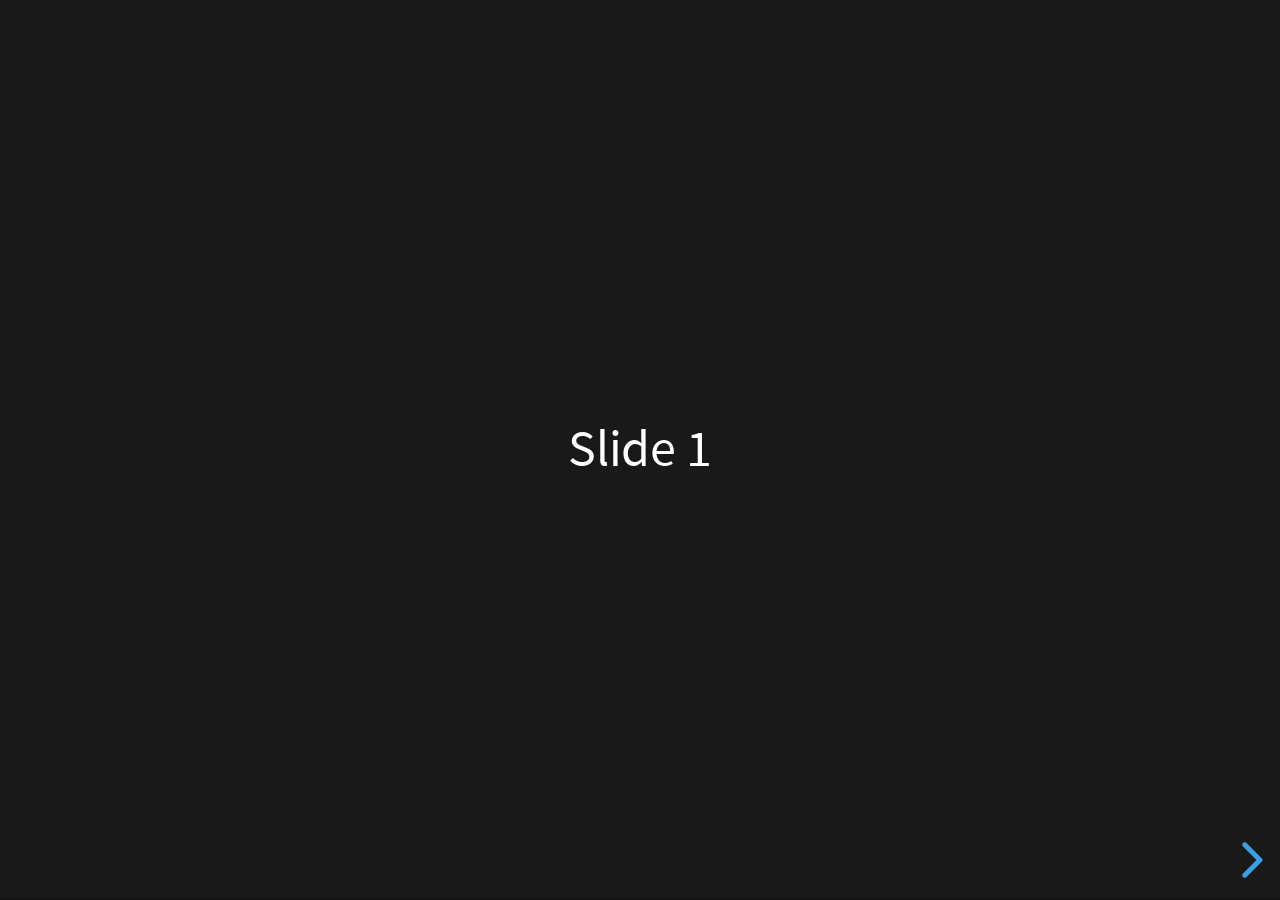
<file: revealjs/index.html>
<!doctype html>
<html lang="en">
	<head>
		<meta charset="utf-8">
		<meta name="viewport" content="width=device-width, initial-scale=1.0, maximum-scale=1.0, user-scalable=no">

		<title>reveal.js</title>

		<link rel="stylesheet" href="dist/reset.css">
		<link rel="stylesheet" href="dist/reveal.css">
		<link rel="stylesheet" href="dist/theme/black.css">

		<!-- Theme used for syntax highlighted code -->
		<link rel="stylesheet" href="plugin/highlight/monokai.css">
	</head>
	<body>
		<div class="reveal">
			<div class="slides">
				<section>Slide 1</section>
				<section>Slide 2</section>
			</div>
		</div>

		<script src="dist/reveal.js"></script>
		<script src="plugin/notes/notes.js"></script>
		<script src="plugin/markdown/markdown.js"></script>
		<script src="plugin/highlight/highlight.js"></script>
		<script>
			// More info about initialization & config:
			// - https://revealjs.com/initialization/
			// - https://revealjs.com/config/
			Reveal.initialize({
				hash: true,

				// Learn about plugins: https://revealjs.com/plugins/
				plugins: [ RevealMarkdown, RevealHighlight, RevealNotes ]
			});
		</script>
	</body>
</html>
</file>
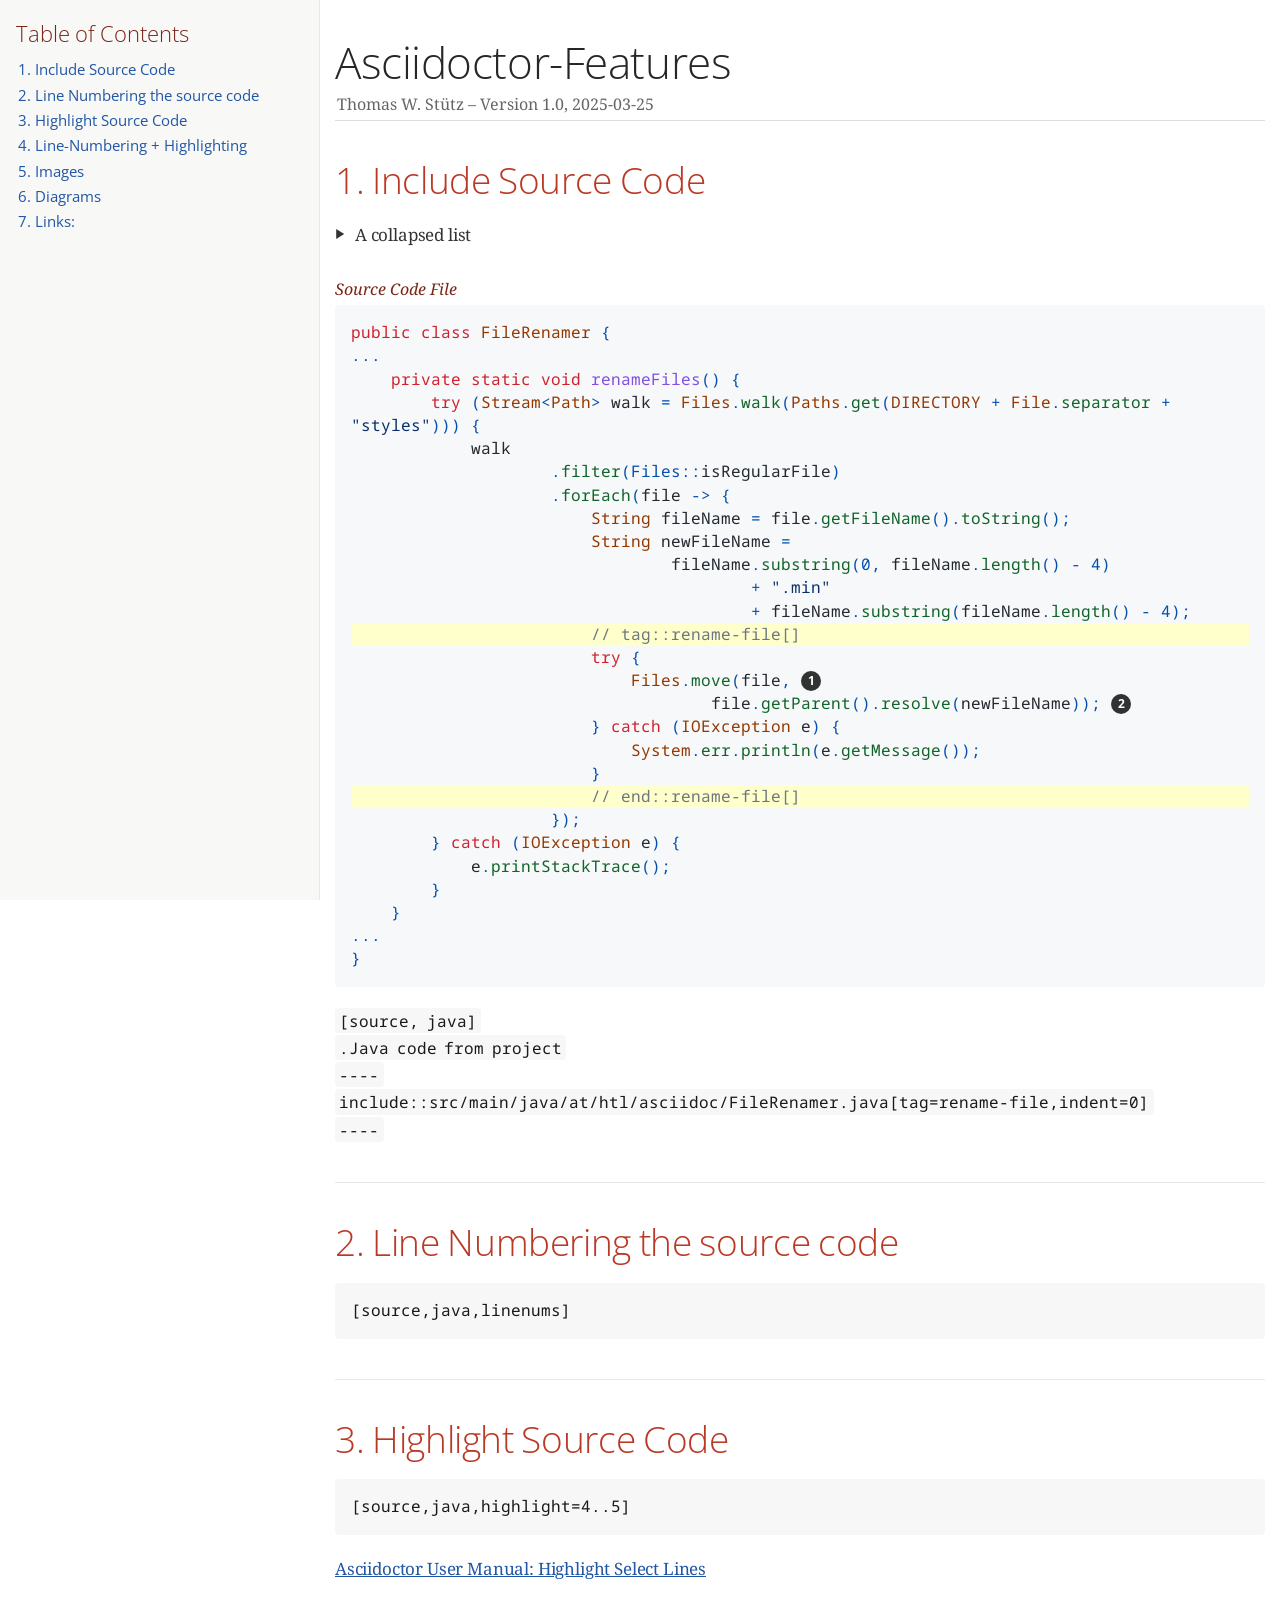
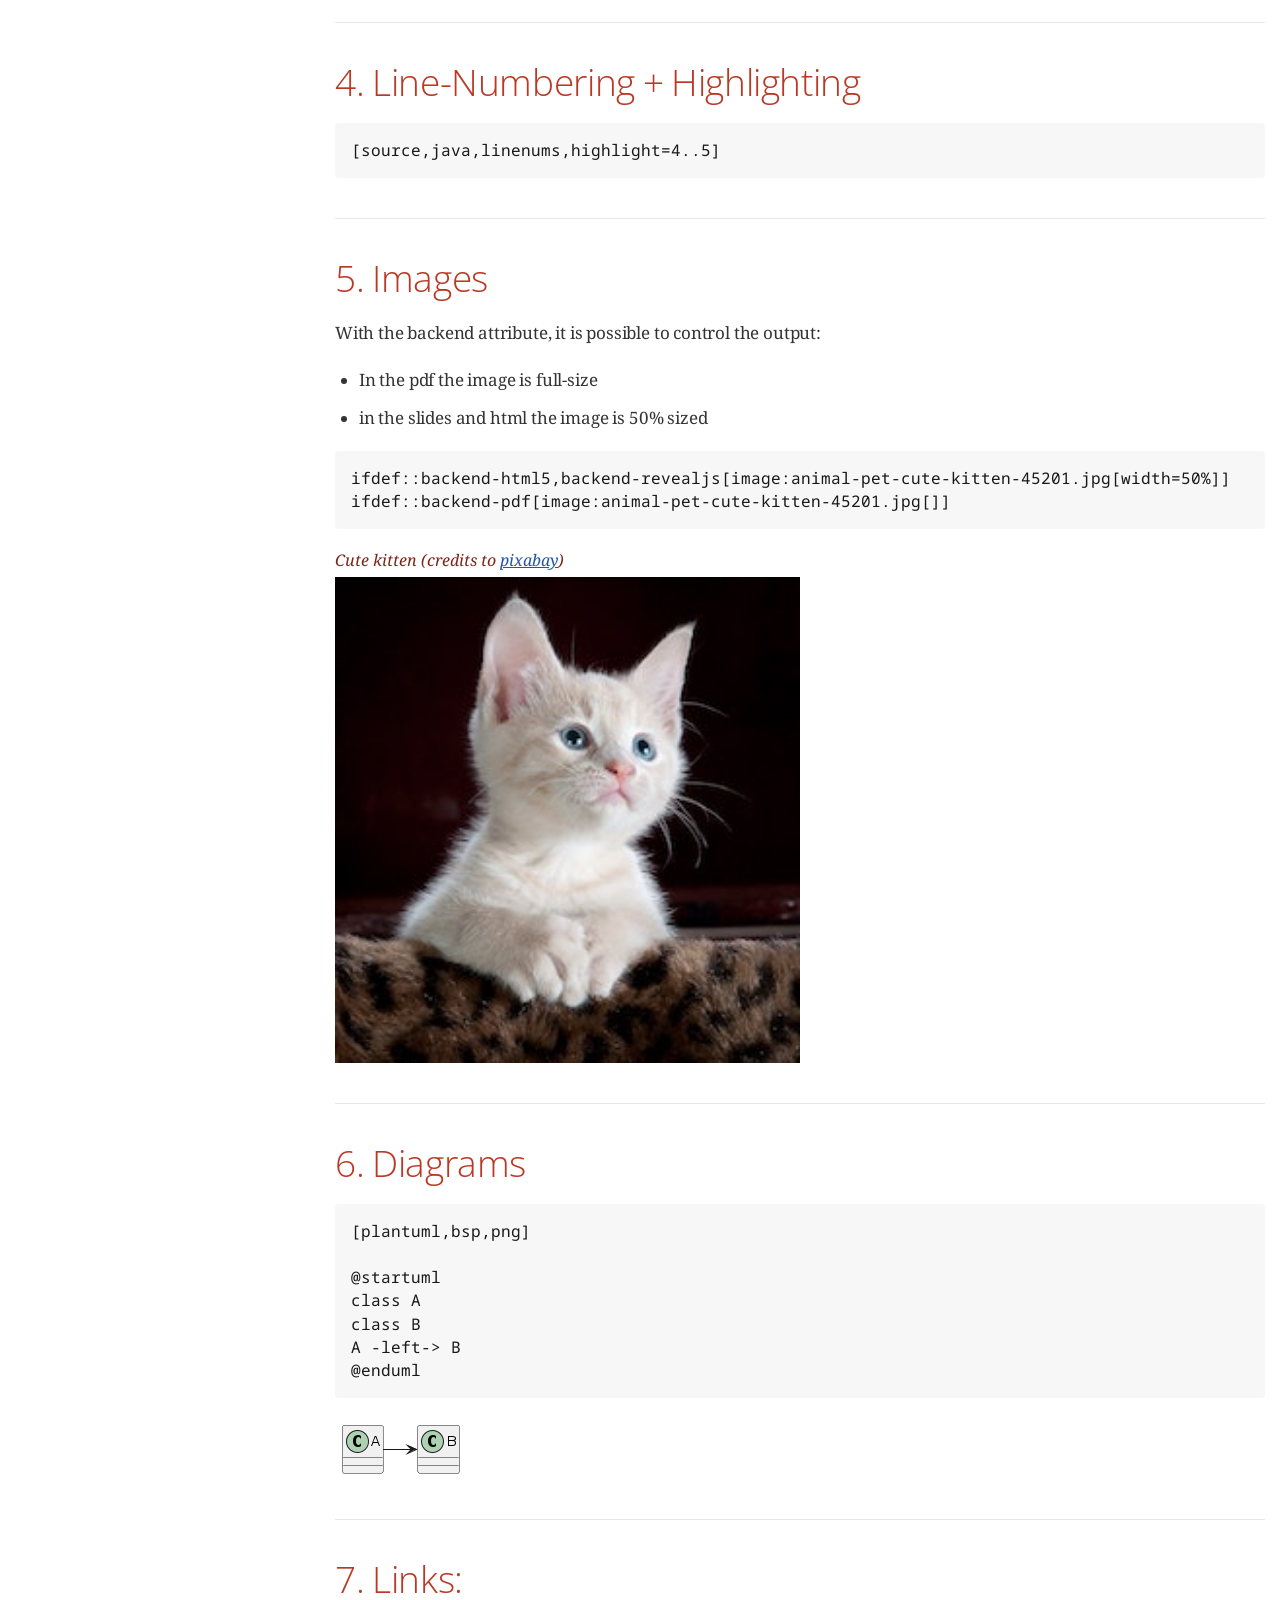
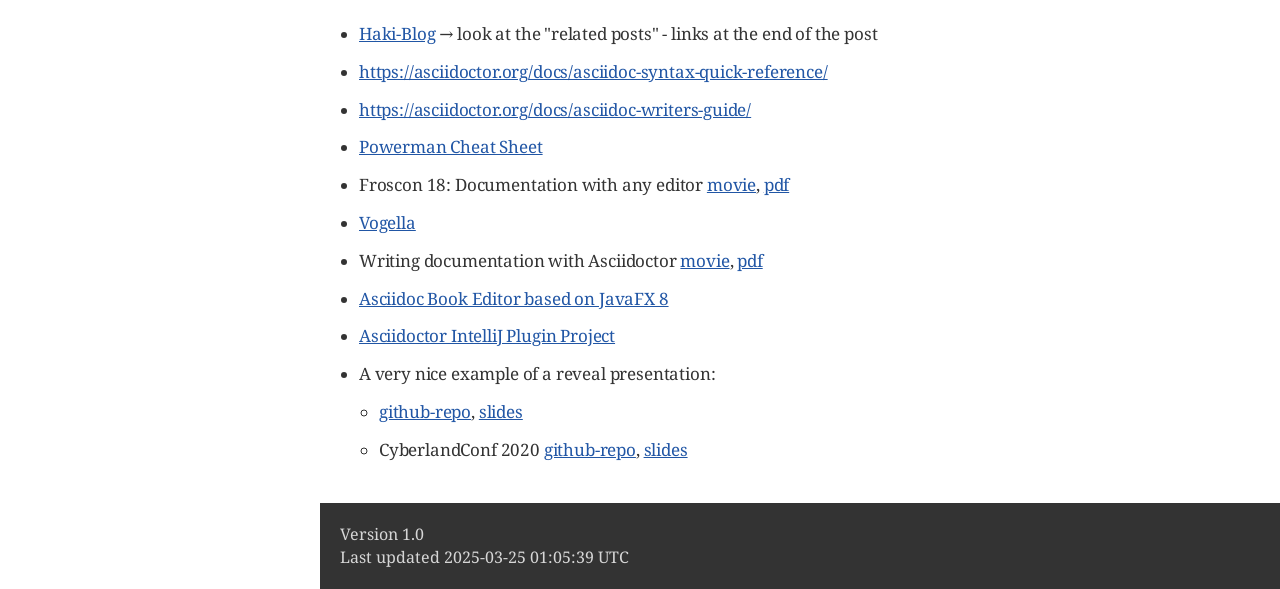
<file: docs/demo.html>
<!DOCTYPE html>
<html lang="en">
<head>
<meta charset="UTF-8">
<meta http-equiv="X-UA-Compatible" content="IE=edge">
<meta name="viewport" content="width=device-width, initial-scale=1.0">
<meta name="generator" content="Asciidoctor 2.0.20">
<meta name="author" content="Thomas W. Stütz">
<link rel="icon" type="image/png" href="themes/favicon.png">
<title>Asciidoctor-Features</title>
<link rel="stylesheet" href="https://fonts.googleapis.com/css?family=Open+Sans:300,300italic,400,400italic,600,600italic%7CNoto+Serif:400,400italic,700,700italic%7CDroid+Sans+Mono:400,700">
<style>
/*! Asciidoctor default stylesheet | MIT License | https://asciidoctor.org */
/* Uncomment the following line when using as a custom stylesheet */
/* @import "https://fonts.googleapis.com/css?family=Open+Sans:300,300italic,400,400italic,600,600italic%7CNoto+Serif:400,400italic,700,700italic%7CDroid+Sans+Mono:400,700"; */
html{font-family:sans-serif;-webkit-text-size-adjust:100%}
a{background:none}
a:focus{outline:thin dotted}
a:active,a:hover{outline:0}
h1{font-size:2em;margin:.67em 0}
b,strong{font-weight:bold}
abbr{font-size:.9em}
abbr[title]{cursor:help;border-bottom:1px dotted #dddddf;text-decoration:none}
dfn{font-style:italic}
hr{height:0}
mark{background:#ff0;color:#000}
code,kbd,pre,samp{font-family:monospace;font-size:1em}
pre{white-space:pre-wrap}
q{quotes:"\201C" "\201D" "\2018" "\2019"}
small{font-size:80%}
sub,sup{font-size:75%;line-height:0;position:relative;vertical-align:baseline}
sup{top:-.5em}
sub{bottom:-.25em}
img{border:0}
svg:not(:root){overflow:hidden}
figure{margin:0}
audio,video{display:inline-block}
audio:not([controls]){display:none;height:0}
fieldset{border:1px solid silver;margin:0 2px;padding:.35em .625em .75em}
legend{border:0;padding:0}
button,input,select,textarea{font-family:inherit;font-size:100%;margin:0}
button,input{line-height:normal}
button,select{text-transform:none}
button,html input[type=button],input[type=reset],input[type=submit]{-webkit-appearance:button;cursor:pointer}
button[disabled],html input[disabled]{cursor:default}
input[type=checkbox],input[type=radio]{padding:0}
button::-moz-focus-inner,input::-moz-focus-inner{border:0;padding:0}
textarea{overflow:auto;vertical-align:top}
table{border-collapse:collapse;border-spacing:0}
*,::before,::after{box-sizing:border-box}
html,body{font-size:100%}
body{background:#fff;color:rgba(0,0,0,.8);padding:0;margin:0;font-family:"Noto Serif","DejaVu Serif",serif;line-height:1;position:relative;cursor:auto;-moz-tab-size:4;-o-tab-size:4;tab-size:4;word-wrap:anywhere;-moz-osx-font-smoothing:grayscale;-webkit-font-smoothing:antialiased}
a:hover{cursor:pointer}
img,object,embed{max-width:100%;height:auto}
object,embed{height:100%}
img{-ms-interpolation-mode:bicubic}
.left{float:left!important}
.right{float:right!important}
.text-left{text-align:left!important}
.text-right{text-align:right!important}
.text-center{text-align:center!important}
.text-justify{text-align:justify!important}
.hide{display:none}
img,object,svg{display:inline-block;vertical-align:middle}
textarea{height:auto;min-height:50px}
select{width:100%}
.subheader,.admonitionblock td.content>.title,.audioblock>.title,.exampleblock>.title,.imageblock>.title,.listingblock>.title,.literalblock>.title,.stemblock>.title,.openblock>.title,.paragraph>.title,.quoteblock>.title,table.tableblock>.title,.verseblock>.title,.videoblock>.title,.dlist>.title,.olist>.title,.ulist>.title,.qlist>.title,.hdlist>.title{line-height:1.45;color:#7a2518;font-weight:400;margin-top:0;margin-bottom:.25em}
div,dl,dt,dd,ul,ol,li,h1,h2,h3,#toctitle,.sidebarblock>.content>.title,h4,h5,h6,pre,form,p,blockquote,th,td{margin:0;padding:0}
a{color:#2156a5;text-decoration:underline;line-height:inherit}
a:hover,a:focus{color:#1d4b8f}
a img{border:0}
p{line-height:1.6;margin-bottom:1.25em;text-rendering:optimizeLegibility}
p aside{font-size:.875em;line-height:1.35;font-style:italic}
h1,h2,h3,#toctitle,.sidebarblock>.content>.title,h4,h5,h6{font-family:"Open Sans","DejaVu Sans",sans-serif;font-weight:300;font-style:normal;color:#ba3925;text-rendering:optimizeLegibility;margin-top:1em;margin-bottom:.5em;line-height:1.0125em}
h1 small,h2 small,h3 small,#toctitle small,.sidebarblock>.content>.title small,h4 small,h5 small,h6 small{font-size:60%;color:#e99b8f;line-height:0}
h1{font-size:2.125em}
h2{font-size:1.6875em}
h3,#toctitle,.sidebarblock>.content>.title{font-size:1.375em}
h4,h5{font-size:1.125em}
h6{font-size:1em}
hr{border:solid #dddddf;border-width:1px 0 0;clear:both;margin:1.25em 0 1.1875em}
em,i{font-style:italic;line-height:inherit}
strong,b{font-weight:bold;line-height:inherit}
small{font-size:60%;line-height:inherit}
code{font-family:"Droid Sans Mono","DejaVu Sans Mono",monospace;font-weight:400;color:rgba(0,0,0,.9)}
ul,ol,dl{line-height:1.6;margin-bottom:1.25em;list-style-position:outside;font-family:inherit}
ul,ol{margin-left:1.5em}
ul li ul,ul li ol{margin-left:1.25em;margin-bottom:0}
ul.circle{list-style-type:circle}
ul.disc{list-style-type:disc}
ul.square{list-style-type:square}
ul.circle ul:not([class]),ul.disc ul:not([class]),ul.square ul:not([class]){list-style:inherit}
ol li ul,ol li ol{margin-left:1.25em;margin-bottom:0}
dl dt{margin-bottom:.3125em;font-weight:bold}
dl dd{margin-bottom:1.25em}
blockquote{margin:0 0 1.25em;padding:.5625em 1.25em 0 1.1875em;border-left:1px solid #ddd}
blockquote,blockquote p{line-height:1.6;color:rgba(0,0,0,.85)}
@media screen and (min-width:768px){h1,h2,h3,#toctitle,.sidebarblock>.content>.title,h4,h5,h6{line-height:1.2}
h1{font-size:2.75em}
h2{font-size:2.3125em}
h3,#toctitle,.sidebarblock>.content>.title{font-size:1.6875em}
h4{font-size:1.4375em}}
table{background:#fff;margin-bottom:1.25em;border:1px solid #dedede;word-wrap:normal}
table thead,table tfoot{background:#f7f8f7}
table thead tr th,table thead tr td,table tfoot tr th,table tfoot tr td{padding:.5em .625em .625em;font-size:inherit;color:rgba(0,0,0,.8);text-align:left}
table tr th,table tr td{padding:.5625em .625em;font-size:inherit;color:rgba(0,0,0,.8)}
table tr.even,table tr.alt{background:#f8f8f7}
table thead tr th,table tfoot tr th,table tbody tr td,table tr td,table tfoot tr td{line-height:1.6}
h1,h2,h3,#toctitle,.sidebarblock>.content>.title,h4,h5,h6{line-height:1.2;word-spacing:-.05em}
h1 strong,h2 strong,h3 strong,#toctitle strong,.sidebarblock>.content>.title strong,h4 strong,h5 strong,h6 strong{font-weight:400}
.center{margin-left:auto;margin-right:auto}
.stretch{width:100%}
.clearfix::before,.clearfix::after,.float-group::before,.float-group::after{content:" ";display:table}
.clearfix::after,.float-group::after{clear:both}
:not(pre).nobreak{word-wrap:normal}
:not(pre).nowrap{white-space:nowrap}
:not(pre).pre-wrap{white-space:pre-wrap}
:not(pre):not([class^=L])>code{font-size:.9375em;font-style:normal!important;letter-spacing:0;padding:.1em .5ex;word-spacing:-.15em;background:#f7f7f8;border-radius:4px;line-height:1.45;text-rendering:optimizeSpeed}
pre{color:rgba(0,0,0,.9);font-family:"Droid Sans Mono","DejaVu Sans Mono",monospace;line-height:1.45;text-rendering:optimizeSpeed}
pre code,pre pre{color:inherit;font-size:inherit;line-height:inherit}
pre>code{display:block}
pre.nowrap,pre.nowrap pre{white-space:pre;word-wrap:normal}
em em{font-style:normal}
strong strong{font-weight:400}
.keyseq{color:rgba(51,51,51,.8)}
kbd{font-family:"Droid Sans Mono","DejaVu Sans Mono",monospace;display:inline-block;color:rgba(0,0,0,.8);font-size:.65em;line-height:1.45;background:#f7f7f7;border:1px solid #ccc;border-radius:3px;box-shadow:0 1px 0 rgba(0,0,0,.2),inset 0 0 0 .1em #fff;margin:0 .15em;padding:.2em .5em;vertical-align:middle;position:relative;top:-.1em;white-space:nowrap}
.keyseq kbd:first-child{margin-left:0}
.keyseq kbd:last-child{margin-right:0}
.menuseq,.menuref{color:#000}
.menuseq b:not(.caret),.menuref{font-weight:inherit}
.menuseq{word-spacing:-.02em}
.menuseq b.caret{font-size:1.25em;line-height:.8}
.menuseq i.caret{font-weight:bold;text-align:center;width:.45em}
b.button::before,b.button::after{position:relative;top:-1px;font-weight:400}
b.button::before{content:"[";padding:0 3px 0 2px}
b.button::after{content:"]";padding:0 2px 0 3px}
p a>code:hover{color:rgba(0,0,0,.9)}
#header,#content,#footnotes,#footer{width:100%;margin:0 auto;max-width:62.5em;*zoom:1;position:relative;padding-left:.9375em;padding-right:.9375em}
#header::before,#header::after,#content::before,#content::after,#footnotes::before,#footnotes::after,#footer::before,#footer::after{content:" ";display:table}
#header::after,#content::after,#footnotes::after,#footer::after{clear:both}
#content{margin-top:1.25em}
#content::before{content:none}
#header>h1:first-child{color:rgba(0,0,0,.85);margin-top:2.25rem;margin-bottom:0}
#header>h1:first-child+#toc{margin-top:8px;border-top:1px solid #dddddf}
#header>h1:only-child,body.toc2 #header>h1:nth-last-child(2){border-bottom:1px solid #dddddf;padding-bottom:8px}
#header .details{border-bottom:1px solid #dddddf;line-height:1.45;padding-top:.25em;padding-bottom:.25em;padding-left:.25em;color:rgba(0,0,0,.6);display:flex;flex-flow:row wrap}
#header .details span:first-child{margin-left:-.125em}
#header .details span.email a{color:rgba(0,0,0,.85)}
#header .details br{display:none}
#header .details br+span::before{content:"\00a0\2013\00a0"}
#header .details br+span.author::before{content:"\00a0\22c5\00a0";color:rgba(0,0,0,.85)}
#header .details br+span#revremark::before{content:"\00a0|\00a0"}
#header #revnumber{text-transform:capitalize}
#header #revnumber::after{content:"\00a0"}
#content>h1:first-child:not([class]){color:rgba(0,0,0,.85);border-bottom:1px solid #dddddf;padding-bottom:8px;margin-top:0;padding-top:1rem;margin-bottom:1.25rem}
#toc{border-bottom:1px solid #e7e7e9;padding-bottom:.5em}
#toc>ul{margin-left:.125em}
#toc ul.sectlevel0>li>a{font-style:italic}
#toc ul.sectlevel0 ul.sectlevel1{margin:.5em 0}
#toc ul{font-family:"Open Sans","DejaVu Sans",sans-serif;list-style-type:none}
#toc li{line-height:1.3334;margin-top:.3334em}
#toc a{text-decoration:none}
#toc a:active{text-decoration:underline}
#toctitle{color:#7a2518;font-size:1.2em}
@media screen and (min-width:768px){#toctitle{font-size:1.375em}
body.toc2{padding-left:15em;padding-right:0}
#toc.toc2{margin-top:0!important;background:#f8f8f7;position:fixed;width:15em;left:0;top:0;border-right:1px solid #e7e7e9;border-top-width:0!important;border-bottom-width:0!important;z-index:1000;padding:1.25em 1em;height:100%;overflow:auto}
#toc.toc2 #toctitle{margin-top:0;margin-bottom:.8rem;font-size:1.2em}
#toc.toc2>ul{font-size:.9em;margin-bottom:0}
#toc.toc2 ul ul{margin-left:0;padding-left:1em}
#toc.toc2 ul.sectlevel0 ul.sectlevel1{padding-left:0;margin-top:.5em;margin-bottom:.5em}
body.toc2.toc-right{padding-left:0;padding-right:15em}
body.toc2.toc-right #toc.toc2{border-right-width:0;border-left:1px solid #e7e7e9;left:auto;right:0}}
@media screen and (min-width:1280px){body.toc2{padding-left:20em;padding-right:0}
#toc.toc2{width:20em}
#toc.toc2 #toctitle{font-size:1.375em}
#toc.toc2>ul{font-size:.95em}
#toc.toc2 ul ul{padding-left:1.25em}
body.toc2.toc-right{padding-left:0;padding-right:20em}}
#content #toc{border:1px solid #e0e0dc;margin-bottom:1.25em;padding:1.25em;background:#f8f8f7;border-radius:4px}
#content #toc>:first-child{margin-top:0}
#content #toc>:last-child{margin-bottom:0}
#footer{max-width:none;background:rgba(0,0,0,.8);padding:1.25em}
#footer-text{color:hsla(0,0%,100%,.8);line-height:1.44}
#content{margin-bottom:.625em}
.sect1{padding-bottom:.625em}
@media screen and (min-width:768px){#content{margin-bottom:1.25em}
.sect1{padding-bottom:1.25em}}
.sect1:last-child{padding-bottom:0}
.sect1+.sect1{border-top:1px solid #e7e7e9}
#content h1>a.anchor,h2>a.anchor,h3>a.anchor,#toctitle>a.anchor,.sidebarblock>.content>.title>a.anchor,h4>a.anchor,h5>a.anchor,h6>a.anchor{position:absolute;z-index:1001;width:1.5ex;margin-left:-1.5ex;display:block;text-decoration:none!important;visibility:hidden;text-align:center;font-weight:400}
#content h1>a.anchor::before,h2>a.anchor::before,h3>a.anchor::before,#toctitle>a.anchor::before,.sidebarblock>.content>.title>a.anchor::before,h4>a.anchor::before,h5>a.anchor::before,h6>a.anchor::before{content:"\00A7";font-size:.85em;display:block;padding-top:.1em}
#content h1:hover>a.anchor,#content h1>a.anchor:hover,h2:hover>a.anchor,h2>a.anchor:hover,h3:hover>a.anchor,#toctitle:hover>a.anchor,.sidebarblock>.content>.title:hover>a.anchor,h3>a.anchor:hover,#toctitle>a.anchor:hover,.sidebarblock>.content>.title>a.anchor:hover,h4:hover>a.anchor,h4>a.anchor:hover,h5:hover>a.anchor,h5>a.anchor:hover,h6:hover>a.anchor,h6>a.anchor:hover{visibility:visible}
#content h1>a.link,h2>a.link,h3>a.link,#toctitle>a.link,.sidebarblock>.content>.title>a.link,h4>a.link,h5>a.link,h6>a.link{color:#ba3925;text-decoration:none}
#content h1>a.link:hover,h2>a.link:hover,h3>a.link:hover,#toctitle>a.link:hover,.sidebarblock>.content>.title>a.link:hover,h4>a.link:hover,h5>a.link:hover,h6>a.link:hover{color:#a53221}
details,.audioblock,.imageblock,.literalblock,.listingblock,.stemblock,.videoblock{margin-bottom:1.25em}
details{margin-left:1.25rem}
details>summary{cursor:pointer;display:block;position:relative;line-height:1.6;margin-bottom:.625rem;outline:none;-webkit-tap-highlight-color:transparent}
details>summary::-webkit-details-marker{display:none}
details>summary::before{content:"";border:solid transparent;border-left:solid;border-width:.3em 0 .3em .5em;position:absolute;top:.5em;left:-1.25rem;transform:translateX(15%)}
details[open]>summary::before{border:solid transparent;border-top:solid;border-width:.5em .3em 0;transform:translateY(15%)}
details>summary::after{content:"";width:1.25rem;height:1em;position:absolute;top:.3em;left:-1.25rem}
.admonitionblock td.content>.title,.audioblock>.title,.exampleblock>.title,.imageblock>.title,.listingblock>.title,.literalblock>.title,.stemblock>.title,.openblock>.title,.paragraph>.title,.quoteblock>.title,table.tableblock>.title,.verseblock>.title,.videoblock>.title,.dlist>.title,.olist>.title,.ulist>.title,.qlist>.title,.hdlist>.title{text-rendering:optimizeLegibility;text-align:left;font-family:"Noto Serif","DejaVu Serif",serif;font-size:1rem;font-style:italic}
table.tableblock.fit-content>caption.title{white-space:nowrap;width:0}
.paragraph.lead>p,#preamble>.sectionbody>[class=paragraph]:first-of-type p{font-size:1.21875em;line-height:1.6;color:rgba(0,0,0,.85)}
.admonitionblock>table{border-collapse:separate;border:0;background:none;width:100%}
.admonitionblock>table td.icon{text-align:center;width:80px}
.admonitionblock>table td.icon img{max-width:none}
.admonitionblock>table td.icon .title{font-weight:bold;font-family:"Open Sans","DejaVu Sans",sans-serif;text-transform:uppercase}
.admonitionblock>table td.content{padding-left:1.125em;padding-right:1.25em;border-left:1px solid #dddddf;color:rgba(0,0,0,.6);word-wrap:anywhere}
.admonitionblock>table td.content>:last-child>:last-child{margin-bottom:0}
.exampleblock>.content{border:1px solid #e6e6e6;margin-bottom:1.25em;padding:1.25em;background:#fff;border-radius:4px}
.sidebarblock{border:1px solid #dbdbd6;margin-bottom:1.25em;padding:1.25em;background:#f3f3f2;border-radius:4px}
.sidebarblock>.content>.title{color:#7a2518;margin-top:0;text-align:center}
.exampleblock>.content>:first-child,.sidebarblock>.content>:first-child{margin-top:0}
.exampleblock>.content>:last-child,.exampleblock>.content>:last-child>:last-child,.exampleblock>.content .olist>ol>li:last-child>:last-child,.exampleblock>.content .ulist>ul>li:last-child>:last-child,.exampleblock>.content .qlist>ol>li:last-child>:last-child,.sidebarblock>.content>:last-child,.sidebarblock>.content>:last-child>:last-child,.sidebarblock>.content .olist>ol>li:last-child>:last-child,.sidebarblock>.content .ulist>ul>li:last-child>:last-child,.sidebarblock>.content .qlist>ol>li:last-child>:last-child{margin-bottom:0}
.literalblock pre,.listingblock>.content>pre{border-radius:4px;overflow-x:auto;padding:1em;font-size:.8125em}
@media screen and (min-width:768px){.literalblock pre,.listingblock>.content>pre{font-size:.90625em}}
@media screen and (min-width:1280px){.literalblock pre,.listingblock>.content>pre{font-size:1em}}
.literalblock pre,.listingblock>.content>pre:not(.highlight),.listingblock>.content>pre[class=highlight],.listingblock>.content>pre[class^="highlight "]{background:#f7f7f8}
.literalblock.output pre{color:#f7f7f8;background:rgba(0,0,0,.9)}
.listingblock>.content{position:relative}
.listingblock code[data-lang]::before{display:none;content:attr(data-lang);position:absolute;font-size:.75em;top:.425rem;right:.5rem;line-height:1;text-transform:uppercase;color:inherit;opacity:.5}
.listingblock:hover code[data-lang]::before{display:block}
.listingblock.terminal pre .command::before{content:attr(data-prompt);padding-right:.5em;color:inherit;opacity:.5}
.listingblock.terminal pre .command:not([data-prompt])::before{content:"$"}
.listingblock pre.highlightjs{padding:0}
.listingblock pre.highlightjs>code{padding:1em;border-radius:4px}
.listingblock pre.prettyprint{border-width:0}
.prettyprint{background:#f7f7f8}
pre.prettyprint .linenums{line-height:1.45;margin-left:2em}
pre.prettyprint li{background:none;list-style-type:inherit;padding-left:0}
pre.prettyprint li code[data-lang]::before{opacity:1}
pre.prettyprint li:not(:first-child) code[data-lang]::before{display:none}
table.linenotable{border-collapse:separate;border:0;margin-bottom:0;background:none}
table.linenotable td[class]{color:inherit;vertical-align:top;padding:0;line-height:inherit;white-space:normal}
table.linenotable td.code{padding-left:.75em}
table.linenotable td.linenos,pre.pygments .linenos{border-right:1px solid;opacity:.35;padding-right:.5em;-webkit-user-select:none;-moz-user-select:none;-ms-user-select:none;user-select:none}
pre.pygments span.linenos{display:inline-block;margin-right:.75em}
.quoteblock{margin:0 1em 1.25em 1.5em;display:table}
.quoteblock:not(.excerpt)>.title{margin-left:-1.5em;margin-bottom:.75em}
.quoteblock blockquote,.quoteblock p{color:rgba(0,0,0,.85);font-size:1.15rem;line-height:1.75;word-spacing:.1em;letter-spacing:0;font-style:italic;text-align:justify}
.quoteblock blockquote{margin:0;padding:0;border:0}
.quoteblock blockquote::before{content:"\201c";float:left;font-size:2.75em;font-weight:bold;line-height:.6em;margin-left:-.6em;color:#7a2518;text-shadow:0 1px 2px rgba(0,0,0,.1)}
.quoteblock blockquote>.paragraph:last-child p{margin-bottom:0}
.quoteblock .attribution{margin-top:.75em;margin-right:.5ex;text-align:right}
.verseblock{margin:0 1em 1.25em}
.verseblock pre{font-family:"Open Sans","DejaVu Sans",sans-serif;font-size:1.15rem;color:rgba(0,0,0,.85);font-weight:300;text-rendering:optimizeLegibility}
.verseblock pre strong{font-weight:400}
.verseblock .attribution{margin-top:1.25rem;margin-left:.5ex}
.quoteblock .attribution,.verseblock .attribution{font-size:.9375em;line-height:1.45;font-style:italic}
.quoteblock .attribution br,.verseblock .attribution br{display:none}
.quoteblock .attribution cite,.verseblock .attribution cite{display:block;letter-spacing:-.025em;color:rgba(0,0,0,.6)}
.quoteblock.abstract blockquote::before,.quoteblock.excerpt blockquote::before,.quoteblock .quoteblock blockquote::before{display:none}
.quoteblock.abstract blockquote,.quoteblock.abstract p,.quoteblock.excerpt blockquote,.quoteblock.excerpt p,.quoteblock .quoteblock blockquote,.quoteblock .quoteblock p{line-height:1.6;word-spacing:0}
.quoteblock.abstract{margin:0 1em 1.25em;display:block}
.quoteblock.abstract>.title{margin:0 0 .375em;font-size:1.15em;text-align:center}
.quoteblock.excerpt>blockquote,.quoteblock .quoteblock{padding:0 0 .25em 1em;border-left:.25em solid #dddddf}
.quoteblock.excerpt,.quoteblock .quoteblock{margin-left:0}
.quoteblock.excerpt blockquote,.quoteblock.excerpt p,.quoteblock .quoteblock blockquote,.quoteblock .quoteblock p{color:inherit;font-size:1.0625rem}
.quoteblock.excerpt .attribution,.quoteblock .quoteblock .attribution{color:inherit;font-size:.85rem;text-align:left;margin-right:0}
p.tableblock:last-child{margin-bottom:0}
td.tableblock>.content{margin-bottom:1.25em;word-wrap:anywhere}
td.tableblock>.content>:last-child{margin-bottom:-1.25em}
table.tableblock,th.tableblock,td.tableblock{border:0 solid #dedede}
table.grid-all>*>tr>*{border-width:1px}
table.grid-cols>*>tr>*{border-width:0 1px}
table.grid-rows>*>tr>*{border-width:1px 0}
table.frame-all{border-width:1px}
table.frame-ends{border-width:1px 0}
table.frame-sides{border-width:0 1px}
table.frame-none>colgroup+*>:first-child>*,table.frame-sides>colgroup+*>:first-child>*{border-top-width:0}
table.frame-none>:last-child>:last-child>*,table.frame-sides>:last-child>:last-child>*{border-bottom-width:0}
table.frame-none>*>tr>:first-child,table.frame-ends>*>tr>:first-child{border-left-width:0}
table.frame-none>*>tr>:last-child,table.frame-ends>*>tr>:last-child{border-right-width:0}
table.stripes-all>*>tr,table.stripes-odd>*>tr:nth-of-type(odd),table.stripes-even>*>tr:nth-of-type(even),table.stripes-hover>*>tr:hover{background:#f8f8f7}
th.halign-left,td.halign-left{text-align:left}
th.halign-right,td.halign-right{text-align:right}
th.halign-center,td.halign-center{text-align:center}
th.valign-top,td.valign-top{vertical-align:top}
th.valign-bottom,td.valign-bottom{vertical-align:bottom}
th.valign-middle,td.valign-middle{vertical-align:middle}
table thead th,table tfoot th{font-weight:bold}
tbody tr th{background:#f7f8f7}
tbody tr th,tbody tr th p,tfoot tr th,tfoot tr th p{color:rgba(0,0,0,.8);font-weight:bold}
p.tableblock>code:only-child{background:none;padding:0}
p.tableblock{font-size:1em}
ol{margin-left:1.75em}
ul li ol{margin-left:1.5em}
dl dd{margin-left:1.125em}
dl dd:last-child,dl dd:last-child>:last-child{margin-bottom:0}
li p,ul dd,ol dd,.olist .olist,.ulist .ulist,.ulist .olist,.olist .ulist{margin-bottom:.625em}
ul.checklist,ul.none,ol.none,ul.no-bullet,ol.no-bullet,ol.unnumbered,ul.unstyled,ol.unstyled{list-style-type:none}
ul.no-bullet,ol.no-bullet,ol.unnumbered{margin-left:.625em}
ul.unstyled,ol.unstyled{margin-left:0}
li>p:empty:only-child::before{content:"";display:inline-block}
ul.checklist>li>p:first-child{margin-left:-1em}
ul.checklist>li>p:first-child>.fa-square-o:first-child,ul.checklist>li>p:first-child>.fa-check-square-o:first-child{width:1.25em;font-size:.8em;position:relative;bottom:.125em}
ul.checklist>li>p:first-child>input[type=checkbox]:first-child{margin-right:.25em}
ul.inline{display:flex;flex-flow:row wrap;list-style:none;margin:0 0 .625em -1.25em}
ul.inline>li{margin-left:1.25em}
.unstyled dl dt{font-weight:400;font-style:normal}
ol.arabic{list-style-type:decimal}
ol.decimal{list-style-type:decimal-leading-zero}
ol.loweralpha{list-style-type:lower-alpha}
ol.upperalpha{list-style-type:upper-alpha}
ol.lowerroman{list-style-type:lower-roman}
ol.upperroman{list-style-type:upper-roman}
ol.lowergreek{list-style-type:lower-greek}
.hdlist>table,.colist>table{border:0;background:none}
.hdlist>table>tbody>tr,.colist>table>tbody>tr{background:none}
td.hdlist1,td.hdlist2{vertical-align:top;padding:0 .625em}
td.hdlist1{font-weight:bold;padding-bottom:1.25em}
td.hdlist2{word-wrap:anywhere}
.literalblock+.colist,.listingblock+.colist{margin-top:-.5em}
.colist td:not([class]):first-child{padding:.4em .75em 0;line-height:1;vertical-align:top}
.colist td:not([class]):first-child img{max-width:none}
.colist td:not([class]):last-child{padding:.25em 0}
.thumb,.th{line-height:0;display:inline-block;border:4px solid #fff;box-shadow:0 0 0 1px #ddd}
.imageblock.left{margin:.25em .625em 1.25em 0}
.imageblock.right{margin:.25em 0 1.25em .625em}
.imageblock>.title{margin-bottom:0}
.imageblock.thumb,.imageblock.th{border-width:6px}
.imageblock.thumb>.title,.imageblock.th>.title{padding:0 .125em}
.image.left,.image.right{margin-top:.25em;margin-bottom:.25em;display:inline-block;line-height:0}
.image.left{margin-right:.625em}
.image.right{margin-left:.625em}
a.image{text-decoration:none;display:inline-block}
a.image object{pointer-events:none}
sup.footnote,sup.footnoteref{font-size:.875em;position:static;vertical-align:super}
sup.footnote a,sup.footnoteref a{text-decoration:none}
sup.footnote a:active,sup.footnoteref a:active{text-decoration:underline}
#footnotes{padding-top:.75em;padding-bottom:.75em;margin-bottom:.625em}
#footnotes hr{width:20%;min-width:6.25em;margin:-.25em 0 .75em;border-width:1px 0 0}
#footnotes .footnote{padding:0 .375em 0 .225em;line-height:1.3334;font-size:.875em;margin-left:1.2em;margin-bottom:.2em}
#footnotes .footnote a:first-of-type{font-weight:bold;text-decoration:none;margin-left:-1.05em}
#footnotes .footnote:last-of-type{margin-bottom:0}
#content #footnotes{margin-top:-.625em;margin-bottom:0;padding:.75em 0}
div.unbreakable{page-break-inside:avoid}
.big{font-size:larger}
.small{font-size:smaller}
.underline{text-decoration:underline}
.overline{text-decoration:overline}
.line-through{text-decoration:line-through}
.aqua{color:#00bfbf}
.aqua-background{background:#00fafa}
.black{color:#000}
.black-background{background:#000}
.blue{color:#0000bf}
.blue-background{background:#0000fa}
.fuchsia{color:#bf00bf}
.fuchsia-background{background:#fa00fa}
.gray{color:#606060}
.gray-background{background:#7d7d7d}
.green{color:#006000}
.green-background{background:#007d00}
.lime{color:#00bf00}
.lime-background{background:#00fa00}
.maroon{color:#600000}
.maroon-background{background:#7d0000}
.navy{color:#000060}
.navy-background{background:#00007d}
.olive{color:#606000}
.olive-background{background:#7d7d00}
.purple{color:#600060}
.purple-background{background:#7d007d}
.red{color:#bf0000}
.red-background{background:#fa0000}
.silver{color:#909090}
.silver-background{background:#bcbcbc}
.teal{color:#006060}
.teal-background{background:#007d7d}
.white{color:#bfbfbf}
.white-background{background:#fafafa}
.yellow{color:#bfbf00}
.yellow-background{background:#fafa00}
span.icon>.fa{cursor:default}
a span.icon>.fa{cursor:inherit}
.admonitionblock td.icon [class^="fa icon-"]{font-size:2.5em;text-shadow:1px 1px 2px rgba(0,0,0,.5);cursor:default}
.admonitionblock td.icon .icon-note::before{content:"\f05a";color:#19407c}
.admonitionblock td.icon .icon-tip::before{content:"\f0eb";text-shadow:1px 1px 2px rgba(155,155,0,.8);color:#111}
.admonitionblock td.icon .icon-warning::before{content:"\f071";color:#bf6900}
.admonitionblock td.icon .icon-caution::before{content:"\f06d";color:#bf3400}
.admonitionblock td.icon .icon-important::before{content:"\f06a";color:#bf0000}
.conum[data-value]{display:inline-block;color:#fff!important;background:rgba(0,0,0,.8);border-radius:50%;text-align:center;font-size:.75em;width:1.67em;height:1.67em;line-height:1.67em;font-family:"Open Sans","DejaVu Sans",sans-serif;font-style:normal;font-weight:bold}
.conum[data-value] *{color:#fff!important}
.conum[data-value]+b{display:none}
.conum[data-value]::after{content:attr(data-value)}
pre .conum[data-value]{position:relative;top:-.125em}
b.conum *{color:inherit!important}
.conum:not([data-value]):empty{display:none}
dt,th.tableblock,td.content,div.footnote{text-rendering:optimizeLegibility}
h1,h2,p,td.content,span.alt,summary{letter-spacing:-.01em}
p strong,td.content strong,div.footnote strong{letter-spacing:-.005em}
p,blockquote,dt,td.content,td.hdlist1,span.alt,summary{font-size:1.0625rem}
p{margin-bottom:1.25rem}
.sidebarblock p,.sidebarblock dt,.sidebarblock td.content,p.tableblock{font-size:1em}
.exampleblock>.content{background:#fffef7;border-color:#e0e0dc;box-shadow:0 1px 4px #e0e0dc}
.print-only{display:none!important}
@page{margin:1.25cm .75cm}
@media print{*{box-shadow:none!important;text-shadow:none!important}
html{font-size:80%}
a{color:inherit!important;text-decoration:underline!important}
a.bare,a[href^="#"],a[href^="mailto:"]{text-decoration:none!important}
a[href^="http:"]:not(.bare)::after,a[href^="https:"]:not(.bare)::after{content:"(" attr(href) ")";display:inline-block;font-size:.875em;padding-left:.25em}
abbr[title]{border-bottom:1px dotted}
abbr[title]::after{content:" (" attr(title) ")"}
pre,blockquote,tr,img,object,svg{page-break-inside:avoid}
thead{display:table-header-group}
svg{max-width:100%}
p,blockquote,dt,td.content{font-size:1em;orphans:3;widows:3}
h2,h3,#toctitle,.sidebarblock>.content>.title{page-break-after:avoid}
#header,#content,#footnotes,#footer{max-width:none}
#toc,.sidebarblock,.exampleblock>.content{background:none!important}
#toc{border-bottom:1px solid #dddddf!important;padding-bottom:0!important}
body.book #header{text-align:center}
body.book #header>h1:first-child{border:0!important;margin:2.5em 0 1em}
body.book #header .details{border:0!important;display:block;padding:0!important}
body.book #header .details span:first-child{margin-left:0!important}
body.book #header .details br{display:block}
body.book #header .details br+span::before{content:none!important}
body.book #toc{border:0!important;text-align:left!important;padding:0!important;margin:0!important}
body.book #toc,body.book #preamble,body.book h1.sect0,body.book .sect1>h2{page-break-before:always}
.listingblock code[data-lang]::before{display:block}
#footer{padding:0 .9375em}
.hide-on-print{display:none!important}
.print-only{display:block!important}
.hide-for-print{display:none!important}
.show-for-print{display:inherit!important}}
@media amzn-kf8,print{#header>h1:first-child{margin-top:1.25rem}
.sect1{padding:0!important}
.sect1+.sect1{border:0}
#footer{background:none}
#footer-text{color:rgba(0,0,0,.6);font-size:.9em}}
@media amzn-kf8{#header,#content,#footnotes,#footer{padding:0}}
</style>
<link rel="stylesheet" href="https://cdnjs.cloudflare.com/ajax/libs/font-awesome/4.7.0/css/font-awesome.min.css">
<style>
pre.rouge table td { padding: 5px; }
pre.rouge table pre { margin: 0; }
pre.rouge, pre.rouge .w {
  color: #24292f;
  background-color: #f6f8fa;
}
pre.rouge .k, pre.rouge .kd, pre.rouge .kn, pre.rouge .kp, pre.rouge .kr, pre.rouge .kt, pre.rouge .kv {
  color: #cf222e;
}
pre.rouge .gr {
  color: #f6f8fa;
}
pre.rouge .gd {
  color: #82071e;
  background-color: #ffebe9;
}
pre.rouge .nb {
  color: #953800;
}
pre.rouge .nc {
  color: #953800;
}
pre.rouge .no {
  color: #953800;
}
pre.rouge .nn {
  color: #953800;
}
pre.rouge .sr {
  color: #116329;
}
pre.rouge .na {
  color: #116329;
}
pre.rouge .nt {
  color: #116329;
}
pre.rouge .gi {
  color: #116329;
  background-color: #dafbe1;
}
pre.rouge .kc {
  color: #0550ae;
}
pre.rouge .l, pre.rouge .ld, pre.rouge .m, pre.rouge .mb, pre.rouge .mf, pre.rouge .mh, pre.rouge .mi, pre.rouge .il, pre.rouge .mo, pre.rouge .mx {
  color: #0550ae;
}
pre.rouge .sb {
  color: #0550ae;
}
pre.rouge .bp {
  color: #0550ae;
}
pre.rouge .ne {
  color: #0550ae;
}
pre.rouge .nl {
  color: #0550ae;
}
pre.rouge .py {
  color: #0550ae;
}
pre.rouge .nv, pre.rouge .vc, pre.rouge .vg, pre.rouge .vi, pre.rouge .vm {
  color: #0550ae;
}
pre.rouge .o, pre.rouge .ow {
  color: #0550ae;
}
pre.rouge .gh {
  color: #0550ae;
  font-weight: bold;
}
pre.rouge .gu {
  color: #0550ae;
  font-weight: bold;
}
pre.rouge .s, pre.rouge .sa, pre.rouge .sc, pre.rouge .dl, pre.rouge .sd, pre.rouge .s2, pre.rouge .se, pre.rouge .sh, pre.rouge .sx, pre.rouge .s1, pre.rouge .ss {
  color: #0a3069;
}
pre.rouge .nd {
  color: #8250df;
}
pre.rouge .nf, pre.rouge .fm {
  color: #8250df;
}
pre.rouge .err {
  color: #f6f8fa;
  background-color: #82071e;
}
pre.rouge .c, pre.rouge .ch, pre.rouge .cd, pre.rouge .cm, pre.rouge .cp, pre.rouge .cpf, pre.rouge .c1, pre.rouge .cs {
  color: #6e7781;
}
pre.rouge .gl {
  color: #6e7781;
}
pre.rouge .gt {
  color: #6e7781;
}
pre.rouge .ni {
  color: #24292f;
}
pre.rouge .si {
  color: #24292f;
}
pre.rouge .ge {
  color: #24292f;
  font-style: italic;
}
pre.rouge .gs {
  color: #24292f;
  font-weight: bold;
}
</style>
<style>
    pre.rouge .hll {
        background-color: #ffc;
        display: block;
    }
    pre.rouge .hll * {
        background-color: initial;
    }
</style>
</head>
<body class="article toc2 toc-left">
<div id="header">
<h1>Asciidoctor-Features</h1>
<div class="details">
<span id="author" class="author">Thomas W. Stütz</span><br>
<span id="revnumber">version 1.0,</span>
<span id="revdate">2025-03-25</span>
</div>
<div id="toc" class="toc2">
<div id="toctitle">Table of Contents</div>
<ul class="sectlevel1">
<li><a href="#_include_source_code">1. Include Source Code</a></li>
<li><a href="#_line_numbering_the_source_code">2. Line Numbering the source code</a></li>
<li><a href="#_highlight_source_code">3. Highlight Source Code</a></li>
<li><a href="#_line_numbering_highlighting">4. Line-Numbering + Highlighting</a></li>
<li><a href="#_images">5. Images</a></li>
<li><a href="#_diagrams">6. Diagrams</a></li>
<li><a href="#_links">7. Links:</a></li>
</ul>
</div>
</div>
<div id="content">
<div class="sect1">
<h2 id="_include_source_code"><a class="anchor" href="#_include_source_code"></a>1. Include Source Code</h2>
<div class="sectionbody">
<details>
<summary class="title">A collapsed list</summary>
<div class="content">
<div class="olist arabic">
<ol class="arabic">
<li>
<p>a</p>
</li>
<li>
<p>b</p>
</li>
<li>
<p>c</p>
</li>
</ol>
</div>
</div>
</details>
<div class="listingblock">
<div class="title">Source Code File</div>
<div class="content">
<pre class="rouge highlight"><code data-lang="java"><span class="kd">public</span> <span class="kd">class</span> <span class="nc">FileRenamer</span> <span class="o">{</span>
<span class="o">...</span>
    <span class="kd">private</span> <span class="kd">static</span> <span class="kt">void</span> <span class="nf">renameFiles</span><span class="o">()</span> <span class="o">{</span>
        <span class="k">try</span> <span class="o">(</span><span class="nc">Stream</span><span class="o">&lt;</span><span class="nc">Path</span><span class="o">&gt;</span> <span class="n">walk</span> <span class="o">=</span> <span class="nc">Files</span><span class="o">.</span><span class="na">walk</span><span class="o">(</span><span class="nc">Paths</span><span class="o">.</span><span class="na">get</span><span class="o">(</span><span class="no">DIRECTORY</span> <span class="o">+</span> <span class="nc">File</span><span class="o">.</span><span class="na">separator</span> <span class="o">+</span> <span class="s">"styles"</span><span class="o">)))</span> <span class="o">{</span>
            <span class="n">walk</span>
                    <span class="o">.</span><span class="na">filter</span><span class="o">(</span><span class="nl">Files:</span><span class="o">:</span><span class="n">isRegularFile</span><span class="o">)</span>
                    <span class="o">.</span><span class="na">forEach</span><span class="o">(</span><span class="n">file</span> <span class="o">-&gt;</span> <span class="o">{</span>
                        <span class="nc">String</span> <span class="n">fileName</span> <span class="o">=</span> <span class="n">file</span><span class="o">.</span><span class="na">getFileName</span><span class="o">().</span><span class="na">toString</span><span class="o">();</span>
                        <span class="nc">String</span> <span class="n">newFileName</span> <span class="o">=</span>
                                <span class="n">fileName</span><span class="o">.</span><span class="na">substring</span><span class="o">(</span><span class="mi">0</span><span class="o">,</span> <span class="n">fileName</span><span class="o">.</span><span class="na">length</span><span class="o">()</span> <span class="o">-</span> <span class="mi">4</span><span class="o">)</span>
                                        <span class="o">+</span> <span class="s">".min"</span>
                                        <span class="o">+</span> <span class="n">fileName</span><span class="o">.</span><span class="na">substring</span><span class="o">(</span><span class="n">fileName</span><span class="o">.</span><span class="na">length</span><span class="o">()</span> <span class="o">-</span> <span class="mi">4</span><span class="o">);</span>
<span class="hll">                        <span class="c1">// tag::rename-file[]</span>
</span>                        <span class="k">try</span> <span class="o">{</span>
                            <span class="nc">Files</span><span class="o">.</span><span class="na">move</span><span class="o">(</span><span class="n">file</span><span class="o">,</span> <i class="conum" data-value="1"></i><b>(1)</b>
                                    <span class="n">file</span><span class="o">.</span><span class="na">getParent</span><span class="o">().</span><span class="na">resolve</span><span class="o">(</span><span class="n">newFileName</span><span class="o">));</span> <i class="conum" data-value="2"></i><b>(2)</b>
                        <span class="o">}</span> <span class="k">catch</span> <span class="o">(</span><span class="nc">IOException</span> <span class="n">e</span><span class="o">)</span> <span class="o">{</span>
                            <span class="nc">System</span><span class="o">.</span><span class="na">err</span><span class="o">.</span><span class="na">println</span><span class="o">(</span><span class="n">e</span><span class="o">.</span><span class="na">getMessage</span><span class="o">());</span>
                        <span class="o">}</span>
<span class="hll">                        <span class="c1">// end::rename-file[]</span>
</span>                    <span class="o">});</span>
        <span class="o">}</span> <span class="k">catch</span> <span class="o">(</span><span class="nc">IOException</span> <span class="n">e</span><span class="o">)</span> <span class="o">{</span>
            <span class="n">e</span><span class="o">.</span><span class="na">printStackTrace</span><span class="o">();</span>
        <span class="o">}</span>
    <span class="o">}</span>
<span class="o">...</span>
<span class="o">}</span></code></pre>
</div>
</div>
<div class="paragraph">
<p><code>[source, java]</code><br>
<code>.Java code from project</code><br>
<code>----</code><br>
<code>include::src/main/java/at/htl/asciidoc/FileRenamer.java[tag=rename-file,indent=0]</code><br>
<code>----</code></p>
</div>
</div>
</div>
<div class="sect1">
<h2 id="_line_numbering_the_source_code"><a class="anchor" href="#_line_numbering_the_source_code"></a>2. Line Numbering the source code</h2>
<div class="sectionbody">
<div class="listingblock">
<div class="content">
<pre>[source,java,linenums]</pre>
</div>
</div>
</div>
</div>
<div class="sect1">
<h2 id="_highlight_source_code"><a class="anchor" href="#_highlight_source_code"></a>3. Highlight Source Code</h2>
<div class="sectionbody">
<div class="listingblock">
<div class="content">
<pre>[source,java,highlight=4..5]</pre>
</div>
</div>
<div class="paragraph">
<p><a href="https://asciidoctor.org/docs/user-manual/#highlight-select-lines">Asciidoctor User Manual: Highlight Select Lines</a></p>
</div>
</div>
</div>
<div class="sect1">
<h2 id="_line_numbering_highlighting"><a class="anchor" href="#_line_numbering_highlighting"></a>4. Line-Numbering + Highlighting</h2>
<div class="sectionbody">
<div class="listingblock">
<div class="content">
<pre>[source,java,linenums,highlight=4..5]</pre>
</div>
</div>
</div>
</div>
<div class="sect1">
<h2 id="_images"><a class="anchor" href="#_images"></a>5. Images</h2>
<div class="sectionbody">
<div class="paragraph">
<p>With the backend attribute, it is possible to control the output:</p>
</div>
<div class="ulist">
<ul>
<li>
<p>In the pdf the image is full-size</p>
</li>
<li>
<p>in the slides and html the image is 50% sized</p>
</li>
</ul>
</div>
<div class="listingblock">
<div class="content">
<pre>ifdef::backend-html5,backend-revealjs[image:animal-pet-cute-kitten-45201.jpg[width=50%]]
ifdef::backend-pdf[image:animal-pet-cute-kitten-45201.jpg[]]</pre>
</div>
</div>
<div class="paragraph">
<div class="title">Cute kitten (credits to <a href="https://www.pexels.com/@pixabay">pixabay</a>)</div>
<p><span class="image"><img src="images/animal-pet-cute-kitten-45201.jpg" alt="animal pet cute kitten 45201" width="50%"></span></p>
</div>
</div>
</div>
<div class="sect1">
<h2 id="_diagrams"><a class="anchor" href="#_diagrams"></a>6. Diagrams</h2>
<div class="sectionbody">
<div class="listingblock">
<div class="content">
<pre>[plantuml,bsp,png]

@startuml
class A
class B
A -left-&gt; B
@enduml</pre>
</div>
</div>
<div class="imageblock">
<div class="content">
<img src="images/bsp.png" alt="bsp" width="130" height="61">
</div>
</div>
</div>
</div>
<div class="sect1">
<h2 id="_links"><a class="anchor" href="#_links"></a>7. Links:</h2>
<div class="sectionbody">
<div class="ulist">
<ul>
<li>
<p><a href="https://mrhaki.blogspot.com/2019/12/awesome-asciidoctor-auto-number-callouts.html">Haki-Blog</a> &#8594; look at the "related posts" - links at the end of the post</p>
</li>
<li>
<p><a href="https://asciidoctor.org/docs/asciidoc-syntax-quick-reference/" class="bare">https://asciidoctor.org/docs/asciidoc-syntax-quick-reference/</a></p>
</li>
<li>
<p><a href="https://asciidoctor.org/docs/asciidoc-writers-guide/" class="bare">https://asciidoctor.org/docs/asciidoc-writers-guide/</a></p>
</li>
<li>
<p><a href="https://powerman.name/doc/asciidoc">Powerman Cheat Sheet</a></p>
</li>
<li>
<p>Froscon 18: Documentation with any editor
<a href="https://media.ccc.de/v/froscon2018-2192-documentation_with_any_editor">movie</a>,
<a href="https://programm.froscon.de/2018/system/event_attachments/attachments/000/000/498/original/froscon13-documentationwithanyeditor.pdf">pdf</a></p>
</li>
<li>
<p><a href="https://www.vogella.com/tutorials/AsciiDoc/article.html">Vogella</a></p>
</li>
<li>
<p>Writing documentation with Asciidoctor
<a href="https://www.google.com/url?sa=t&amp;rct=j&amp;q=&amp;esrc=s&amp;source=web&amp;cd=1&amp;ved=2ahUKEwj2v4nf4oroAhVkrHEKHbwPCWQQwqsBMAB6BAgKEAQ&amp;url=https%3A%2F%2Fwww.youtube.com%2Fwatch%3Fv%3DaAEXZaL9UUE&amp;usg=AOvVaw3wAmZiQkYusBQ8_BNRBLJi">movie</a>,
<a href="https://www.eclipsecon.org/europe2015/sites/default/files/slides/2015-11-03_Writing_documentation_with_Asciidoctor.pdf">pdf</a></p>
</li>
<li>
<p><a href="https://www.eclipsecon.org/europe2015/sites/default/files/slides/2015-11-03_Writing_documentation_with_Asciidoctor.pdf">Asciidoc Book Editor based on JavaFX 8</a></p>
</li>
<li>
<p><a href="https://plugins.jetbrains.com/plugin/7391-asciidoc">Asciidoctor IntelliJ Plugin Project</a></p>
</li>
<li>
<p>A very nice example of a reveal presentation:</p>
<div class="ulist">
<ul>
<li>
<p><a href="https://github.com/bentolor/java9to13">github-repo</a>,
<a href="https://bentolor.github.io/java9to13/#/">slides</a></p>
</li>
<li>
<p>CyberlandConf 2020 <a href="https://github.com/CodeFX-org/slides/tree/master/java-after-eight">github-repo</a>,
<a href="https://slides.codefx.org/java-after-eight/2020-03-17-cyberland/#/">slides</a></p>
</li>
</ul>
</div>
</li>
</ul>
</div>
</div>
</div>
</div>
<div id="footer">
<div id="footer-text">
Version 1.0<br>
Last updated 2025-03-25 01:05:39 UTC
</div>
</div>
</body>
</html>
</file>
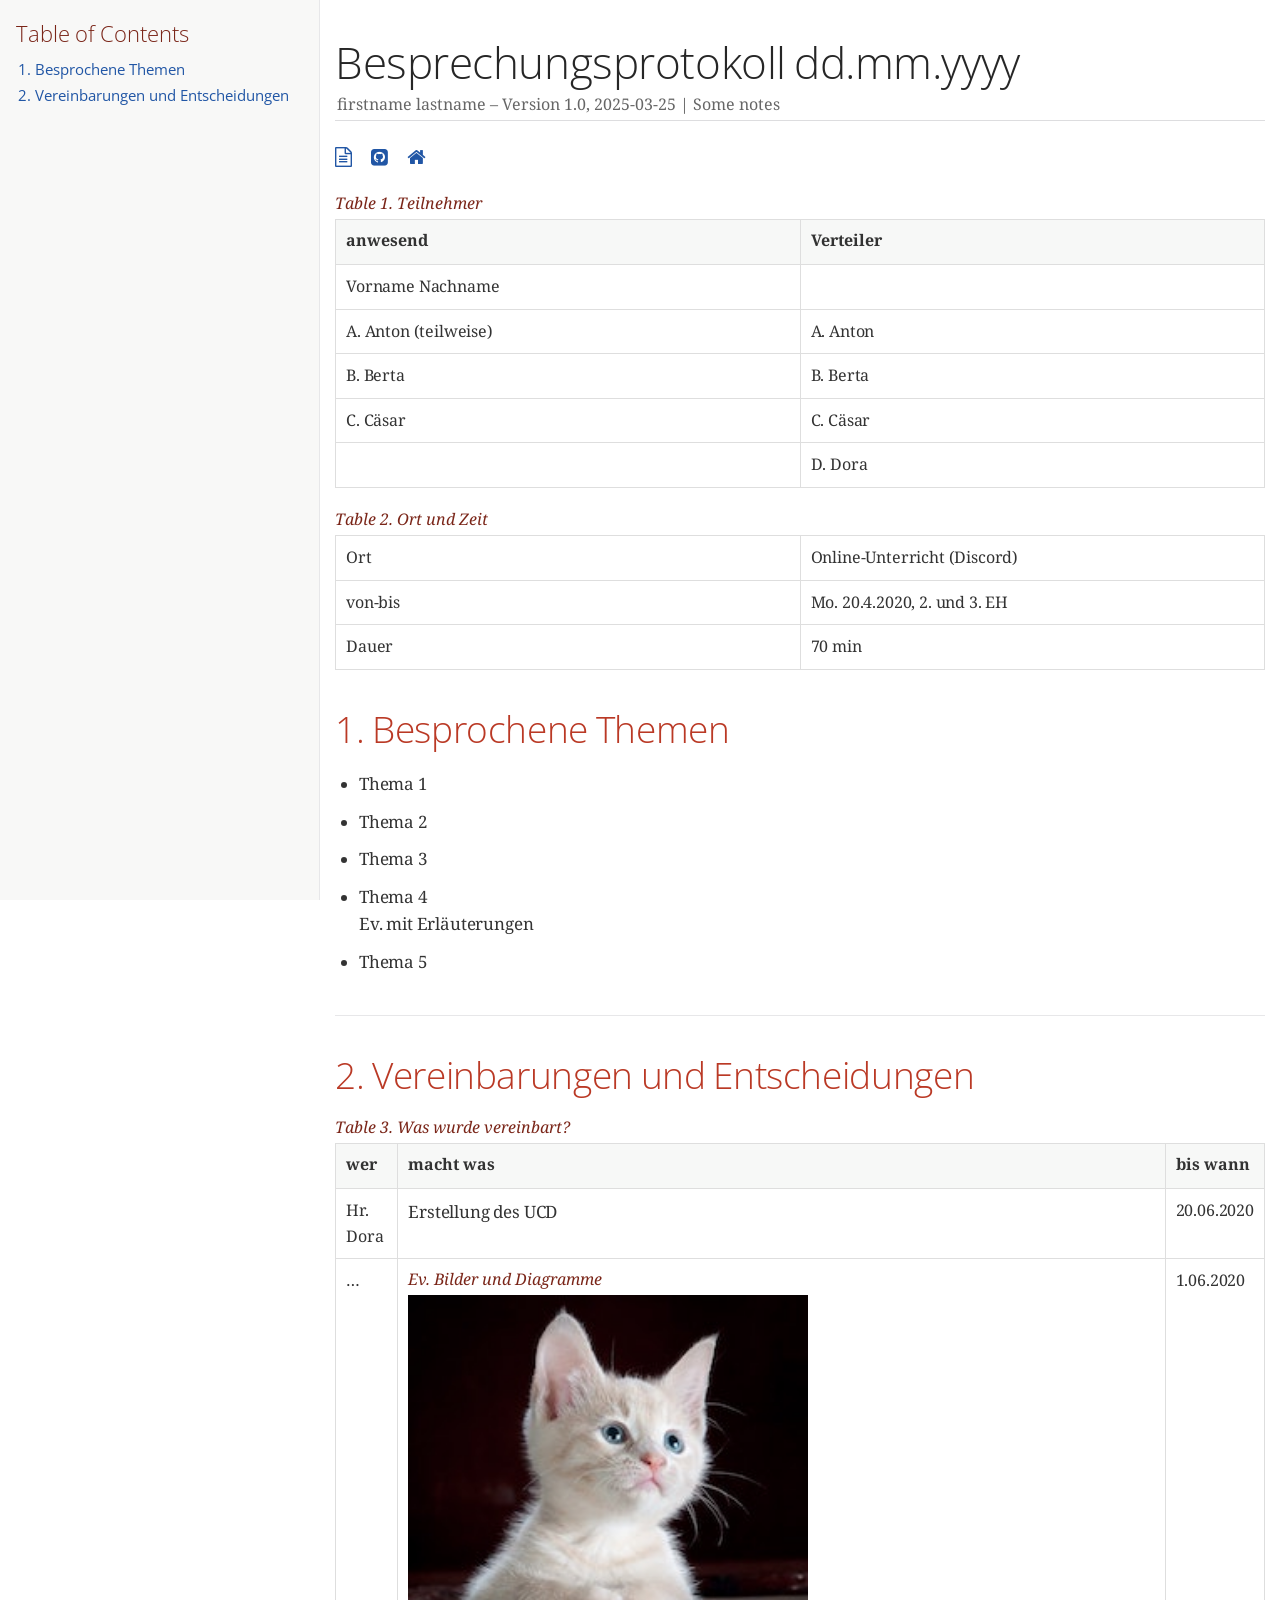
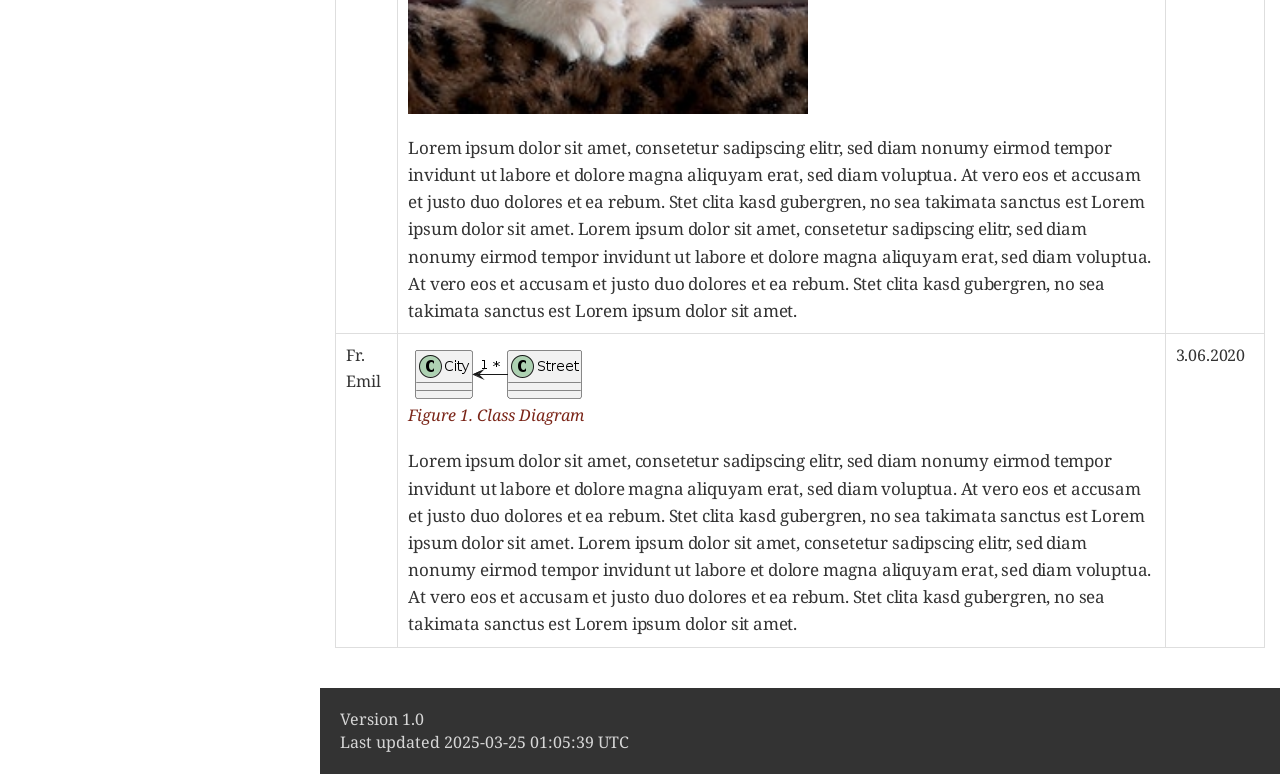
<file: docs/minutes-of-meeting.html>
<!DOCTYPE html>
<html lang="en">
<head>
<meta charset="UTF-8">
<meta http-equiv="X-UA-Compatible" content="IE=edge">
<meta name="viewport" content="width=device-width, initial-scale=1.0">
<meta name="generator" content="Asciidoctor 2.0.20">
<meta name="author" content="firstname lastname">
<link rel="icon" type="image/png" href="themes/favicon.png">
<title>Besprechungsprotokoll dd.mm.yyyy</title>
<link rel="stylesheet" href="https://fonts.googleapis.com/css?family=Open+Sans:300,300italic,400,400italic,600,600italic%7CNoto+Serif:400,400italic,700,700italic%7CDroid+Sans+Mono:400,700">
<style>
/*! Asciidoctor default stylesheet | MIT License | https://asciidoctor.org */
/* Uncomment the following line when using as a custom stylesheet */
/* @import "https://fonts.googleapis.com/css?family=Open+Sans:300,300italic,400,400italic,600,600italic%7CNoto+Serif:400,400italic,700,700italic%7CDroid+Sans+Mono:400,700"; */
html{font-family:sans-serif;-webkit-text-size-adjust:100%}
a{background:none}
a:focus{outline:thin dotted}
a:active,a:hover{outline:0}
h1{font-size:2em;margin:.67em 0}
b,strong{font-weight:bold}
abbr{font-size:.9em}
abbr[title]{cursor:help;border-bottom:1px dotted #dddddf;text-decoration:none}
dfn{font-style:italic}
hr{height:0}
mark{background:#ff0;color:#000}
code,kbd,pre,samp{font-family:monospace;font-size:1em}
pre{white-space:pre-wrap}
q{quotes:"\201C" "\201D" "\2018" "\2019"}
small{font-size:80%}
sub,sup{font-size:75%;line-height:0;position:relative;vertical-align:baseline}
sup{top:-.5em}
sub{bottom:-.25em}
img{border:0}
svg:not(:root){overflow:hidden}
figure{margin:0}
audio,video{display:inline-block}
audio:not([controls]){display:none;height:0}
fieldset{border:1px solid silver;margin:0 2px;padding:.35em .625em .75em}
legend{border:0;padding:0}
button,input,select,textarea{font-family:inherit;font-size:100%;margin:0}
button,input{line-height:normal}
button,select{text-transform:none}
button,html input[type=button],input[type=reset],input[type=submit]{-webkit-appearance:button;cursor:pointer}
button[disabled],html input[disabled]{cursor:default}
input[type=checkbox],input[type=radio]{padding:0}
button::-moz-focus-inner,input::-moz-focus-inner{border:0;padding:0}
textarea{overflow:auto;vertical-align:top}
table{border-collapse:collapse;border-spacing:0}
*,::before,::after{box-sizing:border-box}
html,body{font-size:100%}
body{background:#fff;color:rgba(0,0,0,.8);padding:0;margin:0;font-family:"Noto Serif","DejaVu Serif",serif;line-height:1;position:relative;cursor:auto;-moz-tab-size:4;-o-tab-size:4;tab-size:4;word-wrap:anywhere;-moz-osx-font-smoothing:grayscale;-webkit-font-smoothing:antialiased}
a:hover{cursor:pointer}
img,object,embed{max-width:100%;height:auto}
object,embed{height:100%}
img{-ms-interpolation-mode:bicubic}
.left{float:left!important}
.right{float:right!important}
.text-left{text-align:left!important}
.text-right{text-align:right!important}
.text-center{text-align:center!important}
.text-justify{text-align:justify!important}
.hide{display:none}
img,object,svg{display:inline-block;vertical-align:middle}
textarea{height:auto;min-height:50px}
select{width:100%}
.subheader,.admonitionblock td.content>.title,.audioblock>.title,.exampleblock>.title,.imageblock>.title,.listingblock>.title,.literalblock>.title,.stemblock>.title,.openblock>.title,.paragraph>.title,.quoteblock>.title,table.tableblock>.title,.verseblock>.title,.videoblock>.title,.dlist>.title,.olist>.title,.ulist>.title,.qlist>.title,.hdlist>.title{line-height:1.45;color:#7a2518;font-weight:400;margin-top:0;margin-bottom:.25em}
div,dl,dt,dd,ul,ol,li,h1,h2,h3,#toctitle,.sidebarblock>.content>.title,h4,h5,h6,pre,form,p,blockquote,th,td{margin:0;padding:0}
a{color:#2156a5;text-decoration:underline;line-height:inherit}
a:hover,a:focus{color:#1d4b8f}
a img{border:0}
p{line-height:1.6;margin-bottom:1.25em;text-rendering:optimizeLegibility}
p aside{font-size:.875em;line-height:1.35;font-style:italic}
h1,h2,h3,#toctitle,.sidebarblock>.content>.title,h4,h5,h6{font-family:"Open Sans","DejaVu Sans",sans-serif;font-weight:300;font-style:normal;color:#ba3925;text-rendering:optimizeLegibility;margin-top:1em;margin-bottom:.5em;line-height:1.0125em}
h1 small,h2 small,h3 small,#toctitle small,.sidebarblock>.content>.title small,h4 small,h5 small,h6 small{font-size:60%;color:#e99b8f;line-height:0}
h1{font-size:2.125em}
h2{font-size:1.6875em}
h3,#toctitle,.sidebarblock>.content>.title{font-size:1.375em}
h4,h5{font-size:1.125em}
h6{font-size:1em}
hr{border:solid #dddddf;border-width:1px 0 0;clear:both;margin:1.25em 0 1.1875em}
em,i{font-style:italic;line-height:inherit}
strong,b{font-weight:bold;line-height:inherit}
small{font-size:60%;line-height:inherit}
code{font-family:"Droid Sans Mono","DejaVu Sans Mono",monospace;font-weight:400;color:rgba(0,0,0,.9)}
ul,ol,dl{line-height:1.6;margin-bottom:1.25em;list-style-position:outside;font-family:inherit}
ul,ol{margin-left:1.5em}
ul li ul,ul li ol{margin-left:1.25em;margin-bottom:0}
ul.circle{list-style-type:circle}
ul.disc{list-style-type:disc}
ul.square{list-style-type:square}
ul.circle ul:not([class]),ul.disc ul:not([class]),ul.square ul:not([class]){list-style:inherit}
ol li ul,ol li ol{margin-left:1.25em;margin-bottom:0}
dl dt{margin-bottom:.3125em;font-weight:bold}
dl dd{margin-bottom:1.25em}
blockquote{margin:0 0 1.25em;padding:.5625em 1.25em 0 1.1875em;border-left:1px solid #ddd}
blockquote,blockquote p{line-height:1.6;color:rgba(0,0,0,.85)}
@media screen and (min-width:768px){h1,h2,h3,#toctitle,.sidebarblock>.content>.title,h4,h5,h6{line-height:1.2}
h1{font-size:2.75em}
h2{font-size:2.3125em}
h3,#toctitle,.sidebarblock>.content>.title{font-size:1.6875em}
h4{font-size:1.4375em}}
table{background:#fff;margin-bottom:1.25em;border:1px solid #dedede;word-wrap:normal}
table thead,table tfoot{background:#f7f8f7}
table thead tr th,table thead tr td,table tfoot tr th,table tfoot tr td{padding:.5em .625em .625em;font-size:inherit;color:rgba(0,0,0,.8);text-align:left}
table tr th,table tr td{padding:.5625em .625em;font-size:inherit;color:rgba(0,0,0,.8)}
table tr.even,table tr.alt{background:#f8f8f7}
table thead tr th,table tfoot tr th,table tbody tr td,table tr td,table tfoot tr td{line-height:1.6}
h1,h2,h3,#toctitle,.sidebarblock>.content>.title,h4,h5,h6{line-height:1.2;word-spacing:-.05em}
h1 strong,h2 strong,h3 strong,#toctitle strong,.sidebarblock>.content>.title strong,h4 strong,h5 strong,h6 strong{font-weight:400}
.center{margin-left:auto;margin-right:auto}
.stretch{width:100%}
.clearfix::before,.clearfix::after,.float-group::before,.float-group::after{content:" ";display:table}
.clearfix::after,.float-group::after{clear:both}
:not(pre).nobreak{word-wrap:normal}
:not(pre).nowrap{white-space:nowrap}
:not(pre).pre-wrap{white-space:pre-wrap}
:not(pre):not([class^=L])>code{font-size:.9375em;font-style:normal!important;letter-spacing:0;padding:.1em .5ex;word-spacing:-.15em;background:#f7f7f8;border-radius:4px;line-height:1.45;text-rendering:optimizeSpeed}
pre{color:rgba(0,0,0,.9);font-family:"Droid Sans Mono","DejaVu Sans Mono",monospace;line-height:1.45;text-rendering:optimizeSpeed}
pre code,pre pre{color:inherit;font-size:inherit;line-height:inherit}
pre>code{display:block}
pre.nowrap,pre.nowrap pre{white-space:pre;word-wrap:normal}
em em{font-style:normal}
strong strong{font-weight:400}
.keyseq{color:rgba(51,51,51,.8)}
kbd{font-family:"Droid Sans Mono","DejaVu Sans Mono",monospace;display:inline-block;color:rgba(0,0,0,.8);font-size:.65em;line-height:1.45;background:#f7f7f7;border:1px solid #ccc;border-radius:3px;box-shadow:0 1px 0 rgba(0,0,0,.2),inset 0 0 0 .1em #fff;margin:0 .15em;padding:.2em .5em;vertical-align:middle;position:relative;top:-.1em;white-space:nowrap}
.keyseq kbd:first-child{margin-left:0}
.keyseq kbd:last-child{margin-right:0}
.menuseq,.menuref{color:#000}
.menuseq b:not(.caret),.menuref{font-weight:inherit}
.menuseq{word-spacing:-.02em}
.menuseq b.caret{font-size:1.25em;line-height:.8}
.menuseq i.caret{font-weight:bold;text-align:center;width:.45em}
b.button::before,b.button::after{position:relative;top:-1px;font-weight:400}
b.button::before{content:"[";padding:0 3px 0 2px}
b.button::after{content:"]";padding:0 2px 0 3px}
p a>code:hover{color:rgba(0,0,0,.9)}
#header,#content,#footnotes,#footer{width:100%;margin:0 auto;max-width:62.5em;*zoom:1;position:relative;padding-left:.9375em;padding-right:.9375em}
#header::before,#header::after,#content::before,#content::after,#footnotes::before,#footnotes::after,#footer::before,#footer::after{content:" ";display:table}
#header::after,#content::after,#footnotes::after,#footer::after{clear:both}
#content{margin-top:1.25em}
#content::before{content:none}
#header>h1:first-child{color:rgba(0,0,0,.85);margin-top:2.25rem;margin-bottom:0}
#header>h1:first-child+#toc{margin-top:8px;border-top:1px solid #dddddf}
#header>h1:only-child,body.toc2 #header>h1:nth-last-child(2){border-bottom:1px solid #dddddf;padding-bottom:8px}
#header .details{border-bottom:1px solid #dddddf;line-height:1.45;padding-top:.25em;padding-bottom:.25em;padding-left:.25em;color:rgba(0,0,0,.6);display:flex;flex-flow:row wrap}
#header .details span:first-child{margin-left:-.125em}
#header .details span.email a{color:rgba(0,0,0,.85)}
#header .details br{display:none}
#header .details br+span::before{content:"\00a0\2013\00a0"}
#header .details br+span.author::before{content:"\00a0\22c5\00a0";color:rgba(0,0,0,.85)}
#header .details br+span#revremark::before{content:"\00a0|\00a0"}
#header #revnumber{text-transform:capitalize}
#header #revnumber::after{content:"\00a0"}
#content>h1:first-child:not([class]){color:rgba(0,0,0,.85);border-bottom:1px solid #dddddf;padding-bottom:8px;margin-top:0;padding-top:1rem;margin-bottom:1.25rem}
#toc{border-bottom:1px solid #e7e7e9;padding-bottom:.5em}
#toc>ul{margin-left:.125em}
#toc ul.sectlevel0>li>a{font-style:italic}
#toc ul.sectlevel0 ul.sectlevel1{margin:.5em 0}
#toc ul{font-family:"Open Sans","DejaVu Sans",sans-serif;list-style-type:none}
#toc li{line-height:1.3334;margin-top:.3334em}
#toc a{text-decoration:none}
#toc a:active{text-decoration:underline}
#toctitle{color:#7a2518;font-size:1.2em}
@media screen and (min-width:768px){#toctitle{font-size:1.375em}
body.toc2{padding-left:15em;padding-right:0}
#toc.toc2{margin-top:0!important;background:#f8f8f7;position:fixed;width:15em;left:0;top:0;border-right:1px solid #e7e7e9;border-top-width:0!important;border-bottom-width:0!important;z-index:1000;padding:1.25em 1em;height:100%;overflow:auto}
#toc.toc2 #toctitle{margin-top:0;margin-bottom:.8rem;font-size:1.2em}
#toc.toc2>ul{font-size:.9em;margin-bottom:0}
#toc.toc2 ul ul{margin-left:0;padding-left:1em}
#toc.toc2 ul.sectlevel0 ul.sectlevel1{padding-left:0;margin-top:.5em;margin-bottom:.5em}
body.toc2.toc-right{padding-left:0;padding-right:15em}
body.toc2.toc-right #toc.toc2{border-right-width:0;border-left:1px solid #e7e7e9;left:auto;right:0}}
@media screen and (min-width:1280px){body.toc2{padding-left:20em;padding-right:0}
#toc.toc2{width:20em}
#toc.toc2 #toctitle{font-size:1.375em}
#toc.toc2>ul{font-size:.95em}
#toc.toc2 ul ul{padding-left:1.25em}
body.toc2.toc-right{padding-left:0;padding-right:20em}}
#content #toc{border:1px solid #e0e0dc;margin-bottom:1.25em;padding:1.25em;background:#f8f8f7;border-radius:4px}
#content #toc>:first-child{margin-top:0}
#content #toc>:last-child{margin-bottom:0}
#footer{max-width:none;background:rgba(0,0,0,.8);padding:1.25em}
#footer-text{color:hsla(0,0%,100%,.8);line-height:1.44}
#content{margin-bottom:.625em}
.sect1{padding-bottom:.625em}
@media screen and (min-width:768px){#content{margin-bottom:1.25em}
.sect1{padding-bottom:1.25em}}
.sect1:last-child{padding-bottom:0}
.sect1+.sect1{border-top:1px solid #e7e7e9}
#content h1>a.anchor,h2>a.anchor,h3>a.anchor,#toctitle>a.anchor,.sidebarblock>.content>.title>a.anchor,h4>a.anchor,h5>a.anchor,h6>a.anchor{position:absolute;z-index:1001;width:1.5ex;margin-left:-1.5ex;display:block;text-decoration:none!important;visibility:hidden;text-align:center;font-weight:400}
#content h1>a.anchor::before,h2>a.anchor::before,h3>a.anchor::before,#toctitle>a.anchor::before,.sidebarblock>.content>.title>a.anchor::before,h4>a.anchor::before,h5>a.anchor::before,h6>a.anchor::before{content:"\00A7";font-size:.85em;display:block;padding-top:.1em}
#content h1:hover>a.anchor,#content h1>a.anchor:hover,h2:hover>a.anchor,h2>a.anchor:hover,h3:hover>a.anchor,#toctitle:hover>a.anchor,.sidebarblock>.content>.title:hover>a.anchor,h3>a.anchor:hover,#toctitle>a.anchor:hover,.sidebarblock>.content>.title>a.anchor:hover,h4:hover>a.anchor,h4>a.anchor:hover,h5:hover>a.anchor,h5>a.anchor:hover,h6:hover>a.anchor,h6>a.anchor:hover{visibility:visible}
#content h1>a.link,h2>a.link,h3>a.link,#toctitle>a.link,.sidebarblock>.content>.title>a.link,h4>a.link,h5>a.link,h6>a.link{color:#ba3925;text-decoration:none}
#content h1>a.link:hover,h2>a.link:hover,h3>a.link:hover,#toctitle>a.link:hover,.sidebarblock>.content>.title>a.link:hover,h4>a.link:hover,h5>a.link:hover,h6>a.link:hover{color:#a53221}
details,.audioblock,.imageblock,.literalblock,.listingblock,.stemblock,.videoblock{margin-bottom:1.25em}
details{margin-left:1.25rem}
details>summary{cursor:pointer;display:block;position:relative;line-height:1.6;margin-bottom:.625rem;outline:none;-webkit-tap-highlight-color:transparent}
details>summary::-webkit-details-marker{display:none}
details>summary::before{content:"";border:solid transparent;border-left:solid;border-width:.3em 0 .3em .5em;position:absolute;top:.5em;left:-1.25rem;transform:translateX(15%)}
details[open]>summary::before{border:solid transparent;border-top:solid;border-width:.5em .3em 0;transform:translateY(15%)}
details>summary::after{content:"";width:1.25rem;height:1em;position:absolute;top:.3em;left:-1.25rem}
.admonitionblock td.content>.title,.audioblock>.title,.exampleblock>.title,.imageblock>.title,.listingblock>.title,.literalblock>.title,.stemblock>.title,.openblock>.title,.paragraph>.title,.quoteblock>.title,table.tableblock>.title,.verseblock>.title,.videoblock>.title,.dlist>.title,.olist>.title,.ulist>.title,.qlist>.title,.hdlist>.title{text-rendering:optimizeLegibility;text-align:left;font-family:"Noto Serif","DejaVu Serif",serif;font-size:1rem;font-style:italic}
table.tableblock.fit-content>caption.title{white-space:nowrap;width:0}
.paragraph.lead>p,#preamble>.sectionbody>[class=paragraph]:first-of-type p{font-size:1.21875em;line-height:1.6;color:rgba(0,0,0,.85)}
.admonitionblock>table{border-collapse:separate;border:0;background:none;width:100%}
.admonitionblock>table td.icon{text-align:center;width:80px}
.admonitionblock>table td.icon img{max-width:none}
.admonitionblock>table td.icon .title{font-weight:bold;font-family:"Open Sans","DejaVu Sans",sans-serif;text-transform:uppercase}
.admonitionblock>table td.content{padding-left:1.125em;padding-right:1.25em;border-left:1px solid #dddddf;color:rgba(0,0,0,.6);word-wrap:anywhere}
.admonitionblock>table td.content>:last-child>:last-child{margin-bottom:0}
.exampleblock>.content{border:1px solid #e6e6e6;margin-bottom:1.25em;padding:1.25em;background:#fff;border-radius:4px}
.sidebarblock{border:1px solid #dbdbd6;margin-bottom:1.25em;padding:1.25em;background:#f3f3f2;border-radius:4px}
.sidebarblock>.content>.title{color:#7a2518;margin-top:0;text-align:center}
.exampleblock>.content>:first-child,.sidebarblock>.content>:first-child{margin-top:0}
.exampleblock>.content>:last-child,.exampleblock>.content>:last-child>:last-child,.exampleblock>.content .olist>ol>li:last-child>:last-child,.exampleblock>.content .ulist>ul>li:last-child>:last-child,.exampleblock>.content .qlist>ol>li:last-child>:last-child,.sidebarblock>.content>:last-child,.sidebarblock>.content>:last-child>:last-child,.sidebarblock>.content .olist>ol>li:last-child>:last-child,.sidebarblock>.content .ulist>ul>li:last-child>:last-child,.sidebarblock>.content .qlist>ol>li:last-child>:last-child{margin-bottom:0}
.literalblock pre,.listingblock>.content>pre{border-radius:4px;overflow-x:auto;padding:1em;font-size:.8125em}
@media screen and (min-width:768px){.literalblock pre,.listingblock>.content>pre{font-size:.90625em}}
@media screen and (min-width:1280px){.literalblock pre,.listingblock>.content>pre{font-size:1em}}
.literalblock pre,.listingblock>.content>pre:not(.highlight),.listingblock>.content>pre[class=highlight],.listingblock>.content>pre[class^="highlight "]{background:#f7f7f8}
.literalblock.output pre{color:#f7f7f8;background:rgba(0,0,0,.9)}
.listingblock>.content{position:relative}
.listingblock code[data-lang]::before{display:none;content:attr(data-lang);position:absolute;font-size:.75em;top:.425rem;right:.5rem;line-height:1;text-transform:uppercase;color:inherit;opacity:.5}
.listingblock:hover code[data-lang]::before{display:block}
.listingblock.terminal pre .command::before{content:attr(data-prompt);padding-right:.5em;color:inherit;opacity:.5}
.listingblock.terminal pre .command:not([data-prompt])::before{content:"$"}
.listingblock pre.highlightjs{padding:0}
.listingblock pre.highlightjs>code{padding:1em;border-radius:4px}
.listingblock pre.prettyprint{border-width:0}
.prettyprint{background:#f7f7f8}
pre.prettyprint .linenums{line-height:1.45;margin-left:2em}
pre.prettyprint li{background:none;list-style-type:inherit;padding-left:0}
pre.prettyprint li code[data-lang]::before{opacity:1}
pre.prettyprint li:not(:first-child) code[data-lang]::before{display:none}
table.linenotable{border-collapse:separate;border:0;margin-bottom:0;background:none}
table.linenotable td[class]{color:inherit;vertical-align:top;padding:0;line-height:inherit;white-space:normal}
table.linenotable td.code{padding-left:.75em}
table.linenotable td.linenos,pre.pygments .linenos{border-right:1px solid;opacity:.35;padding-right:.5em;-webkit-user-select:none;-moz-user-select:none;-ms-user-select:none;user-select:none}
pre.pygments span.linenos{display:inline-block;margin-right:.75em}
.quoteblock{margin:0 1em 1.25em 1.5em;display:table}
.quoteblock:not(.excerpt)>.title{margin-left:-1.5em;margin-bottom:.75em}
.quoteblock blockquote,.quoteblock p{color:rgba(0,0,0,.85);font-size:1.15rem;line-height:1.75;word-spacing:.1em;letter-spacing:0;font-style:italic;text-align:justify}
.quoteblock blockquote{margin:0;padding:0;border:0}
.quoteblock blockquote::before{content:"\201c";float:left;font-size:2.75em;font-weight:bold;line-height:.6em;margin-left:-.6em;color:#7a2518;text-shadow:0 1px 2px rgba(0,0,0,.1)}
.quoteblock blockquote>.paragraph:last-child p{margin-bottom:0}
.quoteblock .attribution{margin-top:.75em;margin-right:.5ex;text-align:right}
.verseblock{margin:0 1em 1.25em}
.verseblock pre{font-family:"Open Sans","DejaVu Sans",sans-serif;font-size:1.15rem;color:rgba(0,0,0,.85);font-weight:300;text-rendering:optimizeLegibility}
.verseblock pre strong{font-weight:400}
.verseblock .attribution{margin-top:1.25rem;margin-left:.5ex}
.quoteblock .attribution,.verseblock .attribution{font-size:.9375em;line-height:1.45;font-style:italic}
.quoteblock .attribution br,.verseblock .attribution br{display:none}
.quoteblock .attribution cite,.verseblock .attribution cite{display:block;letter-spacing:-.025em;color:rgba(0,0,0,.6)}
.quoteblock.abstract blockquote::before,.quoteblock.excerpt blockquote::before,.quoteblock .quoteblock blockquote::before{display:none}
.quoteblock.abstract blockquote,.quoteblock.abstract p,.quoteblock.excerpt blockquote,.quoteblock.excerpt p,.quoteblock .quoteblock blockquote,.quoteblock .quoteblock p{line-height:1.6;word-spacing:0}
.quoteblock.abstract{margin:0 1em 1.25em;display:block}
.quoteblock.abstract>.title{margin:0 0 .375em;font-size:1.15em;text-align:center}
.quoteblock.excerpt>blockquote,.quoteblock .quoteblock{padding:0 0 .25em 1em;border-left:.25em solid #dddddf}
.quoteblock.excerpt,.quoteblock .quoteblock{margin-left:0}
.quoteblock.excerpt blockquote,.quoteblock.excerpt p,.quoteblock .quoteblock blockquote,.quoteblock .quoteblock p{color:inherit;font-size:1.0625rem}
.quoteblock.excerpt .attribution,.quoteblock .quoteblock .attribution{color:inherit;font-size:.85rem;text-align:left;margin-right:0}
p.tableblock:last-child{margin-bottom:0}
td.tableblock>.content{margin-bottom:1.25em;word-wrap:anywhere}
td.tableblock>.content>:last-child{margin-bottom:-1.25em}
table.tableblock,th.tableblock,td.tableblock{border:0 solid #dedede}
table.grid-all>*>tr>*{border-width:1px}
table.grid-cols>*>tr>*{border-width:0 1px}
table.grid-rows>*>tr>*{border-width:1px 0}
table.frame-all{border-width:1px}
table.frame-ends{border-width:1px 0}
table.frame-sides{border-width:0 1px}
table.frame-none>colgroup+*>:first-child>*,table.frame-sides>colgroup+*>:first-child>*{border-top-width:0}
table.frame-none>:last-child>:last-child>*,table.frame-sides>:last-child>:last-child>*{border-bottom-width:0}
table.frame-none>*>tr>:first-child,table.frame-ends>*>tr>:first-child{border-left-width:0}
table.frame-none>*>tr>:last-child,table.frame-ends>*>tr>:last-child{border-right-width:0}
table.stripes-all>*>tr,table.stripes-odd>*>tr:nth-of-type(odd),table.stripes-even>*>tr:nth-of-type(even),table.stripes-hover>*>tr:hover{background:#f8f8f7}
th.halign-left,td.halign-left{text-align:left}
th.halign-right,td.halign-right{text-align:right}
th.halign-center,td.halign-center{text-align:center}
th.valign-top,td.valign-top{vertical-align:top}
th.valign-bottom,td.valign-bottom{vertical-align:bottom}
th.valign-middle,td.valign-middle{vertical-align:middle}
table thead th,table tfoot th{font-weight:bold}
tbody tr th{background:#f7f8f7}
tbody tr th,tbody tr th p,tfoot tr th,tfoot tr th p{color:rgba(0,0,0,.8);font-weight:bold}
p.tableblock>code:only-child{background:none;padding:0}
p.tableblock{font-size:1em}
ol{margin-left:1.75em}
ul li ol{margin-left:1.5em}
dl dd{margin-left:1.125em}
dl dd:last-child,dl dd:last-child>:last-child{margin-bottom:0}
li p,ul dd,ol dd,.olist .olist,.ulist .ulist,.ulist .olist,.olist .ulist{margin-bottom:.625em}
ul.checklist,ul.none,ol.none,ul.no-bullet,ol.no-bullet,ol.unnumbered,ul.unstyled,ol.unstyled{list-style-type:none}
ul.no-bullet,ol.no-bullet,ol.unnumbered{margin-left:.625em}
ul.unstyled,ol.unstyled{margin-left:0}
li>p:empty:only-child::before{content:"";display:inline-block}
ul.checklist>li>p:first-child{margin-left:-1em}
ul.checklist>li>p:first-child>.fa-square-o:first-child,ul.checklist>li>p:first-child>.fa-check-square-o:first-child{width:1.25em;font-size:.8em;position:relative;bottom:.125em}
ul.checklist>li>p:first-child>input[type=checkbox]:first-child{margin-right:.25em}
ul.inline{display:flex;flex-flow:row wrap;list-style:none;margin:0 0 .625em -1.25em}
ul.inline>li{margin-left:1.25em}
.unstyled dl dt{font-weight:400;font-style:normal}
ol.arabic{list-style-type:decimal}
ol.decimal{list-style-type:decimal-leading-zero}
ol.loweralpha{list-style-type:lower-alpha}
ol.upperalpha{list-style-type:upper-alpha}
ol.lowerroman{list-style-type:lower-roman}
ol.upperroman{list-style-type:upper-roman}
ol.lowergreek{list-style-type:lower-greek}
.hdlist>table,.colist>table{border:0;background:none}
.hdlist>table>tbody>tr,.colist>table>tbody>tr{background:none}
td.hdlist1,td.hdlist2{vertical-align:top;padding:0 .625em}
td.hdlist1{font-weight:bold;padding-bottom:1.25em}
td.hdlist2{word-wrap:anywhere}
.literalblock+.colist,.listingblock+.colist{margin-top:-.5em}
.colist td:not([class]):first-child{padding:.4em .75em 0;line-height:1;vertical-align:top}
.colist td:not([class]):first-child img{max-width:none}
.colist td:not([class]):last-child{padding:.25em 0}
.thumb,.th{line-height:0;display:inline-block;border:4px solid #fff;box-shadow:0 0 0 1px #ddd}
.imageblock.left{margin:.25em .625em 1.25em 0}
.imageblock.right{margin:.25em 0 1.25em .625em}
.imageblock>.title{margin-bottom:0}
.imageblock.thumb,.imageblock.th{border-width:6px}
.imageblock.thumb>.title,.imageblock.th>.title{padding:0 .125em}
.image.left,.image.right{margin-top:.25em;margin-bottom:.25em;display:inline-block;line-height:0}
.image.left{margin-right:.625em}
.image.right{margin-left:.625em}
a.image{text-decoration:none;display:inline-block}
a.image object{pointer-events:none}
sup.footnote,sup.footnoteref{font-size:.875em;position:static;vertical-align:super}
sup.footnote a,sup.footnoteref a{text-decoration:none}
sup.footnote a:active,sup.footnoteref a:active{text-decoration:underline}
#footnotes{padding-top:.75em;padding-bottom:.75em;margin-bottom:.625em}
#footnotes hr{width:20%;min-width:6.25em;margin:-.25em 0 .75em;border-width:1px 0 0}
#footnotes .footnote{padding:0 .375em 0 .225em;line-height:1.3334;font-size:.875em;margin-left:1.2em;margin-bottom:.2em}
#footnotes .footnote a:first-of-type{font-weight:bold;text-decoration:none;margin-left:-1.05em}
#footnotes .footnote:last-of-type{margin-bottom:0}
#content #footnotes{margin-top:-.625em;margin-bottom:0;padding:.75em 0}
div.unbreakable{page-break-inside:avoid}
.big{font-size:larger}
.small{font-size:smaller}
.underline{text-decoration:underline}
.overline{text-decoration:overline}
.line-through{text-decoration:line-through}
.aqua{color:#00bfbf}
.aqua-background{background:#00fafa}
.black{color:#000}
.black-background{background:#000}
.blue{color:#0000bf}
.blue-background{background:#0000fa}
.fuchsia{color:#bf00bf}
.fuchsia-background{background:#fa00fa}
.gray{color:#606060}
.gray-background{background:#7d7d7d}
.green{color:#006000}
.green-background{background:#007d00}
.lime{color:#00bf00}
.lime-background{background:#00fa00}
.maroon{color:#600000}
.maroon-background{background:#7d0000}
.navy{color:#000060}
.navy-background{background:#00007d}
.olive{color:#606000}
.olive-background{background:#7d7d00}
.purple{color:#600060}
.purple-background{background:#7d007d}
.red{color:#bf0000}
.red-background{background:#fa0000}
.silver{color:#909090}
.silver-background{background:#bcbcbc}
.teal{color:#006060}
.teal-background{background:#007d7d}
.white{color:#bfbfbf}
.white-background{background:#fafafa}
.yellow{color:#bfbf00}
.yellow-background{background:#fafa00}
span.icon>.fa{cursor:default}
a span.icon>.fa{cursor:inherit}
.admonitionblock td.icon [class^="fa icon-"]{font-size:2.5em;text-shadow:1px 1px 2px rgba(0,0,0,.5);cursor:default}
.admonitionblock td.icon .icon-note::before{content:"\f05a";color:#19407c}
.admonitionblock td.icon .icon-tip::before{content:"\f0eb";text-shadow:1px 1px 2px rgba(155,155,0,.8);color:#111}
.admonitionblock td.icon .icon-warning::before{content:"\f071";color:#bf6900}
.admonitionblock td.icon .icon-caution::before{content:"\f06d";color:#bf3400}
.admonitionblock td.icon .icon-important::before{content:"\f06a";color:#bf0000}
.conum[data-value]{display:inline-block;color:#fff!important;background:rgba(0,0,0,.8);border-radius:50%;text-align:center;font-size:.75em;width:1.67em;height:1.67em;line-height:1.67em;font-family:"Open Sans","DejaVu Sans",sans-serif;font-style:normal;font-weight:bold}
.conum[data-value] *{color:#fff!important}
.conum[data-value]+b{display:none}
.conum[data-value]::after{content:attr(data-value)}
pre .conum[data-value]{position:relative;top:-.125em}
b.conum *{color:inherit!important}
.conum:not([data-value]):empty{display:none}
dt,th.tableblock,td.content,div.footnote{text-rendering:optimizeLegibility}
h1,h2,p,td.content,span.alt,summary{letter-spacing:-.01em}
p strong,td.content strong,div.footnote strong{letter-spacing:-.005em}
p,blockquote,dt,td.content,td.hdlist1,span.alt,summary{font-size:1.0625rem}
p{margin-bottom:1.25rem}
.sidebarblock p,.sidebarblock dt,.sidebarblock td.content,p.tableblock{font-size:1em}
.exampleblock>.content{background:#fffef7;border-color:#e0e0dc;box-shadow:0 1px 4px #e0e0dc}
.print-only{display:none!important}
@page{margin:1.25cm .75cm}
@media print{*{box-shadow:none!important;text-shadow:none!important}
html{font-size:80%}
a{color:inherit!important;text-decoration:underline!important}
a.bare,a[href^="#"],a[href^="mailto:"]{text-decoration:none!important}
a[href^="http:"]:not(.bare)::after,a[href^="https:"]:not(.bare)::after{content:"(" attr(href) ")";display:inline-block;font-size:.875em;padding-left:.25em}
abbr[title]{border-bottom:1px dotted}
abbr[title]::after{content:" (" attr(title) ")"}
pre,blockquote,tr,img,object,svg{page-break-inside:avoid}
thead{display:table-header-group}
svg{max-width:100%}
p,blockquote,dt,td.content{font-size:1em;orphans:3;widows:3}
h2,h3,#toctitle,.sidebarblock>.content>.title{page-break-after:avoid}
#header,#content,#footnotes,#footer{max-width:none}
#toc,.sidebarblock,.exampleblock>.content{background:none!important}
#toc{border-bottom:1px solid #dddddf!important;padding-bottom:0!important}
body.book #header{text-align:center}
body.book #header>h1:first-child{border:0!important;margin:2.5em 0 1em}
body.book #header .details{border:0!important;display:block;padding:0!important}
body.book #header .details span:first-child{margin-left:0!important}
body.book #header .details br{display:block}
body.book #header .details br+span::before{content:none!important}
body.book #toc{border:0!important;text-align:left!important;padding:0!important;margin:0!important}
body.book #toc,body.book #preamble,body.book h1.sect0,body.book .sect1>h2{page-break-before:always}
.listingblock code[data-lang]::before{display:block}
#footer{padding:0 .9375em}
.hide-on-print{display:none!important}
.print-only{display:block!important}
.hide-for-print{display:none!important}
.show-for-print{display:inherit!important}}
@media amzn-kf8,print{#header>h1:first-child{margin-top:1.25rem}
.sect1{padding:0!important}
.sect1+.sect1{border:0}
#footer{background:none}
#footer-text{color:rgba(0,0,0,.6);font-size:.9em}}
@media amzn-kf8{#header,#content,#footnotes,#footer{padding:0}}
</style>
<link rel="stylesheet" href="https://cdnjs.cloudflare.com/ajax/libs/font-awesome/4.7.0/css/font-awesome.min.css">
<style>
    pre.rouge .hll {
        background-color: #ffc;
        display: block;
    }
    pre.rouge .hll * {
        background-color: initial;
    }
</style>
</head>
<body class="article toc2 toc-left">
<div id="header">
<h1>Besprechungsprotokoll dd.mm.yyyy</h1>
<div class="details">
<span id="author" class="author">firstname lastname</span><br>
<span id="revnumber">version 1.0,</span>
<span id="revdate">2025-03-25</span>
<br><span id="revremark">Some notes</span>
</div>
<div id="toc" class="toc2">
<div id="toctitle">Table of Contents</div>
<ul class="sectlevel1">
<li><a href="#_besprochene_themen">1. Besprochene Themen</a></li>
<li><a href="#_vereinbarungen_und_entscheidungen">2. Vereinbarungen und Entscheidungen</a></li>
</ul>
</div>
</div>
<div id="content">
<div id="preamble">
<div class="sectionbody">
<div class="paragraph">
<p><span class="icon"><a class="image" href="https://raw.githubusercontent.com/htl-leonding-college/asciidoctor-docker-template/master/asciidocs/minutes-of-meeting.adoc"><i class="fa fa-file-text-o"></i></a></span> ‏ ‏ ‎
<span class="icon"><a class="image" href="https://github.com/htl-leonding-college/asciidoctor-docker-template"><i class="fa fa-github-square"></i></a></span> ‏ ‏ ‎
<span class="icon"><a class="image" href="https://htl-leonding.github.io/"><i class="fa fa-home"></i></a></span></p>
</div>
<table class="tableblock frame-all grid-all stretch">
<caption class="title">Table 1. Teilnehmer</caption>
<colgroup>
<col style="width: 50%;">
<col style="width: 50%;">
</colgroup>
<thead>
<tr>
<th class="tableblock halign-left valign-top">anwesend</th>
<th class="tableblock halign-left valign-top">Verteiler</th>
</tr>
</thead>
<tbody>
<tr>
<td class="tableblock halign-left valign-top"><p class="tableblock">Vorname Nachname</p></td>
<td class="tableblock halign-left valign-top"></td>
</tr>
<tr>
<td class="tableblock halign-left valign-top"><p class="tableblock">A. Anton (teilweise)</p></td>
<td class="tableblock halign-left valign-top"><p class="tableblock">A. Anton</p></td>
</tr>
<tr>
<td class="tableblock halign-left valign-top"><p class="tableblock">B. Berta</p></td>
<td class="tableblock halign-left valign-top"><p class="tableblock">B. Berta</p></td>
</tr>
<tr>
<td class="tableblock halign-left valign-top"><p class="tableblock">C. Cäsar</p></td>
<td class="tableblock halign-left valign-top"><p class="tableblock">C. Cäsar</p></td>
</tr>
<tr>
<td class="tableblock halign-left valign-top"></td>
<td class="tableblock halign-left valign-top"><p class="tableblock">D. Dora</p></td>
</tr>
</tbody>
</table>
<table class="tableblock frame-all grid-all stretch">
<caption class="title">Table 2. Ort und Zeit</caption>
<colgroup>
<col style="width: 50%;">
<col style="width: 50%;">
</colgroup>
<tbody>
<tr>
<td class="tableblock halign-left valign-top"><p class="tableblock">Ort</p></td>
<td class="tableblock halign-left valign-top"><p class="tableblock">Online-Unterricht (Discord)</p></td>
</tr>
<tr>
<td class="tableblock halign-left valign-top"><p class="tableblock">von-bis</p></td>
<td class="tableblock halign-left valign-top"><p class="tableblock">Mo. 20.4.2020, 2. und 3. EH</p></td>
</tr>
<tr>
<td class="tableblock halign-left valign-top"><p class="tableblock">Dauer</p></td>
<td class="tableblock halign-left valign-top"><p class="tableblock">70 min</p></td>
</tr>
</tbody>
</table>
</div>
</div>
<div class="sect1">
<h2 id="_besprochene_themen"><a class="anchor" href="#_besprochene_themen"></a>1. Besprochene Themen</h2>
<div class="sectionbody">
<div class="ulist">
<ul>
<li>
<p>Thema 1</p>
</li>
<li>
<p>Thema 2</p>
</li>
<li>
<p>Thema 3</p>
</li>
<li>
<p>Thema 4<br>
Ev. mit Erläuterungen</p>
</li>
<li>
<p>Thema 5</p>
</li>
</ul>
</div>
</div>
</div>
<div class="sect1">
<h2 id="_vereinbarungen_und_entscheidungen"><a class="anchor" href="#_vereinbarungen_und_entscheidungen"></a>2. Vereinbarungen und Entscheidungen</h2>
<div class="sectionbody">
<table class="tableblock frame-all grid-all fit-content">
<caption class="title">Table 3. Was wurde vereinbart?</caption>
<colgroup>
<col>
<col>
<col>
</colgroup>
<thead>
<tr>
<th class="tableblock halign-left valign-top">wer</th>
<th class="tableblock halign-left valign-top">macht was</th>
<th class="tableblock halign-left valign-top">bis wann</th>
</tr>
</thead>
<tbody>
<tr>
<td class="tableblock halign-left valign-top"><p class="tableblock">Hr. Dora</p></td>
<td class="tableblock halign-left valign-top"><div class="content"><div class="paragraph">
<p>Erstellung des UCD</p>
</div></div></td>
<td class="tableblock halign-left valign-top"><p class="tableblock">20.06.2020</p></td>
</tr>
<tr>
<td class="tableblock halign-left valign-top"><p class="tableblock">&#8230;&#8203;</p></td>
<td class="tableblock halign-left valign-top"><div class="content"><div class="paragraph">
<div class="title">Ev. Bilder und Diagramme</div>
<p><span class="image"><img src="images/animal-pet-cute-kitten-45201.jpg" alt="animal pet cute kitten 45201" width="400px"></span></p>
</div>
<div class="paragraph">
<p>Lorem ipsum dolor sit amet, consetetur sadipscing elitr, sed diam nonumy eirmod tempor invidunt ut labore et dolore magna aliquyam erat, sed diam voluptua. At vero eos et accusam et justo duo dolores et ea rebum. Stet clita kasd gubergren, no sea takimata sanctus est Lorem ipsum dolor sit amet. Lorem ipsum dolor sit amet, consetetur sadipscing elitr, sed diam nonumy eirmod tempor invidunt ut labore et dolore magna aliquyam erat, sed diam voluptua. At vero eos et accusam et justo duo dolores et ea rebum. Stet clita kasd gubergren, no sea takimata sanctus est Lorem ipsum dolor sit amet.</p>
</div></div></td>
<td class="tableblock halign-left valign-top"><p class="tableblock">1.06.2020</p></td>
</tr>
<tr>
<td class="tableblock halign-left valign-top"><p class="tableblock">Fr. Emil</p></td>
<td class="tableblock halign-left valign-top"><div class="content"><div class="imageblock">
<div class="content">
<img src="images/CLD.png" alt="CLD" width="179" height="61">
</div>
<div class="title">Figure 1. Class Diagram</div>
</div>
<div class="paragraph">
<p>Lorem ipsum dolor sit amet, consetetur sadipscing elitr, sed diam nonumy eirmod tempor invidunt ut labore et dolore magna aliquyam erat, sed diam voluptua. At vero eos et accusam et justo duo dolores et ea rebum. Stet clita kasd gubergren, no sea takimata sanctus est Lorem ipsum dolor sit amet. Lorem ipsum dolor sit amet, consetetur sadipscing elitr, sed diam nonumy eirmod tempor invidunt ut labore et dolore magna aliquyam erat, sed diam voluptua. At vero eos et accusam et justo duo dolores et ea rebum. Stet clita kasd gubergren, no sea takimata sanctus est Lorem ipsum dolor sit amet.</p>
</div></div></td>
<td class="tableblock halign-left valign-top"><p class="tableblock">3.06.2020</p></td>
</tr>
</tbody>
</table>
</div>
</div>
</div>
<div id="footer">
<div id="footer-text">
Version 1.0<br>
Last updated 2025-03-25 01:05:39 UTC
</div>
</div>
</body>
</html>
</file>
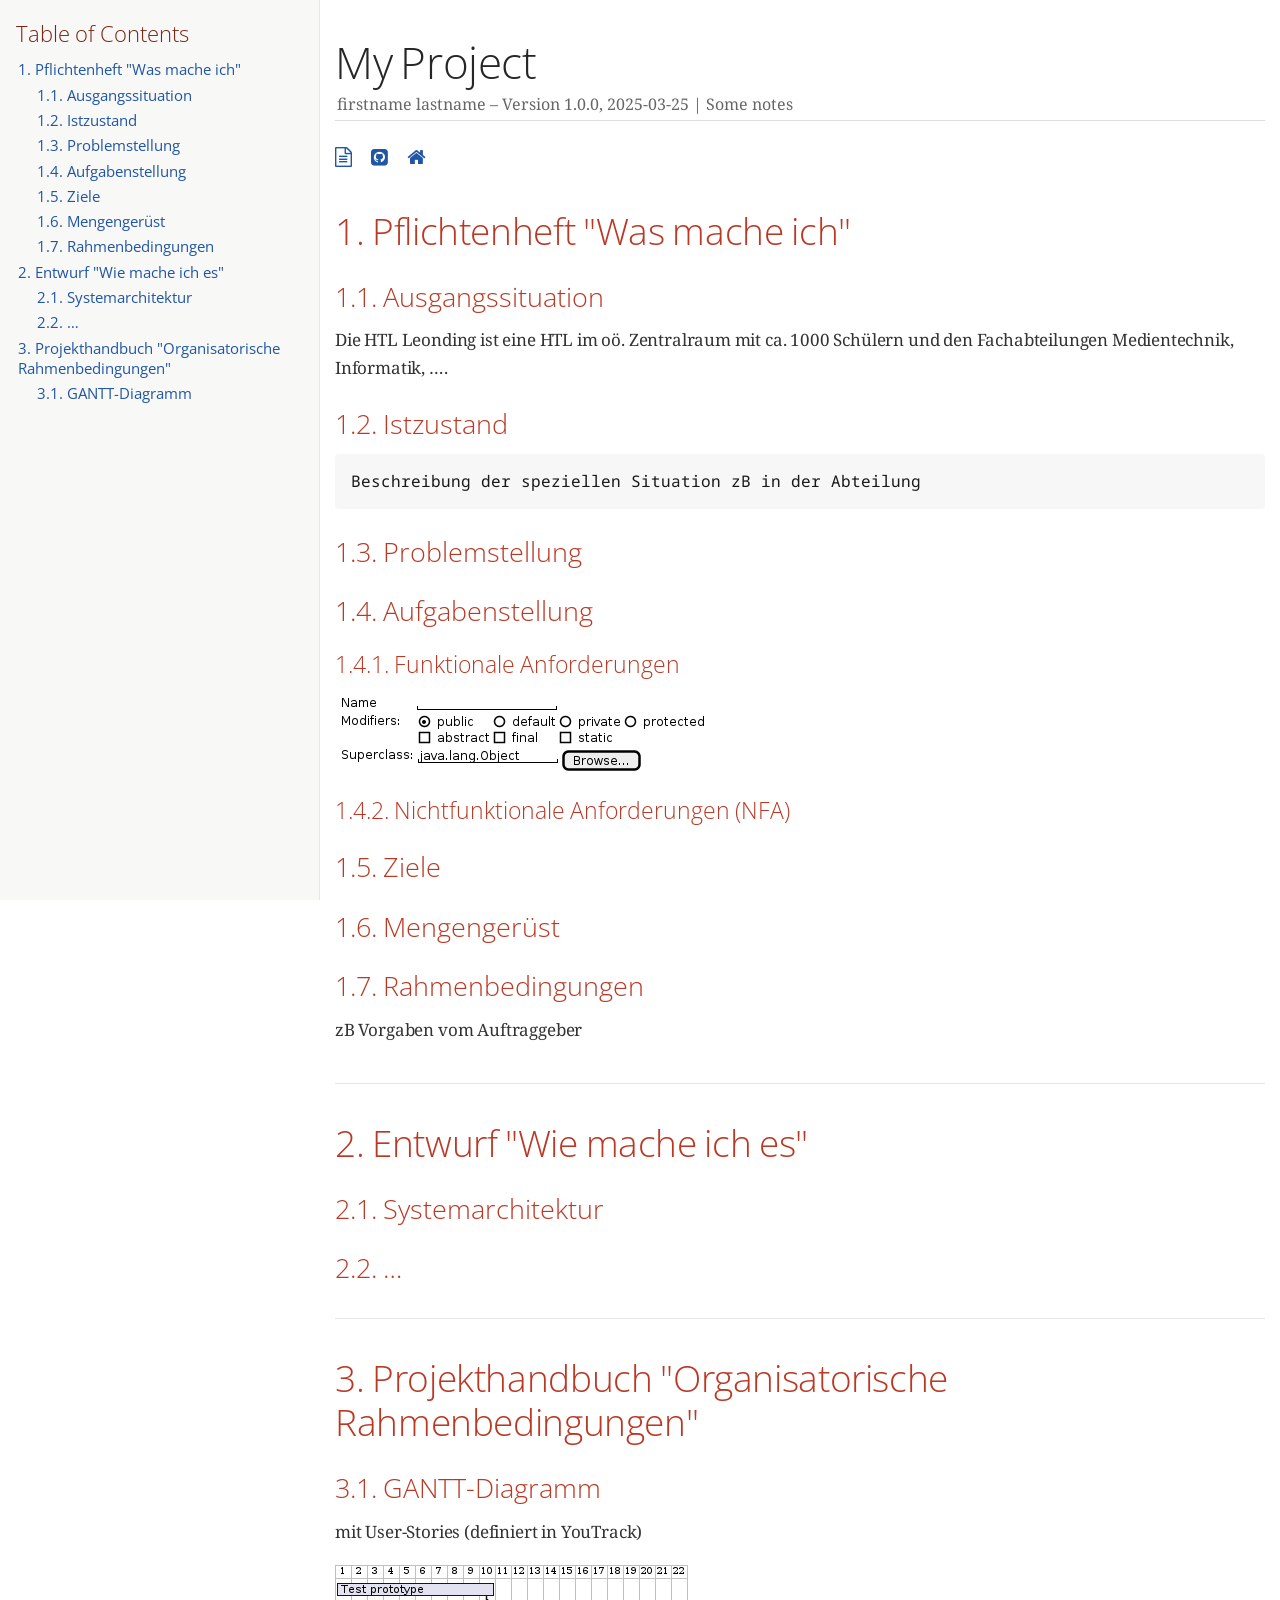
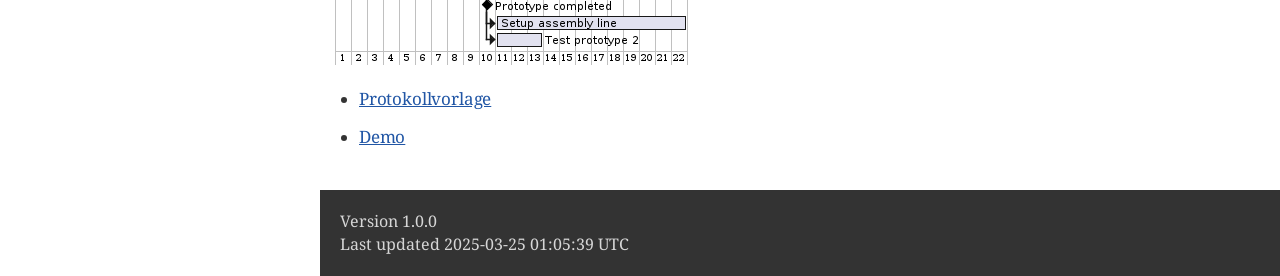
<file: docs/sysspec.html>
<!DOCTYPE html>
<html lang="en">
<head>
<meta charset="UTF-8">
<meta http-equiv="X-UA-Compatible" content="IE=edge">
<meta name="viewport" content="width=device-width, initial-scale=1.0">
<meta name="generator" content="Asciidoctor 2.0.20">
<meta name="author" content="firstname lastname">
<link rel="icon" type="image/png" href="themes/favicon.png">
<title>My Project</title>
<link rel="stylesheet" href="https://fonts.googleapis.com/css?family=Open+Sans:300,300italic,400,400italic,600,600italic%7CNoto+Serif:400,400italic,700,700italic%7CDroid+Sans+Mono:400,700">
<style>
/*! Asciidoctor default stylesheet | MIT License | https://asciidoctor.org */
/* Uncomment the following line when using as a custom stylesheet */
/* @import "https://fonts.googleapis.com/css?family=Open+Sans:300,300italic,400,400italic,600,600italic%7CNoto+Serif:400,400italic,700,700italic%7CDroid+Sans+Mono:400,700"; */
html{font-family:sans-serif;-webkit-text-size-adjust:100%}
a{background:none}
a:focus{outline:thin dotted}
a:active,a:hover{outline:0}
h1{font-size:2em;margin:.67em 0}
b,strong{font-weight:bold}
abbr{font-size:.9em}
abbr[title]{cursor:help;border-bottom:1px dotted #dddddf;text-decoration:none}
dfn{font-style:italic}
hr{height:0}
mark{background:#ff0;color:#000}
code,kbd,pre,samp{font-family:monospace;font-size:1em}
pre{white-space:pre-wrap}
q{quotes:"\201C" "\201D" "\2018" "\2019"}
small{font-size:80%}
sub,sup{font-size:75%;line-height:0;position:relative;vertical-align:baseline}
sup{top:-.5em}
sub{bottom:-.25em}
img{border:0}
svg:not(:root){overflow:hidden}
figure{margin:0}
audio,video{display:inline-block}
audio:not([controls]){display:none;height:0}
fieldset{border:1px solid silver;margin:0 2px;padding:.35em .625em .75em}
legend{border:0;padding:0}
button,input,select,textarea{font-family:inherit;font-size:100%;margin:0}
button,input{line-height:normal}
button,select{text-transform:none}
button,html input[type=button],input[type=reset],input[type=submit]{-webkit-appearance:button;cursor:pointer}
button[disabled],html input[disabled]{cursor:default}
input[type=checkbox],input[type=radio]{padding:0}
button::-moz-focus-inner,input::-moz-focus-inner{border:0;padding:0}
textarea{overflow:auto;vertical-align:top}
table{border-collapse:collapse;border-spacing:0}
*,::before,::after{box-sizing:border-box}
html,body{font-size:100%}
body{background:#fff;color:rgba(0,0,0,.8);padding:0;margin:0;font-family:"Noto Serif","DejaVu Serif",serif;line-height:1;position:relative;cursor:auto;-moz-tab-size:4;-o-tab-size:4;tab-size:4;word-wrap:anywhere;-moz-osx-font-smoothing:grayscale;-webkit-font-smoothing:antialiased}
a:hover{cursor:pointer}
img,object,embed{max-width:100%;height:auto}
object,embed{height:100%}
img{-ms-interpolation-mode:bicubic}
.left{float:left!important}
.right{float:right!important}
.text-left{text-align:left!important}
.text-right{text-align:right!important}
.text-center{text-align:center!important}
.text-justify{text-align:justify!important}
.hide{display:none}
img,object,svg{display:inline-block;vertical-align:middle}
textarea{height:auto;min-height:50px}
select{width:100%}
.subheader,.admonitionblock td.content>.title,.audioblock>.title,.exampleblock>.title,.imageblock>.title,.listingblock>.title,.literalblock>.title,.stemblock>.title,.openblock>.title,.paragraph>.title,.quoteblock>.title,table.tableblock>.title,.verseblock>.title,.videoblock>.title,.dlist>.title,.olist>.title,.ulist>.title,.qlist>.title,.hdlist>.title{line-height:1.45;color:#7a2518;font-weight:400;margin-top:0;margin-bottom:.25em}
div,dl,dt,dd,ul,ol,li,h1,h2,h3,#toctitle,.sidebarblock>.content>.title,h4,h5,h6,pre,form,p,blockquote,th,td{margin:0;padding:0}
a{color:#2156a5;text-decoration:underline;line-height:inherit}
a:hover,a:focus{color:#1d4b8f}
a img{border:0}
p{line-height:1.6;margin-bottom:1.25em;text-rendering:optimizeLegibility}
p aside{font-size:.875em;line-height:1.35;font-style:italic}
h1,h2,h3,#toctitle,.sidebarblock>.content>.title,h4,h5,h6{font-family:"Open Sans","DejaVu Sans",sans-serif;font-weight:300;font-style:normal;color:#ba3925;text-rendering:optimizeLegibility;margin-top:1em;margin-bottom:.5em;line-height:1.0125em}
h1 small,h2 small,h3 small,#toctitle small,.sidebarblock>.content>.title small,h4 small,h5 small,h6 small{font-size:60%;color:#e99b8f;line-height:0}
h1{font-size:2.125em}
h2{font-size:1.6875em}
h3,#toctitle,.sidebarblock>.content>.title{font-size:1.375em}
h4,h5{font-size:1.125em}
h6{font-size:1em}
hr{border:solid #dddddf;border-width:1px 0 0;clear:both;margin:1.25em 0 1.1875em}
em,i{font-style:italic;line-height:inherit}
strong,b{font-weight:bold;line-height:inherit}
small{font-size:60%;line-height:inherit}
code{font-family:"Droid Sans Mono","DejaVu Sans Mono",monospace;font-weight:400;color:rgba(0,0,0,.9)}
ul,ol,dl{line-height:1.6;margin-bottom:1.25em;list-style-position:outside;font-family:inherit}
ul,ol{margin-left:1.5em}
ul li ul,ul li ol{margin-left:1.25em;margin-bottom:0}
ul.circle{list-style-type:circle}
ul.disc{list-style-type:disc}
ul.square{list-style-type:square}
ul.circle ul:not([class]),ul.disc ul:not([class]),ul.square ul:not([class]){list-style:inherit}
ol li ul,ol li ol{margin-left:1.25em;margin-bottom:0}
dl dt{margin-bottom:.3125em;font-weight:bold}
dl dd{margin-bottom:1.25em}
blockquote{margin:0 0 1.25em;padding:.5625em 1.25em 0 1.1875em;border-left:1px solid #ddd}
blockquote,blockquote p{line-height:1.6;color:rgba(0,0,0,.85)}
@media screen and (min-width:768px){h1,h2,h3,#toctitle,.sidebarblock>.content>.title,h4,h5,h6{line-height:1.2}
h1{font-size:2.75em}
h2{font-size:2.3125em}
h3,#toctitle,.sidebarblock>.content>.title{font-size:1.6875em}
h4{font-size:1.4375em}}
table{background:#fff;margin-bottom:1.25em;border:1px solid #dedede;word-wrap:normal}
table thead,table tfoot{background:#f7f8f7}
table thead tr th,table thead tr td,table tfoot tr th,table tfoot tr td{padding:.5em .625em .625em;font-size:inherit;color:rgba(0,0,0,.8);text-align:left}
table tr th,table tr td{padding:.5625em .625em;font-size:inherit;color:rgba(0,0,0,.8)}
table tr.even,table tr.alt{background:#f8f8f7}
table thead tr th,table tfoot tr th,table tbody tr td,table tr td,table tfoot tr td{line-height:1.6}
h1,h2,h3,#toctitle,.sidebarblock>.content>.title,h4,h5,h6{line-height:1.2;word-spacing:-.05em}
h1 strong,h2 strong,h3 strong,#toctitle strong,.sidebarblock>.content>.title strong,h4 strong,h5 strong,h6 strong{font-weight:400}
.center{margin-left:auto;margin-right:auto}
.stretch{width:100%}
.clearfix::before,.clearfix::after,.float-group::before,.float-group::after{content:" ";display:table}
.clearfix::after,.float-group::after{clear:both}
:not(pre).nobreak{word-wrap:normal}
:not(pre).nowrap{white-space:nowrap}
:not(pre).pre-wrap{white-space:pre-wrap}
:not(pre):not([class^=L])>code{font-size:.9375em;font-style:normal!important;letter-spacing:0;padding:.1em .5ex;word-spacing:-.15em;background:#f7f7f8;border-radius:4px;line-height:1.45;text-rendering:optimizeSpeed}
pre{color:rgba(0,0,0,.9);font-family:"Droid Sans Mono","DejaVu Sans Mono",monospace;line-height:1.45;text-rendering:optimizeSpeed}
pre code,pre pre{color:inherit;font-size:inherit;line-height:inherit}
pre>code{display:block}
pre.nowrap,pre.nowrap pre{white-space:pre;word-wrap:normal}
em em{font-style:normal}
strong strong{font-weight:400}
.keyseq{color:rgba(51,51,51,.8)}
kbd{font-family:"Droid Sans Mono","DejaVu Sans Mono",monospace;display:inline-block;color:rgba(0,0,0,.8);font-size:.65em;line-height:1.45;background:#f7f7f7;border:1px solid #ccc;border-radius:3px;box-shadow:0 1px 0 rgba(0,0,0,.2),inset 0 0 0 .1em #fff;margin:0 .15em;padding:.2em .5em;vertical-align:middle;position:relative;top:-.1em;white-space:nowrap}
.keyseq kbd:first-child{margin-left:0}
.keyseq kbd:last-child{margin-right:0}
.menuseq,.menuref{color:#000}
.menuseq b:not(.caret),.menuref{font-weight:inherit}
.menuseq{word-spacing:-.02em}
.menuseq b.caret{font-size:1.25em;line-height:.8}
.menuseq i.caret{font-weight:bold;text-align:center;width:.45em}
b.button::before,b.button::after{position:relative;top:-1px;font-weight:400}
b.button::before{content:"[";padding:0 3px 0 2px}
b.button::after{content:"]";padding:0 2px 0 3px}
p a>code:hover{color:rgba(0,0,0,.9)}
#header,#content,#footnotes,#footer{width:100%;margin:0 auto;max-width:62.5em;*zoom:1;position:relative;padding-left:.9375em;padding-right:.9375em}
#header::before,#header::after,#content::before,#content::after,#footnotes::before,#footnotes::after,#footer::before,#footer::after{content:" ";display:table}
#header::after,#content::after,#footnotes::after,#footer::after{clear:both}
#content{margin-top:1.25em}
#content::before{content:none}
#header>h1:first-child{color:rgba(0,0,0,.85);margin-top:2.25rem;margin-bottom:0}
#header>h1:first-child+#toc{margin-top:8px;border-top:1px solid #dddddf}
#header>h1:only-child,body.toc2 #header>h1:nth-last-child(2){border-bottom:1px solid #dddddf;padding-bottom:8px}
#header .details{border-bottom:1px solid #dddddf;line-height:1.45;padding-top:.25em;padding-bottom:.25em;padding-left:.25em;color:rgba(0,0,0,.6);display:flex;flex-flow:row wrap}
#header .details span:first-child{margin-left:-.125em}
#header .details span.email a{color:rgba(0,0,0,.85)}
#header .details br{display:none}
#header .details br+span::before{content:"\00a0\2013\00a0"}
#header .details br+span.author::before{content:"\00a0\22c5\00a0";color:rgba(0,0,0,.85)}
#header .details br+span#revremark::before{content:"\00a0|\00a0"}
#header #revnumber{text-transform:capitalize}
#header #revnumber::after{content:"\00a0"}
#content>h1:first-child:not([class]){color:rgba(0,0,0,.85);border-bottom:1px solid #dddddf;padding-bottom:8px;margin-top:0;padding-top:1rem;margin-bottom:1.25rem}
#toc{border-bottom:1px solid #e7e7e9;padding-bottom:.5em}
#toc>ul{margin-left:.125em}
#toc ul.sectlevel0>li>a{font-style:italic}
#toc ul.sectlevel0 ul.sectlevel1{margin:.5em 0}
#toc ul{font-family:"Open Sans","DejaVu Sans",sans-serif;list-style-type:none}
#toc li{line-height:1.3334;margin-top:.3334em}
#toc a{text-decoration:none}
#toc a:active{text-decoration:underline}
#toctitle{color:#7a2518;font-size:1.2em}
@media screen and (min-width:768px){#toctitle{font-size:1.375em}
body.toc2{padding-left:15em;padding-right:0}
#toc.toc2{margin-top:0!important;background:#f8f8f7;position:fixed;width:15em;left:0;top:0;border-right:1px solid #e7e7e9;border-top-width:0!important;border-bottom-width:0!important;z-index:1000;padding:1.25em 1em;height:100%;overflow:auto}
#toc.toc2 #toctitle{margin-top:0;margin-bottom:.8rem;font-size:1.2em}
#toc.toc2>ul{font-size:.9em;margin-bottom:0}
#toc.toc2 ul ul{margin-left:0;padding-left:1em}
#toc.toc2 ul.sectlevel0 ul.sectlevel1{padding-left:0;margin-top:.5em;margin-bottom:.5em}
body.toc2.toc-right{padding-left:0;padding-right:15em}
body.toc2.toc-right #toc.toc2{border-right-width:0;border-left:1px solid #e7e7e9;left:auto;right:0}}
@media screen and (min-width:1280px){body.toc2{padding-left:20em;padding-right:0}
#toc.toc2{width:20em}
#toc.toc2 #toctitle{font-size:1.375em}
#toc.toc2>ul{font-size:.95em}
#toc.toc2 ul ul{padding-left:1.25em}
body.toc2.toc-right{padding-left:0;padding-right:20em}}
#content #toc{border:1px solid #e0e0dc;margin-bottom:1.25em;padding:1.25em;background:#f8f8f7;border-radius:4px}
#content #toc>:first-child{margin-top:0}
#content #toc>:last-child{margin-bottom:0}
#footer{max-width:none;background:rgba(0,0,0,.8);padding:1.25em}
#footer-text{color:hsla(0,0%,100%,.8);line-height:1.44}
#content{margin-bottom:.625em}
.sect1{padding-bottom:.625em}
@media screen and (min-width:768px){#content{margin-bottom:1.25em}
.sect1{padding-bottom:1.25em}}
.sect1:last-child{padding-bottom:0}
.sect1+.sect1{border-top:1px solid #e7e7e9}
#content h1>a.anchor,h2>a.anchor,h3>a.anchor,#toctitle>a.anchor,.sidebarblock>.content>.title>a.anchor,h4>a.anchor,h5>a.anchor,h6>a.anchor{position:absolute;z-index:1001;width:1.5ex;margin-left:-1.5ex;display:block;text-decoration:none!important;visibility:hidden;text-align:center;font-weight:400}
#content h1>a.anchor::before,h2>a.anchor::before,h3>a.anchor::before,#toctitle>a.anchor::before,.sidebarblock>.content>.title>a.anchor::before,h4>a.anchor::before,h5>a.anchor::before,h6>a.anchor::before{content:"\00A7";font-size:.85em;display:block;padding-top:.1em}
#content h1:hover>a.anchor,#content h1>a.anchor:hover,h2:hover>a.anchor,h2>a.anchor:hover,h3:hover>a.anchor,#toctitle:hover>a.anchor,.sidebarblock>.content>.title:hover>a.anchor,h3>a.anchor:hover,#toctitle>a.anchor:hover,.sidebarblock>.content>.title>a.anchor:hover,h4:hover>a.anchor,h4>a.anchor:hover,h5:hover>a.anchor,h5>a.anchor:hover,h6:hover>a.anchor,h6>a.anchor:hover{visibility:visible}
#content h1>a.link,h2>a.link,h3>a.link,#toctitle>a.link,.sidebarblock>.content>.title>a.link,h4>a.link,h5>a.link,h6>a.link{color:#ba3925;text-decoration:none}
#content h1>a.link:hover,h2>a.link:hover,h3>a.link:hover,#toctitle>a.link:hover,.sidebarblock>.content>.title>a.link:hover,h4>a.link:hover,h5>a.link:hover,h6>a.link:hover{color:#a53221}
details,.audioblock,.imageblock,.literalblock,.listingblock,.stemblock,.videoblock{margin-bottom:1.25em}
details{margin-left:1.25rem}
details>summary{cursor:pointer;display:block;position:relative;line-height:1.6;margin-bottom:.625rem;outline:none;-webkit-tap-highlight-color:transparent}
details>summary::-webkit-details-marker{display:none}
details>summary::before{content:"";border:solid transparent;border-left:solid;border-width:.3em 0 .3em .5em;position:absolute;top:.5em;left:-1.25rem;transform:translateX(15%)}
details[open]>summary::before{border:solid transparent;border-top:solid;border-width:.5em .3em 0;transform:translateY(15%)}
details>summary::after{content:"";width:1.25rem;height:1em;position:absolute;top:.3em;left:-1.25rem}
.admonitionblock td.content>.title,.audioblock>.title,.exampleblock>.title,.imageblock>.title,.listingblock>.title,.literalblock>.title,.stemblock>.title,.openblock>.title,.paragraph>.title,.quoteblock>.title,table.tableblock>.title,.verseblock>.title,.videoblock>.title,.dlist>.title,.olist>.title,.ulist>.title,.qlist>.title,.hdlist>.title{text-rendering:optimizeLegibility;text-align:left;font-family:"Noto Serif","DejaVu Serif",serif;font-size:1rem;font-style:italic}
table.tableblock.fit-content>caption.title{white-space:nowrap;width:0}
.paragraph.lead>p,#preamble>.sectionbody>[class=paragraph]:first-of-type p{font-size:1.21875em;line-height:1.6;color:rgba(0,0,0,.85)}
.admonitionblock>table{border-collapse:separate;border:0;background:none;width:100%}
.admonitionblock>table td.icon{text-align:center;width:80px}
.admonitionblock>table td.icon img{max-width:none}
.admonitionblock>table td.icon .title{font-weight:bold;font-family:"Open Sans","DejaVu Sans",sans-serif;text-transform:uppercase}
.admonitionblock>table td.content{padding-left:1.125em;padding-right:1.25em;border-left:1px solid #dddddf;color:rgba(0,0,0,.6);word-wrap:anywhere}
.admonitionblock>table td.content>:last-child>:last-child{margin-bottom:0}
.exampleblock>.content{border:1px solid #e6e6e6;margin-bottom:1.25em;padding:1.25em;background:#fff;border-radius:4px}
.sidebarblock{border:1px solid #dbdbd6;margin-bottom:1.25em;padding:1.25em;background:#f3f3f2;border-radius:4px}
.sidebarblock>.content>.title{color:#7a2518;margin-top:0;text-align:center}
.exampleblock>.content>:first-child,.sidebarblock>.content>:first-child{margin-top:0}
.exampleblock>.content>:last-child,.exampleblock>.content>:last-child>:last-child,.exampleblock>.content .olist>ol>li:last-child>:last-child,.exampleblock>.content .ulist>ul>li:last-child>:last-child,.exampleblock>.content .qlist>ol>li:last-child>:last-child,.sidebarblock>.content>:last-child,.sidebarblock>.content>:last-child>:last-child,.sidebarblock>.content .olist>ol>li:last-child>:last-child,.sidebarblock>.content .ulist>ul>li:last-child>:last-child,.sidebarblock>.content .qlist>ol>li:last-child>:last-child{margin-bottom:0}
.literalblock pre,.listingblock>.content>pre{border-radius:4px;overflow-x:auto;padding:1em;font-size:.8125em}
@media screen and (min-width:768px){.literalblock pre,.listingblock>.content>pre{font-size:.90625em}}
@media screen and (min-width:1280px){.literalblock pre,.listingblock>.content>pre{font-size:1em}}
.literalblock pre,.listingblock>.content>pre:not(.highlight),.listingblock>.content>pre[class=highlight],.listingblock>.content>pre[class^="highlight "]{background:#f7f7f8}
.literalblock.output pre{color:#f7f7f8;background:rgba(0,0,0,.9)}
.listingblock>.content{position:relative}
.listingblock code[data-lang]::before{display:none;content:attr(data-lang);position:absolute;font-size:.75em;top:.425rem;right:.5rem;line-height:1;text-transform:uppercase;color:inherit;opacity:.5}
.listingblock:hover code[data-lang]::before{display:block}
.listingblock.terminal pre .command::before{content:attr(data-prompt);padding-right:.5em;color:inherit;opacity:.5}
.listingblock.terminal pre .command:not([data-prompt])::before{content:"$"}
.listingblock pre.highlightjs{padding:0}
.listingblock pre.highlightjs>code{padding:1em;border-radius:4px}
.listingblock pre.prettyprint{border-width:0}
.prettyprint{background:#f7f7f8}
pre.prettyprint .linenums{line-height:1.45;margin-left:2em}
pre.prettyprint li{background:none;list-style-type:inherit;padding-left:0}
pre.prettyprint li code[data-lang]::before{opacity:1}
pre.prettyprint li:not(:first-child) code[data-lang]::before{display:none}
table.linenotable{border-collapse:separate;border:0;margin-bottom:0;background:none}
table.linenotable td[class]{color:inherit;vertical-align:top;padding:0;line-height:inherit;white-space:normal}
table.linenotable td.code{padding-left:.75em}
table.linenotable td.linenos,pre.pygments .linenos{border-right:1px solid;opacity:.35;padding-right:.5em;-webkit-user-select:none;-moz-user-select:none;-ms-user-select:none;user-select:none}
pre.pygments span.linenos{display:inline-block;margin-right:.75em}
.quoteblock{margin:0 1em 1.25em 1.5em;display:table}
.quoteblock:not(.excerpt)>.title{margin-left:-1.5em;margin-bottom:.75em}
.quoteblock blockquote,.quoteblock p{color:rgba(0,0,0,.85);font-size:1.15rem;line-height:1.75;word-spacing:.1em;letter-spacing:0;font-style:italic;text-align:justify}
.quoteblock blockquote{margin:0;padding:0;border:0}
.quoteblock blockquote::before{content:"\201c";float:left;font-size:2.75em;font-weight:bold;line-height:.6em;margin-left:-.6em;color:#7a2518;text-shadow:0 1px 2px rgba(0,0,0,.1)}
.quoteblock blockquote>.paragraph:last-child p{margin-bottom:0}
.quoteblock .attribution{margin-top:.75em;margin-right:.5ex;text-align:right}
.verseblock{margin:0 1em 1.25em}
.verseblock pre{font-family:"Open Sans","DejaVu Sans",sans-serif;font-size:1.15rem;color:rgba(0,0,0,.85);font-weight:300;text-rendering:optimizeLegibility}
.verseblock pre strong{font-weight:400}
.verseblock .attribution{margin-top:1.25rem;margin-left:.5ex}
.quoteblock .attribution,.verseblock .attribution{font-size:.9375em;line-height:1.45;font-style:italic}
.quoteblock .attribution br,.verseblock .attribution br{display:none}
.quoteblock .attribution cite,.verseblock .attribution cite{display:block;letter-spacing:-.025em;color:rgba(0,0,0,.6)}
.quoteblock.abstract blockquote::before,.quoteblock.excerpt blockquote::before,.quoteblock .quoteblock blockquote::before{display:none}
.quoteblock.abstract blockquote,.quoteblock.abstract p,.quoteblock.excerpt blockquote,.quoteblock.excerpt p,.quoteblock .quoteblock blockquote,.quoteblock .quoteblock p{line-height:1.6;word-spacing:0}
.quoteblock.abstract{margin:0 1em 1.25em;display:block}
.quoteblock.abstract>.title{margin:0 0 .375em;font-size:1.15em;text-align:center}
.quoteblock.excerpt>blockquote,.quoteblock .quoteblock{padding:0 0 .25em 1em;border-left:.25em solid #dddddf}
.quoteblock.excerpt,.quoteblock .quoteblock{margin-left:0}
.quoteblock.excerpt blockquote,.quoteblock.excerpt p,.quoteblock .quoteblock blockquote,.quoteblock .quoteblock p{color:inherit;font-size:1.0625rem}
.quoteblock.excerpt .attribution,.quoteblock .quoteblock .attribution{color:inherit;font-size:.85rem;text-align:left;margin-right:0}
p.tableblock:last-child{margin-bottom:0}
td.tableblock>.content{margin-bottom:1.25em;word-wrap:anywhere}
td.tableblock>.content>:last-child{margin-bottom:-1.25em}
table.tableblock,th.tableblock,td.tableblock{border:0 solid #dedede}
table.grid-all>*>tr>*{border-width:1px}
table.grid-cols>*>tr>*{border-width:0 1px}
table.grid-rows>*>tr>*{border-width:1px 0}
table.frame-all{border-width:1px}
table.frame-ends{border-width:1px 0}
table.frame-sides{border-width:0 1px}
table.frame-none>colgroup+*>:first-child>*,table.frame-sides>colgroup+*>:first-child>*{border-top-width:0}
table.frame-none>:last-child>:last-child>*,table.frame-sides>:last-child>:last-child>*{border-bottom-width:0}
table.frame-none>*>tr>:first-child,table.frame-ends>*>tr>:first-child{border-left-width:0}
table.frame-none>*>tr>:last-child,table.frame-ends>*>tr>:last-child{border-right-width:0}
table.stripes-all>*>tr,table.stripes-odd>*>tr:nth-of-type(odd),table.stripes-even>*>tr:nth-of-type(even),table.stripes-hover>*>tr:hover{background:#f8f8f7}
th.halign-left,td.halign-left{text-align:left}
th.halign-right,td.halign-right{text-align:right}
th.halign-center,td.halign-center{text-align:center}
th.valign-top,td.valign-top{vertical-align:top}
th.valign-bottom,td.valign-bottom{vertical-align:bottom}
th.valign-middle,td.valign-middle{vertical-align:middle}
table thead th,table tfoot th{font-weight:bold}
tbody tr th{background:#f7f8f7}
tbody tr th,tbody tr th p,tfoot tr th,tfoot tr th p{color:rgba(0,0,0,.8);font-weight:bold}
p.tableblock>code:only-child{background:none;padding:0}
p.tableblock{font-size:1em}
ol{margin-left:1.75em}
ul li ol{margin-left:1.5em}
dl dd{margin-left:1.125em}
dl dd:last-child,dl dd:last-child>:last-child{margin-bottom:0}
li p,ul dd,ol dd,.olist .olist,.ulist .ulist,.ulist .olist,.olist .ulist{margin-bottom:.625em}
ul.checklist,ul.none,ol.none,ul.no-bullet,ol.no-bullet,ol.unnumbered,ul.unstyled,ol.unstyled{list-style-type:none}
ul.no-bullet,ol.no-bullet,ol.unnumbered{margin-left:.625em}
ul.unstyled,ol.unstyled{margin-left:0}
li>p:empty:only-child::before{content:"";display:inline-block}
ul.checklist>li>p:first-child{margin-left:-1em}
ul.checklist>li>p:first-child>.fa-square-o:first-child,ul.checklist>li>p:first-child>.fa-check-square-o:first-child{width:1.25em;font-size:.8em;position:relative;bottom:.125em}
ul.checklist>li>p:first-child>input[type=checkbox]:first-child{margin-right:.25em}
ul.inline{display:flex;flex-flow:row wrap;list-style:none;margin:0 0 .625em -1.25em}
ul.inline>li{margin-left:1.25em}
.unstyled dl dt{font-weight:400;font-style:normal}
ol.arabic{list-style-type:decimal}
ol.decimal{list-style-type:decimal-leading-zero}
ol.loweralpha{list-style-type:lower-alpha}
ol.upperalpha{list-style-type:upper-alpha}
ol.lowerroman{list-style-type:lower-roman}
ol.upperroman{list-style-type:upper-roman}
ol.lowergreek{list-style-type:lower-greek}
.hdlist>table,.colist>table{border:0;background:none}
.hdlist>table>tbody>tr,.colist>table>tbody>tr{background:none}
td.hdlist1,td.hdlist2{vertical-align:top;padding:0 .625em}
td.hdlist1{font-weight:bold;padding-bottom:1.25em}
td.hdlist2{word-wrap:anywhere}
.literalblock+.colist,.listingblock+.colist{margin-top:-.5em}
.colist td:not([class]):first-child{padding:.4em .75em 0;line-height:1;vertical-align:top}
.colist td:not([class]):first-child img{max-width:none}
.colist td:not([class]):last-child{padding:.25em 0}
.thumb,.th{line-height:0;display:inline-block;border:4px solid #fff;box-shadow:0 0 0 1px #ddd}
.imageblock.left{margin:.25em .625em 1.25em 0}
.imageblock.right{margin:.25em 0 1.25em .625em}
.imageblock>.title{margin-bottom:0}
.imageblock.thumb,.imageblock.th{border-width:6px}
.imageblock.thumb>.title,.imageblock.th>.title{padding:0 .125em}
.image.left,.image.right{margin-top:.25em;margin-bottom:.25em;display:inline-block;line-height:0}
.image.left{margin-right:.625em}
.image.right{margin-left:.625em}
a.image{text-decoration:none;display:inline-block}
a.image object{pointer-events:none}
sup.footnote,sup.footnoteref{font-size:.875em;position:static;vertical-align:super}
sup.footnote a,sup.footnoteref a{text-decoration:none}
sup.footnote a:active,sup.footnoteref a:active{text-decoration:underline}
#footnotes{padding-top:.75em;padding-bottom:.75em;margin-bottom:.625em}
#footnotes hr{width:20%;min-width:6.25em;margin:-.25em 0 .75em;border-width:1px 0 0}
#footnotes .footnote{padding:0 .375em 0 .225em;line-height:1.3334;font-size:.875em;margin-left:1.2em;margin-bottom:.2em}
#footnotes .footnote a:first-of-type{font-weight:bold;text-decoration:none;margin-left:-1.05em}
#footnotes .footnote:last-of-type{margin-bottom:0}
#content #footnotes{margin-top:-.625em;margin-bottom:0;padding:.75em 0}
div.unbreakable{page-break-inside:avoid}
.big{font-size:larger}
.small{font-size:smaller}
.underline{text-decoration:underline}
.overline{text-decoration:overline}
.line-through{text-decoration:line-through}
.aqua{color:#00bfbf}
.aqua-background{background:#00fafa}
.black{color:#000}
.black-background{background:#000}
.blue{color:#0000bf}
.blue-background{background:#0000fa}
.fuchsia{color:#bf00bf}
.fuchsia-background{background:#fa00fa}
.gray{color:#606060}
.gray-background{background:#7d7d7d}
.green{color:#006000}
.green-background{background:#007d00}
.lime{color:#00bf00}
.lime-background{background:#00fa00}
.maroon{color:#600000}
.maroon-background{background:#7d0000}
.navy{color:#000060}
.navy-background{background:#00007d}
.olive{color:#606000}
.olive-background{background:#7d7d00}
.purple{color:#600060}
.purple-background{background:#7d007d}
.red{color:#bf0000}
.red-background{background:#fa0000}
.silver{color:#909090}
.silver-background{background:#bcbcbc}
.teal{color:#006060}
.teal-background{background:#007d7d}
.white{color:#bfbfbf}
.white-background{background:#fafafa}
.yellow{color:#bfbf00}
.yellow-background{background:#fafa00}
span.icon>.fa{cursor:default}
a span.icon>.fa{cursor:inherit}
.admonitionblock td.icon [class^="fa icon-"]{font-size:2.5em;text-shadow:1px 1px 2px rgba(0,0,0,.5);cursor:default}
.admonitionblock td.icon .icon-note::before{content:"\f05a";color:#19407c}
.admonitionblock td.icon .icon-tip::before{content:"\f0eb";text-shadow:1px 1px 2px rgba(155,155,0,.8);color:#111}
.admonitionblock td.icon .icon-warning::before{content:"\f071";color:#bf6900}
.admonitionblock td.icon .icon-caution::before{content:"\f06d";color:#bf3400}
.admonitionblock td.icon .icon-important::before{content:"\f06a";color:#bf0000}
.conum[data-value]{display:inline-block;color:#fff!important;background:rgba(0,0,0,.8);border-radius:50%;text-align:center;font-size:.75em;width:1.67em;height:1.67em;line-height:1.67em;font-family:"Open Sans","DejaVu Sans",sans-serif;font-style:normal;font-weight:bold}
.conum[data-value] *{color:#fff!important}
.conum[data-value]+b{display:none}
.conum[data-value]::after{content:attr(data-value)}
pre .conum[data-value]{position:relative;top:-.125em}
b.conum *{color:inherit!important}
.conum:not([data-value]):empty{display:none}
dt,th.tableblock,td.content,div.footnote{text-rendering:optimizeLegibility}
h1,h2,p,td.content,span.alt,summary{letter-spacing:-.01em}
p strong,td.content strong,div.footnote strong{letter-spacing:-.005em}
p,blockquote,dt,td.content,td.hdlist1,span.alt,summary{font-size:1.0625rem}
p{margin-bottom:1.25rem}
.sidebarblock p,.sidebarblock dt,.sidebarblock td.content,p.tableblock{font-size:1em}
.exampleblock>.content{background:#fffef7;border-color:#e0e0dc;box-shadow:0 1px 4px #e0e0dc}
.print-only{display:none!important}
@page{margin:1.25cm .75cm}
@media print{*{box-shadow:none!important;text-shadow:none!important}
html{font-size:80%}
a{color:inherit!important;text-decoration:underline!important}
a.bare,a[href^="#"],a[href^="mailto:"]{text-decoration:none!important}
a[href^="http:"]:not(.bare)::after,a[href^="https:"]:not(.bare)::after{content:"(" attr(href) ")";display:inline-block;font-size:.875em;padding-left:.25em}
abbr[title]{border-bottom:1px dotted}
abbr[title]::after{content:" (" attr(title) ")"}
pre,blockquote,tr,img,object,svg{page-break-inside:avoid}
thead{display:table-header-group}
svg{max-width:100%}
p,blockquote,dt,td.content{font-size:1em;orphans:3;widows:3}
h2,h3,#toctitle,.sidebarblock>.content>.title{page-break-after:avoid}
#header,#content,#footnotes,#footer{max-width:none}
#toc,.sidebarblock,.exampleblock>.content{background:none!important}
#toc{border-bottom:1px solid #dddddf!important;padding-bottom:0!important}
body.book #header{text-align:center}
body.book #header>h1:first-child{border:0!important;margin:2.5em 0 1em}
body.book #header .details{border:0!important;display:block;padding:0!important}
body.book #header .details span:first-child{margin-left:0!important}
body.book #header .details br{display:block}
body.book #header .details br+span::before{content:none!important}
body.book #toc{border:0!important;text-align:left!important;padding:0!important;margin:0!important}
body.book #toc,body.book #preamble,body.book h1.sect0,body.book .sect1>h2{page-break-before:always}
.listingblock code[data-lang]::before{display:block}
#footer{padding:0 .9375em}
.hide-on-print{display:none!important}
.print-only{display:block!important}
.hide-for-print{display:none!important}
.show-for-print{display:inherit!important}}
@media amzn-kf8,print{#header>h1:first-child{margin-top:1.25rem}
.sect1{padding:0!important}
.sect1+.sect1{border:0}
#footer{background:none}
#footer-text{color:rgba(0,0,0,.6);font-size:.9em}}
@media amzn-kf8{#header,#content,#footnotes,#footer{padding:0}}
</style>
<link rel="stylesheet" href="https://cdnjs.cloudflare.com/ajax/libs/font-awesome/4.7.0/css/font-awesome.min.css">
<style>
    pre.rouge .hll {
        background-color: #ffc;
        display: block;
    }
    pre.rouge .hll * {
        background-color: initial;
    }
</style>
</head>
<body class="article toc2 toc-left">
<div id="header">
<h1>My Project</h1>
<div class="details">
<span id="author" class="author">firstname lastname</span><br>
<span id="revnumber">version 1.0.0,</span>
<span id="revdate">2025-03-25</span>
<br><span id="revremark">Some notes</span>
</div>
<div id="toc" class="toc2">
<div id="toctitle">Table of Contents</div>
<ul class="sectlevel1">
<li><a href="#_pflichtenheft_was_mache_ich">1. Pflichtenheft "Was mache ich"</a>
<ul class="sectlevel2">
<li><a href="#_ausgangssituation">1.1. Ausgangssituation</a></li>
<li><a href="#_istzustand">1.2. Istzustand</a></li>
<li><a href="#_problemstellung">1.3. Problemstellung</a></li>
<li><a href="#_aufgabenstellung">1.4. Aufgabenstellung</a></li>
<li><a href="#_ziele">1.5. Ziele</a></li>
<li><a href="#_mengengerüst">1.6. Mengengerüst</a></li>
<li><a href="#_rahmenbedingungen">1.7. Rahmenbedingungen</a></li>
</ul>
</li>
<li><a href="#_entwurf_wie_mache_ich_es">2. Entwurf "Wie mache ich es"</a>
<ul class="sectlevel2">
<li><a href="#_systemarchitektur">2.1. Systemarchitektur</a></li>
<li><a href="#">2.2. &#8230;&#8203;</a></li>
</ul>
</li>
<li><a href="#_projekthandbuch_organisatorische_rahmenbedingungen">3. Projekthandbuch "Organisatorische Rahmenbedingungen"</a>
<ul class="sectlevel2">
<li><a href="#_gantt_diagramm">3.1. GANTT-Diagramm</a></li>
</ul>
</li>
</ul>
</div>
</div>
<div id="content">
<div id="preamble">
<div class="sectionbody">
<div class="paragraph">
<p><span class="icon"><a class="image" href="https://raw.githubusercontent.com/htl-leonding-college/asciidoctor-docker-template/master/asciidocs/sysspec.adoc"><i class="fa fa-file-text-o"></i></a></span> ‏ ‏ ‎
<span class="icon"><a class="image" href="https://github.com/htl-leonding-college/asciidoctor-docker-template"><i class="fa fa-github-square"></i></a></span> ‏ ‏ ‎
<span class="icon"><a class="image" href="https://htl-leonding.github.io/"><i class="fa fa-home"></i></a></span></p>
</div>
</div>
</div>
<div class="sect1">
<h2 id="_pflichtenheft_was_mache_ich"><a class="anchor" href="#_pflichtenheft_was_mache_ich"></a>1. Pflichtenheft "Was mache ich"</h2>
<div class="sectionbody">
<div class="sect2">
<h3 id="_ausgangssituation"><a class="anchor" href="#_ausgangssituation"></a>1.1. Ausgangssituation</h3>
<div class="paragraph">
<p>Die HTL Leonding ist eine HTL im oö. Zentralraum mit ca. 1000 Schülern und den Fachabteilungen Medientechnik, Informatik, &#8230;&#8203;.</p>
</div>
</div>
<div class="sect2">
<h3 id="_istzustand"><a class="anchor" href="#_istzustand"></a>1.2. Istzustand</h3>
<div class="listingblock">
<div class="content">
<pre>Beschreibung der speziellen Situation zB in der Abteilung</pre>
</div>
</div>
</div>
<div class="sect2">
<h3 id="_problemstellung"><a class="anchor" href="#_problemstellung"></a>1.3. Problemstellung</h3>

</div>
<div class="sect2">
<h3 id="_aufgabenstellung"><a class="anchor" href="#_aufgabenstellung"></a>1.4. Aufgabenstellung</h3>
<div class="sect3">
<h4 id="_funktionale_anforderungen"><a class="anchor" href="#_funktionale_anforderungen"></a>1.4.1. Funktionale Anforderungen</h4>
<div class="imageblock">
<div class="content">
<img src="images/wireframe.png" alt="wireframe" width="376" height="84">
</div>
</div>
</div>
<div class="sect3">
<h4 id="_nichtfunktionale_anforderungen_nfa"><a class="anchor" href="#_nichtfunktionale_anforderungen_nfa"></a>1.4.2. Nichtfunktionale Anforderungen (NFA)</h4>

</div>
</div>
<div class="sect2">
<h3 id="_ziele"><a class="anchor" href="#_ziele"></a>1.5. Ziele</h3>

</div>
<div class="sect2">
<h3 id="_mengengerüst"><a class="anchor" href="#_mengengerüst"></a>1.6. Mengengerüst</h3>

</div>
<div class="sect2">
<h3 id="_rahmenbedingungen"><a class="anchor" href="#_rahmenbedingungen"></a>1.7. Rahmenbedingungen</h3>
<div class="paragraph">
<p>zB Vorgaben vom Auftraggeber</p>
</div>
</div>
</div>
</div>
<div class="sect1">
<h2 id="_entwurf_wie_mache_ich_es"><a class="anchor" href="#_entwurf_wie_mache_ich_es"></a>2. Entwurf "Wie mache ich es"</h2>
<div class="sectionbody">
<div class="sect2">
<h3 id="_systemarchitektur"><a class="anchor" href="#_systemarchitektur"></a>2.1. Systemarchitektur</h3>

</div>
<div class="sect2">
<h3 id=""><a class="anchor" href="#"></a>2.2. &#8230;&#8203;</h3>

</div>
</div>
</div>
<div class="sect1">
<h2 id="_projekthandbuch_organisatorische_rahmenbedingungen"><a class="anchor" href="#_projekthandbuch_organisatorische_rahmenbedingungen"></a>3. Projekthandbuch "Organisatorische Rahmenbedingungen"</h2>
<div class="sectionbody">
<div class="sect2">
<h3 id="_gantt_diagramm"><a class="anchor" href="#_gantt_diagramm"></a>3.1. GANTT-Diagramm</h3>
<div class="paragraph">
<p>mit User-Stories (definiert in YouTrack)</p>
</div>
<div class="imageblock">
<div class="content">
<img src="images/gantt-protoype.png" alt="gantt protoype" width="353" height="100">
</div>
</div>
<div class="ulist">
<ul>
<li>
<p><a href="minutes-of-meeting.html">Protokollvorlage</a></p>
</li>
<li>
<p><a href="demo.html">Demo</a></p>
</li>
</ul>
</div>
</div>
</div>
</div>
</div>
<div id="footer">
<div id="footer-text">
Version 1.0.0<br>
Last updated 2025-03-25 01:05:39 UTC
</div>
</div>
</body>
</html>
</file>
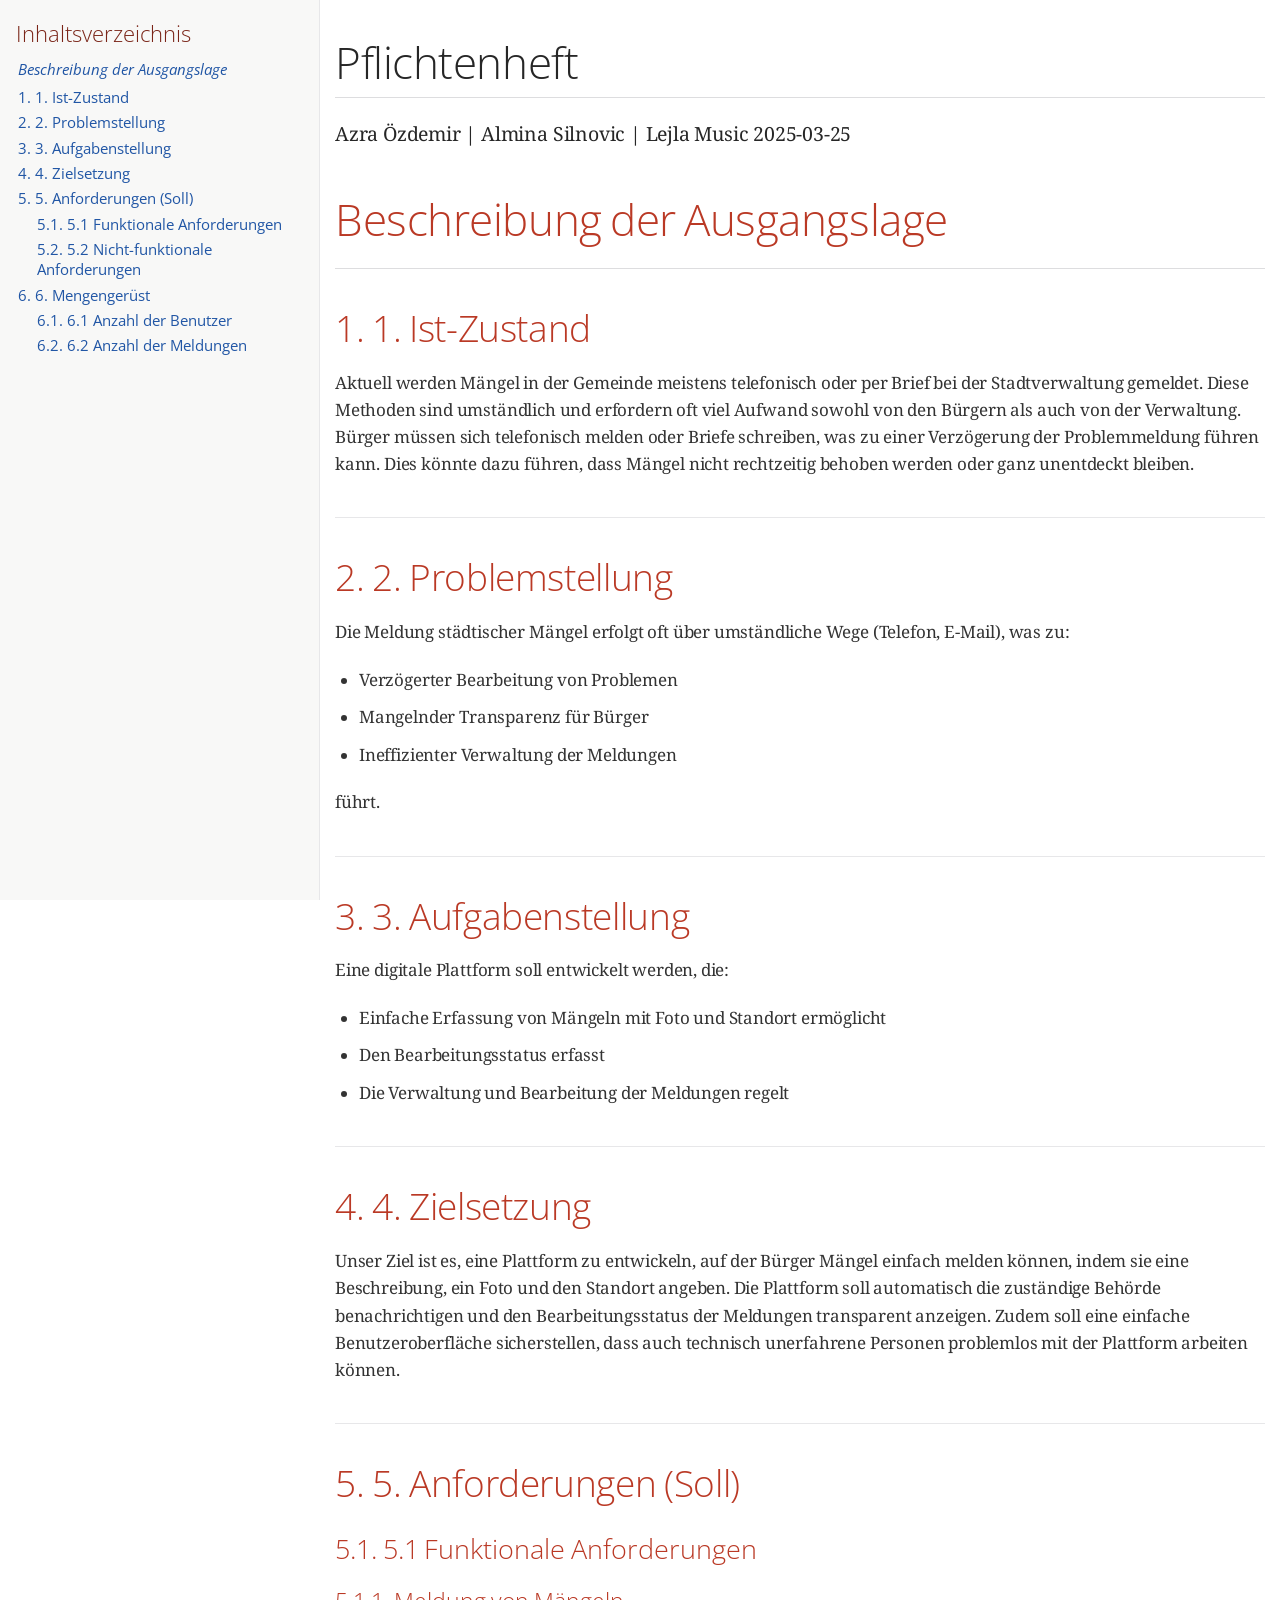
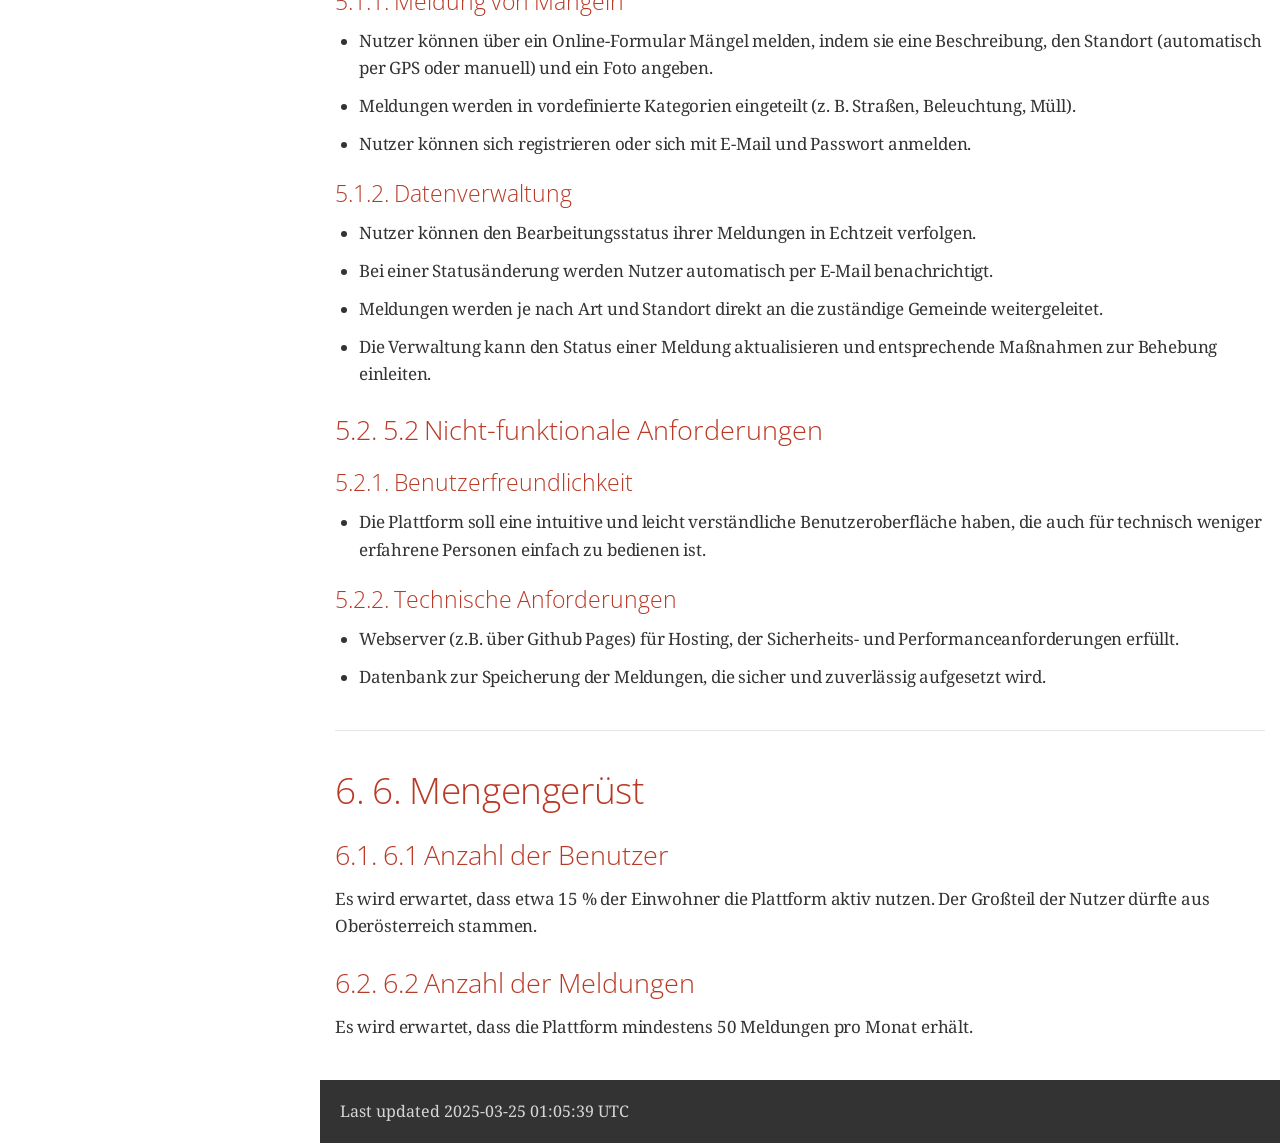
<file: docs/pflichtenheft/pflichtenheft.html>
<!DOCTYPE html>
<html lang="en">
<head>
<meta charset="UTF-8">
<meta http-equiv="X-UA-Compatible" content="IE=edge">
<meta name="viewport" content="width=device-width, initial-scale=1.0">
<meta name="generator" content="Asciidoctor 2.0.20">
<link rel="icon" type="image/png" href="themes/favicon.png">
<title>Pflichtenheft</title>
<link rel="stylesheet" href="https://fonts.googleapis.com/css?family=Open+Sans:300,300italic,400,400italic,600,600italic%7CNoto+Serif:400,400italic,700,700italic%7CDroid+Sans+Mono:400,700">
<style>
/*! Asciidoctor default stylesheet | MIT License | https://asciidoctor.org */
/* Uncomment the following line when using as a custom stylesheet */
/* @import "https://fonts.googleapis.com/css?family=Open+Sans:300,300italic,400,400italic,600,600italic%7CNoto+Serif:400,400italic,700,700italic%7CDroid+Sans+Mono:400,700"; */
html{font-family:sans-serif;-webkit-text-size-adjust:100%}
a{background:none}
a:focus{outline:thin dotted}
a:active,a:hover{outline:0}
h1{font-size:2em;margin:.67em 0}
b,strong{font-weight:bold}
abbr{font-size:.9em}
abbr[title]{cursor:help;border-bottom:1px dotted #dddddf;text-decoration:none}
dfn{font-style:italic}
hr{height:0}
mark{background:#ff0;color:#000}
code,kbd,pre,samp{font-family:monospace;font-size:1em}
pre{white-space:pre-wrap}
q{quotes:"\201C" "\201D" "\2018" "\2019"}
small{font-size:80%}
sub,sup{font-size:75%;line-height:0;position:relative;vertical-align:baseline}
sup{top:-.5em}
sub{bottom:-.25em}
img{border:0}
svg:not(:root){overflow:hidden}
figure{margin:0}
audio,video{display:inline-block}
audio:not([controls]){display:none;height:0}
fieldset{border:1px solid silver;margin:0 2px;padding:.35em .625em .75em}
legend{border:0;padding:0}
button,input,select,textarea{font-family:inherit;font-size:100%;margin:0}
button,input{line-height:normal}
button,select{text-transform:none}
button,html input[type=button],input[type=reset],input[type=submit]{-webkit-appearance:button;cursor:pointer}
button[disabled],html input[disabled]{cursor:default}
input[type=checkbox],input[type=radio]{padding:0}
button::-moz-focus-inner,input::-moz-focus-inner{border:0;padding:0}
textarea{overflow:auto;vertical-align:top}
table{border-collapse:collapse;border-spacing:0}
*,::before,::after{box-sizing:border-box}
html,body{font-size:100%}
body{background:#fff;color:rgba(0,0,0,.8);padding:0;margin:0;font-family:"Noto Serif","DejaVu Serif",serif;line-height:1;position:relative;cursor:auto;-moz-tab-size:4;-o-tab-size:4;tab-size:4;word-wrap:anywhere;-moz-osx-font-smoothing:grayscale;-webkit-font-smoothing:antialiased}
a:hover{cursor:pointer}
img,object,embed{max-width:100%;height:auto}
object,embed{height:100%}
img{-ms-interpolation-mode:bicubic}
.left{float:left!important}
.right{float:right!important}
.text-left{text-align:left!important}
.text-right{text-align:right!important}
.text-center{text-align:center!important}
.text-justify{text-align:justify!important}
.hide{display:none}
img,object,svg{display:inline-block;vertical-align:middle}
textarea{height:auto;min-height:50px}
select{width:100%}
.subheader,.admonitionblock td.content>.title,.audioblock>.title,.exampleblock>.title,.imageblock>.title,.listingblock>.title,.literalblock>.title,.stemblock>.title,.openblock>.title,.paragraph>.title,.quoteblock>.title,table.tableblock>.title,.verseblock>.title,.videoblock>.title,.dlist>.title,.olist>.title,.ulist>.title,.qlist>.title,.hdlist>.title{line-height:1.45;color:#7a2518;font-weight:400;margin-top:0;margin-bottom:.25em}
div,dl,dt,dd,ul,ol,li,h1,h2,h3,#toctitle,.sidebarblock>.content>.title,h4,h5,h6,pre,form,p,blockquote,th,td{margin:0;padding:0}
a{color:#2156a5;text-decoration:underline;line-height:inherit}
a:hover,a:focus{color:#1d4b8f}
a img{border:0}
p{line-height:1.6;margin-bottom:1.25em;text-rendering:optimizeLegibility}
p aside{font-size:.875em;line-height:1.35;font-style:italic}
h1,h2,h3,#toctitle,.sidebarblock>.content>.title,h4,h5,h6{font-family:"Open Sans","DejaVu Sans",sans-serif;font-weight:300;font-style:normal;color:#ba3925;text-rendering:optimizeLegibility;margin-top:1em;margin-bottom:.5em;line-height:1.0125em}
h1 small,h2 small,h3 small,#toctitle small,.sidebarblock>.content>.title small,h4 small,h5 small,h6 small{font-size:60%;color:#e99b8f;line-height:0}
h1{font-size:2.125em}
h2{font-size:1.6875em}
h3,#toctitle,.sidebarblock>.content>.title{font-size:1.375em}
h4,h5{font-size:1.125em}
h6{font-size:1em}
hr{border:solid #dddddf;border-width:1px 0 0;clear:both;margin:1.25em 0 1.1875em}
em,i{font-style:italic;line-height:inherit}
strong,b{font-weight:bold;line-height:inherit}
small{font-size:60%;line-height:inherit}
code{font-family:"Droid Sans Mono","DejaVu Sans Mono",monospace;font-weight:400;color:rgba(0,0,0,.9)}
ul,ol,dl{line-height:1.6;margin-bottom:1.25em;list-style-position:outside;font-family:inherit}
ul,ol{margin-left:1.5em}
ul li ul,ul li ol{margin-left:1.25em;margin-bottom:0}
ul.circle{list-style-type:circle}
ul.disc{list-style-type:disc}
ul.square{list-style-type:square}
ul.circle ul:not([class]),ul.disc ul:not([class]),ul.square ul:not([class]){list-style:inherit}
ol li ul,ol li ol{margin-left:1.25em;margin-bottom:0}
dl dt{margin-bottom:.3125em;font-weight:bold}
dl dd{margin-bottom:1.25em}
blockquote{margin:0 0 1.25em;padding:.5625em 1.25em 0 1.1875em;border-left:1px solid #ddd}
blockquote,blockquote p{line-height:1.6;color:rgba(0,0,0,.85)}
@media screen and (min-width:768px){h1,h2,h3,#toctitle,.sidebarblock>.content>.title,h4,h5,h6{line-height:1.2}
h1{font-size:2.75em}
h2{font-size:2.3125em}
h3,#toctitle,.sidebarblock>.content>.title{font-size:1.6875em}
h4{font-size:1.4375em}}
table{background:#fff;margin-bottom:1.25em;border:1px solid #dedede;word-wrap:normal}
table thead,table tfoot{background:#f7f8f7}
table thead tr th,table thead tr td,table tfoot tr th,table tfoot tr td{padding:.5em .625em .625em;font-size:inherit;color:rgba(0,0,0,.8);text-align:left}
table tr th,table tr td{padding:.5625em .625em;font-size:inherit;color:rgba(0,0,0,.8)}
table tr.even,table tr.alt{background:#f8f8f7}
table thead tr th,table tfoot tr th,table tbody tr td,table tr td,table tfoot tr td{line-height:1.6}
h1,h2,h3,#toctitle,.sidebarblock>.content>.title,h4,h5,h6{line-height:1.2;word-spacing:-.05em}
h1 strong,h2 strong,h3 strong,#toctitle strong,.sidebarblock>.content>.title strong,h4 strong,h5 strong,h6 strong{font-weight:400}
.center{margin-left:auto;margin-right:auto}
.stretch{width:100%}
.clearfix::before,.clearfix::after,.float-group::before,.float-group::after{content:" ";display:table}
.clearfix::after,.float-group::after{clear:both}
:not(pre).nobreak{word-wrap:normal}
:not(pre).nowrap{white-space:nowrap}
:not(pre).pre-wrap{white-space:pre-wrap}
:not(pre):not([class^=L])>code{font-size:.9375em;font-style:normal!important;letter-spacing:0;padding:.1em .5ex;word-spacing:-.15em;background:#f7f7f8;border-radius:4px;line-height:1.45;text-rendering:optimizeSpeed}
pre{color:rgba(0,0,0,.9);font-family:"Droid Sans Mono","DejaVu Sans Mono",monospace;line-height:1.45;text-rendering:optimizeSpeed}
pre code,pre pre{color:inherit;font-size:inherit;line-height:inherit}
pre>code{display:block}
pre.nowrap,pre.nowrap pre{white-space:pre;word-wrap:normal}
em em{font-style:normal}
strong strong{font-weight:400}
.keyseq{color:rgba(51,51,51,.8)}
kbd{font-family:"Droid Sans Mono","DejaVu Sans Mono",monospace;display:inline-block;color:rgba(0,0,0,.8);font-size:.65em;line-height:1.45;background:#f7f7f7;border:1px solid #ccc;border-radius:3px;box-shadow:0 1px 0 rgba(0,0,0,.2),inset 0 0 0 .1em #fff;margin:0 .15em;padding:.2em .5em;vertical-align:middle;position:relative;top:-.1em;white-space:nowrap}
.keyseq kbd:first-child{margin-left:0}
.keyseq kbd:last-child{margin-right:0}
.menuseq,.menuref{color:#000}
.menuseq b:not(.caret),.menuref{font-weight:inherit}
.menuseq{word-spacing:-.02em}
.menuseq b.caret{font-size:1.25em;line-height:.8}
.menuseq i.caret{font-weight:bold;text-align:center;width:.45em}
b.button::before,b.button::after{position:relative;top:-1px;font-weight:400}
b.button::before{content:"[";padding:0 3px 0 2px}
b.button::after{content:"]";padding:0 2px 0 3px}
p a>code:hover{color:rgba(0,0,0,.9)}
#header,#content,#footnotes,#footer{width:100%;margin:0 auto;max-width:62.5em;*zoom:1;position:relative;padding-left:.9375em;padding-right:.9375em}
#header::before,#header::after,#content::before,#content::after,#footnotes::before,#footnotes::after,#footer::before,#footer::after{content:" ";display:table}
#header::after,#content::after,#footnotes::after,#footer::after{clear:both}
#content{margin-top:1.25em}
#content::before{content:none}
#header>h1:first-child{color:rgba(0,0,0,.85);margin-top:2.25rem;margin-bottom:0}
#header>h1:first-child+#toc{margin-top:8px;border-top:1px solid #dddddf}
#header>h1:only-child,body.toc2 #header>h1:nth-last-child(2){border-bottom:1px solid #dddddf;padding-bottom:8px}
#header .details{border-bottom:1px solid #dddddf;line-height:1.45;padding-top:.25em;padding-bottom:.25em;padding-left:.25em;color:rgba(0,0,0,.6);display:flex;flex-flow:row wrap}
#header .details span:first-child{margin-left:-.125em}
#header .details span.email a{color:rgba(0,0,0,.85)}
#header .details br{display:none}
#header .details br+span::before{content:"\00a0\2013\00a0"}
#header .details br+span.author::before{content:"\00a0\22c5\00a0";color:rgba(0,0,0,.85)}
#header .details br+span#revremark::before{content:"\00a0|\00a0"}
#header #revnumber{text-transform:capitalize}
#header #revnumber::after{content:"\00a0"}
#content>h1:first-child:not([class]){color:rgba(0,0,0,.85);border-bottom:1px solid #dddddf;padding-bottom:8px;margin-top:0;padding-top:1rem;margin-bottom:1.25rem}
#toc{border-bottom:1px solid #e7e7e9;padding-bottom:.5em}
#toc>ul{margin-left:.125em}
#toc ul.sectlevel0>li>a{font-style:italic}
#toc ul.sectlevel0 ul.sectlevel1{margin:.5em 0}
#toc ul{font-family:"Open Sans","DejaVu Sans",sans-serif;list-style-type:none}
#toc li{line-height:1.3334;margin-top:.3334em}
#toc a{text-decoration:none}
#toc a:active{text-decoration:underline}
#toctitle{color:#7a2518;font-size:1.2em}
@media screen and (min-width:768px){#toctitle{font-size:1.375em}
body.toc2{padding-left:15em;padding-right:0}
#toc.toc2{margin-top:0!important;background:#f8f8f7;position:fixed;width:15em;left:0;top:0;border-right:1px solid #e7e7e9;border-top-width:0!important;border-bottom-width:0!important;z-index:1000;padding:1.25em 1em;height:100%;overflow:auto}
#toc.toc2 #toctitle{margin-top:0;margin-bottom:.8rem;font-size:1.2em}
#toc.toc2>ul{font-size:.9em;margin-bottom:0}
#toc.toc2 ul ul{margin-left:0;padding-left:1em}
#toc.toc2 ul.sectlevel0 ul.sectlevel1{padding-left:0;margin-top:.5em;margin-bottom:.5em}
body.toc2.toc-right{padding-left:0;padding-right:15em}
body.toc2.toc-right #toc.toc2{border-right-width:0;border-left:1px solid #e7e7e9;left:auto;right:0}}
@media screen and (min-width:1280px){body.toc2{padding-left:20em;padding-right:0}
#toc.toc2{width:20em}
#toc.toc2 #toctitle{font-size:1.375em}
#toc.toc2>ul{font-size:.95em}
#toc.toc2 ul ul{padding-left:1.25em}
body.toc2.toc-right{padding-left:0;padding-right:20em}}
#content #toc{border:1px solid #e0e0dc;margin-bottom:1.25em;padding:1.25em;background:#f8f8f7;border-radius:4px}
#content #toc>:first-child{margin-top:0}
#content #toc>:last-child{margin-bottom:0}
#footer{max-width:none;background:rgba(0,0,0,.8);padding:1.25em}
#footer-text{color:hsla(0,0%,100%,.8);line-height:1.44}
#content{margin-bottom:.625em}
.sect1{padding-bottom:.625em}
@media screen and (min-width:768px){#content{margin-bottom:1.25em}
.sect1{padding-bottom:1.25em}}
.sect1:last-child{padding-bottom:0}
.sect1+.sect1{border-top:1px solid #e7e7e9}
#content h1>a.anchor,h2>a.anchor,h3>a.anchor,#toctitle>a.anchor,.sidebarblock>.content>.title>a.anchor,h4>a.anchor,h5>a.anchor,h6>a.anchor{position:absolute;z-index:1001;width:1.5ex;margin-left:-1.5ex;display:block;text-decoration:none!important;visibility:hidden;text-align:center;font-weight:400}
#content h1>a.anchor::before,h2>a.anchor::before,h3>a.anchor::before,#toctitle>a.anchor::before,.sidebarblock>.content>.title>a.anchor::before,h4>a.anchor::before,h5>a.anchor::before,h6>a.anchor::before{content:"\00A7";font-size:.85em;display:block;padding-top:.1em}
#content h1:hover>a.anchor,#content h1>a.anchor:hover,h2:hover>a.anchor,h2>a.anchor:hover,h3:hover>a.anchor,#toctitle:hover>a.anchor,.sidebarblock>.content>.title:hover>a.anchor,h3>a.anchor:hover,#toctitle>a.anchor:hover,.sidebarblock>.content>.title>a.anchor:hover,h4:hover>a.anchor,h4>a.anchor:hover,h5:hover>a.anchor,h5>a.anchor:hover,h6:hover>a.anchor,h6>a.anchor:hover{visibility:visible}
#content h1>a.link,h2>a.link,h3>a.link,#toctitle>a.link,.sidebarblock>.content>.title>a.link,h4>a.link,h5>a.link,h6>a.link{color:#ba3925;text-decoration:none}
#content h1>a.link:hover,h2>a.link:hover,h3>a.link:hover,#toctitle>a.link:hover,.sidebarblock>.content>.title>a.link:hover,h4>a.link:hover,h5>a.link:hover,h6>a.link:hover{color:#a53221}
details,.audioblock,.imageblock,.literalblock,.listingblock,.stemblock,.videoblock{margin-bottom:1.25em}
details{margin-left:1.25rem}
details>summary{cursor:pointer;display:block;position:relative;line-height:1.6;margin-bottom:.625rem;outline:none;-webkit-tap-highlight-color:transparent}
details>summary::-webkit-details-marker{display:none}
details>summary::before{content:"";border:solid transparent;border-left:solid;border-width:.3em 0 .3em .5em;position:absolute;top:.5em;left:-1.25rem;transform:translateX(15%)}
details[open]>summary::before{border:solid transparent;border-top:solid;border-width:.5em .3em 0;transform:translateY(15%)}
details>summary::after{content:"";width:1.25rem;height:1em;position:absolute;top:.3em;left:-1.25rem}
.admonitionblock td.content>.title,.audioblock>.title,.exampleblock>.title,.imageblock>.title,.listingblock>.title,.literalblock>.title,.stemblock>.title,.openblock>.title,.paragraph>.title,.quoteblock>.title,table.tableblock>.title,.verseblock>.title,.videoblock>.title,.dlist>.title,.olist>.title,.ulist>.title,.qlist>.title,.hdlist>.title{text-rendering:optimizeLegibility;text-align:left;font-family:"Noto Serif","DejaVu Serif",serif;font-size:1rem;font-style:italic}
table.tableblock.fit-content>caption.title{white-space:nowrap;width:0}
.paragraph.lead>p,#preamble>.sectionbody>[class=paragraph]:first-of-type p{font-size:1.21875em;line-height:1.6;color:rgba(0,0,0,.85)}
.admonitionblock>table{border-collapse:separate;border:0;background:none;width:100%}
.admonitionblock>table td.icon{text-align:center;width:80px}
.admonitionblock>table td.icon img{max-width:none}
.admonitionblock>table td.icon .title{font-weight:bold;font-family:"Open Sans","DejaVu Sans",sans-serif;text-transform:uppercase}
.admonitionblock>table td.content{padding-left:1.125em;padding-right:1.25em;border-left:1px solid #dddddf;color:rgba(0,0,0,.6);word-wrap:anywhere}
.admonitionblock>table td.content>:last-child>:last-child{margin-bottom:0}
.exampleblock>.content{border:1px solid #e6e6e6;margin-bottom:1.25em;padding:1.25em;background:#fff;border-radius:4px}
.sidebarblock{border:1px solid #dbdbd6;margin-bottom:1.25em;padding:1.25em;background:#f3f3f2;border-radius:4px}
.sidebarblock>.content>.title{color:#7a2518;margin-top:0;text-align:center}
.exampleblock>.content>:first-child,.sidebarblock>.content>:first-child{margin-top:0}
.exampleblock>.content>:last-child,.exampleblock>.content>:last-child>:last-child,.exampleblock>.content .olist>ol>li:last-child>:last-child,.exampleblock>.content .ulist>ul>li:last-child>:last-child,.exampleblock>.content .qlist>ol>li:last-child>:last-child,.sidebarblock>.content>:last-child,.sidebarblock>.content>:last-child>:last-child,.sidebarblock>.content .olist>ol>li:last-child>:last-child,.sidebarblock>.content .ulist>ul>li:last-child>:last-child,.sidebarblock>.content .qlist>ol>li:last-child>:last-child{margin-bottom:0}
.literalblock pre,.listingblock>.content>pre{border-radius:4px;overflow-x:auto;padding:1em;font-size:.8125em}
@media screen and (min-width:768px){.literalblock pre,.listingblock>.content>pre{font-size:.90625em}}
@media screen and (min-width:1280px){.literalblock pre,.listingblock>.content>pre{font-size:1em}}
.literalblock pre,.listingblock>.content>pre:not(.highlight),.listingblock>.content>pre[class=highlight],.listingblock>.content>pre[class^="highlight "]{background:#f7f7f8}
.literalblock.output pre{color:#f7f7f8;background:rgba(0,0,0,.9)}
.listingblock>.content{position:relative}
.listingblock code[data-lang]::before{display:none;content:attr(data-lang);position:absolute;font-size:.75em;top:.425rem;right:.5rem;line-height:1;text-transform:uppercase;color:inherit;opacity:.5}
.listingblock:hover code[data-lang]::before{display:block}
.listingblock.terminal pre .command::before{content:attr(data-prompt);padding-right:.5em;color:inherit;opacity:.5}
.listingblock.terminal pre .command:not([data-prompt])::before{content:"$"}
.listingblock pre.highlightjs{padding:0}
.listingblock pre.highlightjs>code{padding:1em;border-radius:4px}
.listingblock pre.prettyprint{border-width:0}
.prettyprint{background:#f7f7f8}
pre.prettyprint .linenums{line-height:1.45;margin-left:2em}
pre.prettyprint li{background:none;list-style-type:inherit;padding-left:0}
pre.prettyprint li code[data-lang]::before{opacity:1}
pre.prettyprint li:not(:first-child) code[data-lang]::before{display:none}
table.linenotable{border-collapse:separate;border:0;margin-bottom:0;background:none}
table.linenotable td[class]{color:inherit;vertical-align:top;padding:0;line-height:inherit;white-space:normal}
table.linenotable td.code{padding-left:.75em}
table.linenotable td.linenos,pre.pygments .linenos{border-right:1px solid;opacity:.35;padding-right:.5em;-webkit-user-select:none;-moz-user-select:none;-ms-user-select:none;user-select:none}
pre.pygments span.linenos{display:inline-block;margin-right:.75em}
.quoteblock{margin:0 1em 1.25em 1.5em;display:table}
.quoteblock:not(.excerpt)>.title{margin-left:-1.5em;margin-bottom:.75em}
.quoteblock blockquote,.quoteblock p{color:rgba(0,0,0,.85);font-size:1.15rem;line-height:1.75;word-spacing:.1em;letter-spacing:0;font-style:italic;text-align:justify}
.quoteblock blockquote{margin:0;padding:0;border:0}
.quoteblock blockquote::before{content:"\201c";float:left;font-size:2.75em;font-weight:bold;line-height:.6em;margin-left:-.6em;color:#7a2518;text-shadow:0 1px 2px rgba(0,0,0,.1)}
.quoteblock blockquote>.paragraph:last-child p{margin-bottom:0}
.quoteblock .attribution{margin-top:.75em;margin-right:.5ex;text-align:right}
.verseblock{margin:0 1em 1.25em}
.verseblock pre{font-family:"Open Sans","DejaVu Sans",sans-serif;font-size:1.15rem;color:rgba(0,0,0,.85);font-weight:300;text-rendering:optimizeLegibility}
.verseblock pre strong{font-weight:400}
.verseblock .attribution{margin-top:1.25rem;margin-left:.5ex}
.quoteblock .attribution,.verseblock .attribution{font-size:.9375em;line-height:1.45;font-style:italic}
.quoteblock .attribution br,.verseblock .attribution br{display:none}
.quoteblock .attribution cite,.verseblock .attribution cite{display:block;letter-spacing:-.025em;color:rgba(0,0,0,.6)}
.quoteblock.abstract blockquote::before,.quoteblock.excerpt blockquote::before,.quoteblock .quoteblock blockquote::before{display:none}
.quoteblock.abstract blockquote,.quoteblock.abstract p,.quoteblock.excerpt blockquote,.quoteblock.excerpt p,.quoteblock .quoteblock blockquote,.quoteblock .quoteblock p{line-height:1.6;word-spacing:0}
.quoteblock.abstract{margin:0 1em 1.25em;display:block}
.quoteblock.abstract>.title{margin:0 0 .375em;font-size:1.15em;text-align:center}
.quoteblock.excerpt>blockquote,.quoteblock .quoteblock{padding:0 0 .25em 1em;border-left:.25em solid #dddddf}
.quoteblock.excerpt,.quoteblock .quoteblock{margin-left:0}
.quoteblock.excerpt blockquote,.quoteblock.excerpt p,.quoteblock .quoteblock blockquote,.quoteblock .quoteblock p{color:inherit;font-size:1.0625rem}
.quoteblock.excerpt .attribution,.quoteblock .quoteblock .attribution{color:inherit;font-size:.85rem;text-align:left;margin-right:0}
p.tableblock:last-child{margin-bottom:0}
td.tableblock>.content{margin-bottom:1.25em;word-wrap:anywhere}
td.tableblock>.content>:last-child{margin-bottom:-1.25em}
table.tableblock,th.tableblock,td.tableblock{border:0 solid #dedede}
table.grid-all>*>tr>*{border-width:1px}
table.grid-cols>*>tr>*{border-width:0 1px}
table.grid-rows>*>tr>*{border-width:1px 0}
table.frame-all{border-width:1px}
table.frame-ends{border-width:1px 0}
table.frame-sides{border-width:0 1px}
table.frame-none>colgroup+*>:first-child>*,table.frame-sides>colgroup+*>:first-child>*{border-top-width:0}
table.frame-none>:last-child>:last-child>*,table.frame-sides>:last-child>:last-child>*{border-bottom-width:0}
table.frame-none>*>tr>:first-child,table.frame-ends>*>tr>:first-child{border-left-width:0}
table.frame-none>*>tr>:last-child,table.frame-ends>*>tr>:last-child{border-right-width:0}
table.stripes-all>*>tr,table.stripes-odd>*>tr:nth-of-type(odd),table.stripes-even>*>tr:nth-of-type(even),table.stripes-hover>*>tr:hover{background:#f8f8f7}
th.halign-left,td.halign-left{text-align:left}
th.halign-right,td.halign-right{text-align:right}
th.halign-center,td.halign-center{text-align:center}
th.valign-top,td.valign-top{vertical-align:top}
th.valign-bottom,td.valign-bottom{vertical-align:bottom}
th.valign-middle,td.valign-middle{vertical-align:middle}
table thead th,table tfoot th{font-weight:bold}
tbody tr th{background:#f7f8f7}
tbody tr th,tbody tr th p,tfoot tr th,tfoot tr th p{color:rgba(0,0,0,.8);font-weight:bold}
p.tableblock>code:only-child{background:none;padding:0}
p.tableblock{font-size:1em}
ol{margin-left:1.75em}
ul li ol{margin-left:1.5em}
dl dd{margin-left:1.125em}
dl dd:last-child,dl dd:last-child>:last-child{margin-bottom:0}
li p,ul dd,ol dd,.olist .olist,.ulist .ulist,.ulist .olist,.olist .ulist{margin-bottom:.625em}
ul.checklist,ul.none,ol.none,ul.no-bullet,ol.no-bullet,ol.unnumbered,ul.unstyled,ol.unstyled{list-style-type:none}
ul.no-bullet,ol.no-bullet,ol.unnumbered{margin-left:.625em}
ul.unstyled,ol.unstyled{margin-left:0}
li>p:empty:only-child::before{content:"";display:inline-block}
ul.checklist>li>p:first-child{margin-left:-1em}
ul.checklist>li>p:first-child>.fa-square-o:first-child,ul.checklist>li>p:first-child>.fa-check-square-o:first-child{width:1.25em;font-size:.8em;position:relative;bottom:.125em}
ul.checklist>li>p:first-child>input[type=checkbox]:first-child{margin-right:.25em}
ul.inline{display:flex;flex-flow:row wrap;list-style:none;margin:0 0 .625em -1.25em}
ul.inline>li{margin-left:1.25em}
.unstyled dl dt{font-weight:400;font-style:normal}
ol.arabic{list-style-type:decimal}
ol.decimal{list-style-type:decimal-leading-zero}
ol.loweralpha{list-style-type:lower-alpha}
ol.upperalpha{list-style-type:upper-alpha}
ol.lowerroman{list-style-type:lower-roman}
ol.upperroman{list-style-type:upper-roman}
ol.lowergreek{list-style-type:lower-greek}
.hdlist>table,.colist>table{border:0;background:none}
.hdlist>table>tbody>tr,.colist>table>tbody>tr{background:none}
td.hdlist1,td.hdlist2{vertical-align:top;padding:0 .625em}
td.hdlist1{font-weight:bold;padding-bottom:1.25em}
td.hdlist2{word-wrap:anywhere}
.literalblock+.colist,.listingblock+.colist{margin-top:-.5em}
.colist td:not([class]):first-child{padding:.4em .75em 0;line-height:1;vertical-align:top}
.colist td:not([class]):first-child img{max-width:none}
.colist td:not([class]):last-child{padding:.25em 0}
.thumb,.th{line-height:0;display:inline-block;border:4px solid #fff;box-shadow:0 0 0 1px #ddd}
.imageblock.left{margin:.25em .625em 1.25em 0}
.imageblock.right{margin:.25em 0 1.25em .625em}
.imageblock>.title{margin-bottom:0}
.imageblock.thumb,.imageblock.th{border-width:6px}
.imageblock.thumb>.title,.imageblock.th>.title{padding:0 .125em}
.image.left,.image.right{margin-top:.25em;margin-bottom:.25em;display:inline-block;line-height:0}
.image.left{margin-right:.625em}
.image.right{margin-left:.625em}
a.image{text-decoration:none;display:inline-block}
a.image object{pointer-events:none}
sup.footnote,sup.footnoteref{font-size:.875em;position:static;vertical-align:super}
sup.footnote a,sup.footnoteref a{text-decoration:none}
sup.footnote a:active,sup.footnoteref a:active{text-decoration:underline}
#footnotes{padding-top:.75em;padding-bottom:.75em;margin-bottom:.625em}
#footnotes hr{width:20%;min-width:6.25em;margin:-.25em 0 .75em;border-width:1px 0 0}
#footnotes .footnote{padding:0 .375em 0 .225em;line-height:1.3334;font-size:.875em;margin-left:1.2em;margin-bottom:.2em}
#footnotes .footnote a:first-of-type{font-weight:bold;text-decoration:none;margin-left:-1.05em}
#footnotes .footnote:last-of-type{margin-bottom:0}
#content #footnotes{margin-top:-.625em;margin-bottom:0;padding:.75em 0}
div.unbreakable{page-break-inside:avoid}
.big{font-size:larger}
.small{font-size:smaller}
.underline{text-decoration:underline}
.overline{text-decoration:overline}
.line-through{text-decoration:line-through}
.aqua{color:#00bfbf}
.aqua-background{background:#00fafa}
.black{color:#000}
.black-background{background:#000}
.blue{color:#0000bf}
.blue-background{background:#0000fa}
.fuchsia{color:#bf00bf}
.fuchsia-background{background:#fa00fa}
.gray{color:#606060}
.gray-background{background:#7d7d7d}
.green{color:#006000}
.green-background{background:#007d00}
.lime{color:#00bf00}
.lime-background{background:#00fa00}
.maroon{color:#600000}
.maroon-background{background:#7d0000}
.navy{color:#000060}
.navy-background{background:#00007d}
.olive{color:#606000}
.olive-background{background:#7d7d00}
.purple{color:#600060}
.purple-background{background:#7d007d}
.red{color:#bf0000}
.red-background{background:#fa0000}
.silver{color:#909090}
.silver-background{background:#bcbcbc}
.teal{color:#006060}
.teal-background{background:#007d7d}
.white{color:#bfbfbf}
.white-background{background:#fafafa}
.yellow{color:#bfbf00}
.yellow-background{background:#fafa00}
span.icon>.fa{cursor:default}
a span.icon>.fa{cursor:inherit}
.admonitionblock td.icon [class^="fa icon-"]{font-size:2.5em;text-shadow:1px 1px 2px rgba(0,0,0,.5);cursor:default}
.admonitionblock td.icon .icon-note::before{content:"\f05a";color:#19407c}
.admonitionblock td.icon .icon-tip::before{content:"\f0eb";text-shadow:1px 1px 2px rgba(155,155,0,.8);color:#111}
.admonitionblock td.icon .icon-warning::before{content:"\f071";color:#bf6900}
.admonitionblock td.icon .icon-caution::before{content:"\f06d";color:#bf3400}
.admonitionblock td.icon .icon-important::before{content:"\f06a";color:#bf0000}
.conum[data-value]{display:inline-block;color:#fff!important;background:rgba(0,0,0,.8);border-radius:50%;text-align:center;font-size:.75em;width:1.67em;height:1.67em;line-height:1.67em;font-family:"Open Sans","DejaVu Sans",sans-serif;font-style:normal;font-weight:bold}
.conum[data-value] *{color:#fff!important}
.conum[data-value]+b{display:none}
.conum[data-value]::after{content:attr(data-value)}
pre .conum[data-value]{position:relative;top:-.125em}
b.conum *{color:inherit!important}
.conum:not([data-value]):empty{display:none}
dt,th.tableblock,td.content,div.footnote{text-rendering:optimizeLegibility}
h1,h2,p,td.content,span.alt,summary{letter-spacing:-.01em}
p strong,td.content strong,div.footnote strong{letter-spacing:-.005em}
p,blockquote,dt,td.content,td.hdlist1,span.alt,summary{font-size:1.0625rem}
p{margin-bottom:1.25rem}
.sidebarblock p,.sidebarblock dt,.sidebarblock td.content,p.tableblock{font-size:1em}
.exampleblock>.content{background:#fffef7;border-color:#e0e0dc;box-shadow:0 1px 4px #e0e0dc}
.print-only{display:none!important}
@page{margin:1.25cm .75cm}
@media print{*{box-shadow:none!important;text-shadow:none!important}
html{font-size:80%}
a{color:inherit!important;text-decoration:underline!important}
a.bare,a[href^="#"],a[href^="mailto:"]{text-decoration:none!important}
a[href^="http:"]:not(.bare)::after,a[href^="https:"]:not(.bare)::after{content:"(" attr(href) ")";display:inline-block;font-size:.875em;padding-left:.25em}
abbr[title]{border-bottom:1px dotted}
abbr[title]::after{content:" (" attr(title) ")"}
pre,blockquote,tr,img,object,svg{page-break-inside:avoid}
thead{display:table-header-group}
svg{max-width:100%}
p,blockquote,dt,td.content{font-size:1em;orphans:3;widows:3}
h2,h3,#toctitle,.sidebarblock>.content>.title{page-break-after:avoid}
#header,#content,#footnotes,#footer{max-width:none}
#toc,.sidebarblock,.exampleblock>.content{background:none!important}
#toc{border-bottom:1px solid #dddddf!important;padding-bottom:0!important}
body.book #header{text-align:center}
body.book #header>h1:first-child{border:0!important;margin:2.5em 0 1em}
body.book #header .details{border:0!important;display:block;padding:0!important}
body.book #header .details span:first-child{margin-left:0!important}
body.book #header .details br{display:block}
body.book #header .details br+span::before{content:none!important}
body.book #toc{border:0!important;text-align:left!important;padding:0!important;margin:0!important}
body.book #toc,body.book #preamble,body.book h1.sect0,body.book .sect1>h2{page-break-before:always}
.listingblock code[data-lang]::before{display:block}
#footer{padding:0 .9375em}
.hide-on-print{display:none!important}
.print-only{display:block!important}
.hide-for-print{display:none!important}
.show-for-print{display:inherit!important}}
@media amzn-kf8,print{#header>h1:first-child{margin-top:1.25rem}
.sect1{padding:0!important}
.sect1+.sect1{border:0}
#footer{background:none}
#footer-text{color:rgba(0,0,0,.6);font-size:.9em}}
@media amzn-kf8{#header,#content,#footnotes,#footer{padding:0}}
</style>
<link rel="stylesheet" href="https://cdnjs.cloudflare.com/ajax/libs/font-awesome/4.7.0/css/font-awesome.min.css">
</head>
<body class="book toc2 toc-left">
<div id="header">
<h1>Pflichtenheft</h1>
<div id="toc" class="toc2">
<div id="toctitle">Inhaltsverzeichnis</div>
<ul class="sectlevel0">
<li><a href="#_beschreibung_der_ausgangslage">Beschreibung der Ausgangslage</a>
<ul class="sectlevel1">
<li><a href="#_1_ist_zustand">1. 1. Ist-Zustand</a></li>
<li><a href="#_2_problemstellung">2. 2. Problemstellung</a></li>
<li><a href="#_3_aufgabenstellung">3. 3. Aufgabenstellung</a></li>
<li><a href="#_4_zielsetzung">4. 4. Zielsetzung</a></li>
<li><a href="#_5_anforderungen_soll">5. 5. Anforderungen (Soll)</a>
<ul class="sectlevel2">
<li><a href="#_5_1_funktionale_anforderungen">5.1. 5.1 Funktionale Anforderungen</a></li>
<li><a href="#_5_2_nicht_funktionale_anforderungen">5.2. 5.2 Nicht-funktionale Anforderungen</a></li>
</ul>
</li>
<li><a href="#_6_mengengerüst">6. 6. Mengengerüst</a>
<ul class="sectlevel2">
<li><a href="#_6_1_anzahl_der_benutzer">6.1. 6.1 Anzahl der Benutzer</a></li>
<li><a href="#_6_2_anzahl_der_meldungen">6.2. 6.2 Anzahl der Meldungen</a></li>
</ul>
</li>
</ul>
</li>
</ul>
</div>
</div>
<div id="content">
<div id="preamble">
<div class="sectionbody">
<div class="paragraph">
<p>Azra Özdemir | Almina Silnovic | Lejla Music
2025-03-25</p>
</div>
</div>
</div>
<h1 id="_beschreibung_der_ausgangslage" class="sect0"><a class="anchor" href="#_beschreibung_der_ausgangslage"></a>Beschreibung der Ausgangslage</h1>
<div class="openblock partintro">
<div class="content">
<hr>
</div>
</div>
<div class="sect1">
<h2 id="_1_ist_zustand"><a class="anchor" href="#_1_ist_zustand"></a>1. 1. Ist-Zustand</h2>
<div class="sectionbody">
<div class="paragraph">
<p>Aktuell werden Mängel in der Gemeinde meistens telefonisch oder per Brief bei der Stadtverwaltung gemeldet. Diese Methoden sind umständlich und erfordern oft viel Aufwand sowohl von den Bürgern als auch von der Verwaltung. Bürger müssen sich telefonisch melden oder Briefe schreiben, was zu einer Verzögerung der Problemmeldung führen kann. Dies könnte dazu führen, dass Mängel nicht rechtzeitig behoben werden oder ganz unentdeckt bleiben.</p>
</div>
</div>
</div>
<div class="sect1">
<h2 id="_2_problemstellung"><a class="anchor" href="#_2_problemstellung"></a>2. 2. Problemstellung</h2>
<div class="sectionbody">
<div class="paragraph">
<p>Die Meldung städtischer Mängel erfolgt oft über umständliche Wege (Telefon, E-Mail), was zu:</p>
</div>
<div class="ulist">
<ul>
<li>
<p>Verzögerter Bearbeitung von Problemen</p>
</li>
<li>
<p>Mangelnder Transparenz für Bürger</p>
</li>
<li>
<p>Ineffizienter Verwaltung der Meldungen</p>
</li>
</ul>
</div>
<div class="paragraph">
<p>führt.</p>
</div>
</div>
</div>
<div class="sect1">
<h2 id="_3_aufgabenstellung"><a class="anchor" href="#_3_aufgabenstellung"></a>3. 3. Aufgabenstellung</h2>
<div class="sectionbody">
<div class="paragraph">
<p>Eine digitale Plattform soll entwickelt werden, die:</p>
</div>
<div class="ulist">
<ul>
<li>
<p>Einfache Erfassung von Mängeln mit Foto und Standort ermöglicht</p>
</li>
<li>
<p>Den Bearbeitungsstatus erfasst</p>
</li>
<li>
<p>Die Verwaltung und Bearbeitung der Meldungen regelt</p>
</li>
</ul>
</div>
</div>
</div>
<div class="sect1">
<h2 id="_4_zielsetzung"><a class="anchor" href="#_4_zielsetzung"></a>4. 4. Zielsetzung</h2>
<div class="sectionbody">
<div class="paragraph">
<p>Unser Ziel ist es, eine Plattform zu entwickeln, auf der Bürger Mängel einfach melden können, indem sie eine Beschreibung, ein Foto und den Standort angeben. Die Plattform soll automatisch die zuständige Behörde benachrichtigen und den Bearbeitungsstatus der Meldungen transparent anzeigen. Zudem soll eine einfache Benutzeroberfläche sicherstellen, dass auch technisch unerfahrene Personen problemlos mit der Plattform arbeiten können.</p>
</div>
</div>
</div>
<div class="sect1">
<h2 id="_5_anforderungen_soll"><a class="anchor" href="#_5_anforderungen_soll"></a>5. 5. Anforderungen (Soll)</h2>
<div class="sectionbody">
<div class="sect2">
<h3 id="_5_1_funktionale_anforderungen"><a class="anchor" href="#_5_1_funktionale_anforderungen"></a>5.1. 5.1 Funktionale Anforderungen</h3>
<div class="sect3">
<h4 id="_meldung_von_mängeln"><a class="anchor" href="#_meldung_von_mängeln"></a>5.1.1. Meldung von Mängeln</h4>
<div class="ulist">
<ul>
<li>
<p>Nutzer können über ein Online-Formular Mängel melden, indem sie eine Beschreibung, den Standort (automatisch per GPS oder manuell) und ein Foto angeben.</p>
</li>
<li>
<p>Meldungen werden in vordefinierte Kategorien eingeteilt (z. B. Straßen, Beleuchtung, Müll).</p>
</li>
<li>
<p>Nutzer können sich registrieren oder sich mit E-Mail und Passwort anmelden.</p>
</li>
</ul>
</div>
</div>
<div class="sect3">
<h4 id="_datenverwaltung"><a class="anchor" href="#_datenverwaltung"></a>5.1.2. Datenverwaltung</h4>
<div class="ulist">
<ul>
<li>
<p>Nutzer können den Bearbeitungsstatus ihrer Meldungen in Echtzeit verfolgen.</p>
</li>
<li>
<p>Bei einer Statusänderung werden Nutzer automatisch per E-Mail benachrichtigt.</p>
</li>
<li>
<p>Meldungen werden je nach Art und Standort direkt an die zuständige Gemeinde weitergeleitet.</p>
</li>
<li>
<p>Die Verwaltung kann den Status einer Meldung aktualisieren und entsprechende Maßnahmen zur Behebung einleiten.</p>
</li>
</ul>
</div>
</div>
</div>
<div class="sect2">
<h3 id="_5_2_nicht_funktionale_anforderungen"><a class="anchor" href="#_5_2_nicht_funktionale_anforderungen"></a>5.2. 5.2 Nicht-funktionale Anforderungen</h3>
<div class="sect3">
<h4 id="_benutzerfreundlichkeit"><a class="anchor" href="#_benutzerfreundlichkeit"></a>5.2.1. Benutzerfreundlichkeit</h4>
<div class="ulist">
<ul>
<li>
<p>Die Plattform soll eine intuitive und leicht verständliche Benutzeroberfläche haben, die auch für technisch weniger erfahrene Personen einfach zu bedienen ist.</p>
</li>
</ul>
</div>
</div>
<div class="sect3">
<h4 id="_technische_anforderungen"><a class="anchor" href="#_technische_anforderungen"></a>5.2.2. Technische Anforderungen</h4>
<div class="ulist">
<ul>
<li>
<p>Webserver (z.B. über Github Pages) für Hosting, der Sicherheits- und Performanceanforderungen erfüllt.</p>
</li>
<li>
<p>Datenbank zur Speicherung der Meldungen, die sicher und zuverlässig aufgesetzt wird.</p>
</li>
</ul>
</div>
</div>
</div>
</div>
</div>
<div class="sect1">
<h2 id="_6_mengengerüst"><a class="anchor" href="#_6_mengengerüst"></a>6. 6. Mengengerüst</h2>
<div class="sectionbody">
<div class="sect2">
<h3 id="_6_1_anzahl_der_benutzer"><a class="anchor" href="#_6_1_anzahl_der_benutzer"></a>6.1. 6.1 Anzahl der Benutzer</h3>
<div class="paragraph">
<p>Es wird erwartet, dass etwa 15 % der Einwohner die Plattform aktiv nutzen. Der Großteil der Nutzer dürfte aus Oberösterreich stammen.</p>
</div>
</div>
<div class="sect2">
<h3 id="_6_2_anzahl_der_meldungen"><a class="anchor" href="#_6_2_anzahl_der_meldungen"></a>6.2. 6.2 Anzahl der Meldungen</h3>
<div class="paragraph">
<p>Es wird erwartet, dass die Plattform mindestens 50 Meldungen pro Monat erhält.</p>
</div>
</div>
</div>
</div>
</div>
<div id="footer">
<div id="footer-text">
Last updated 2025-03-25 01:05:39 UTC
</div>
</div>
</body>
</html>
</file>
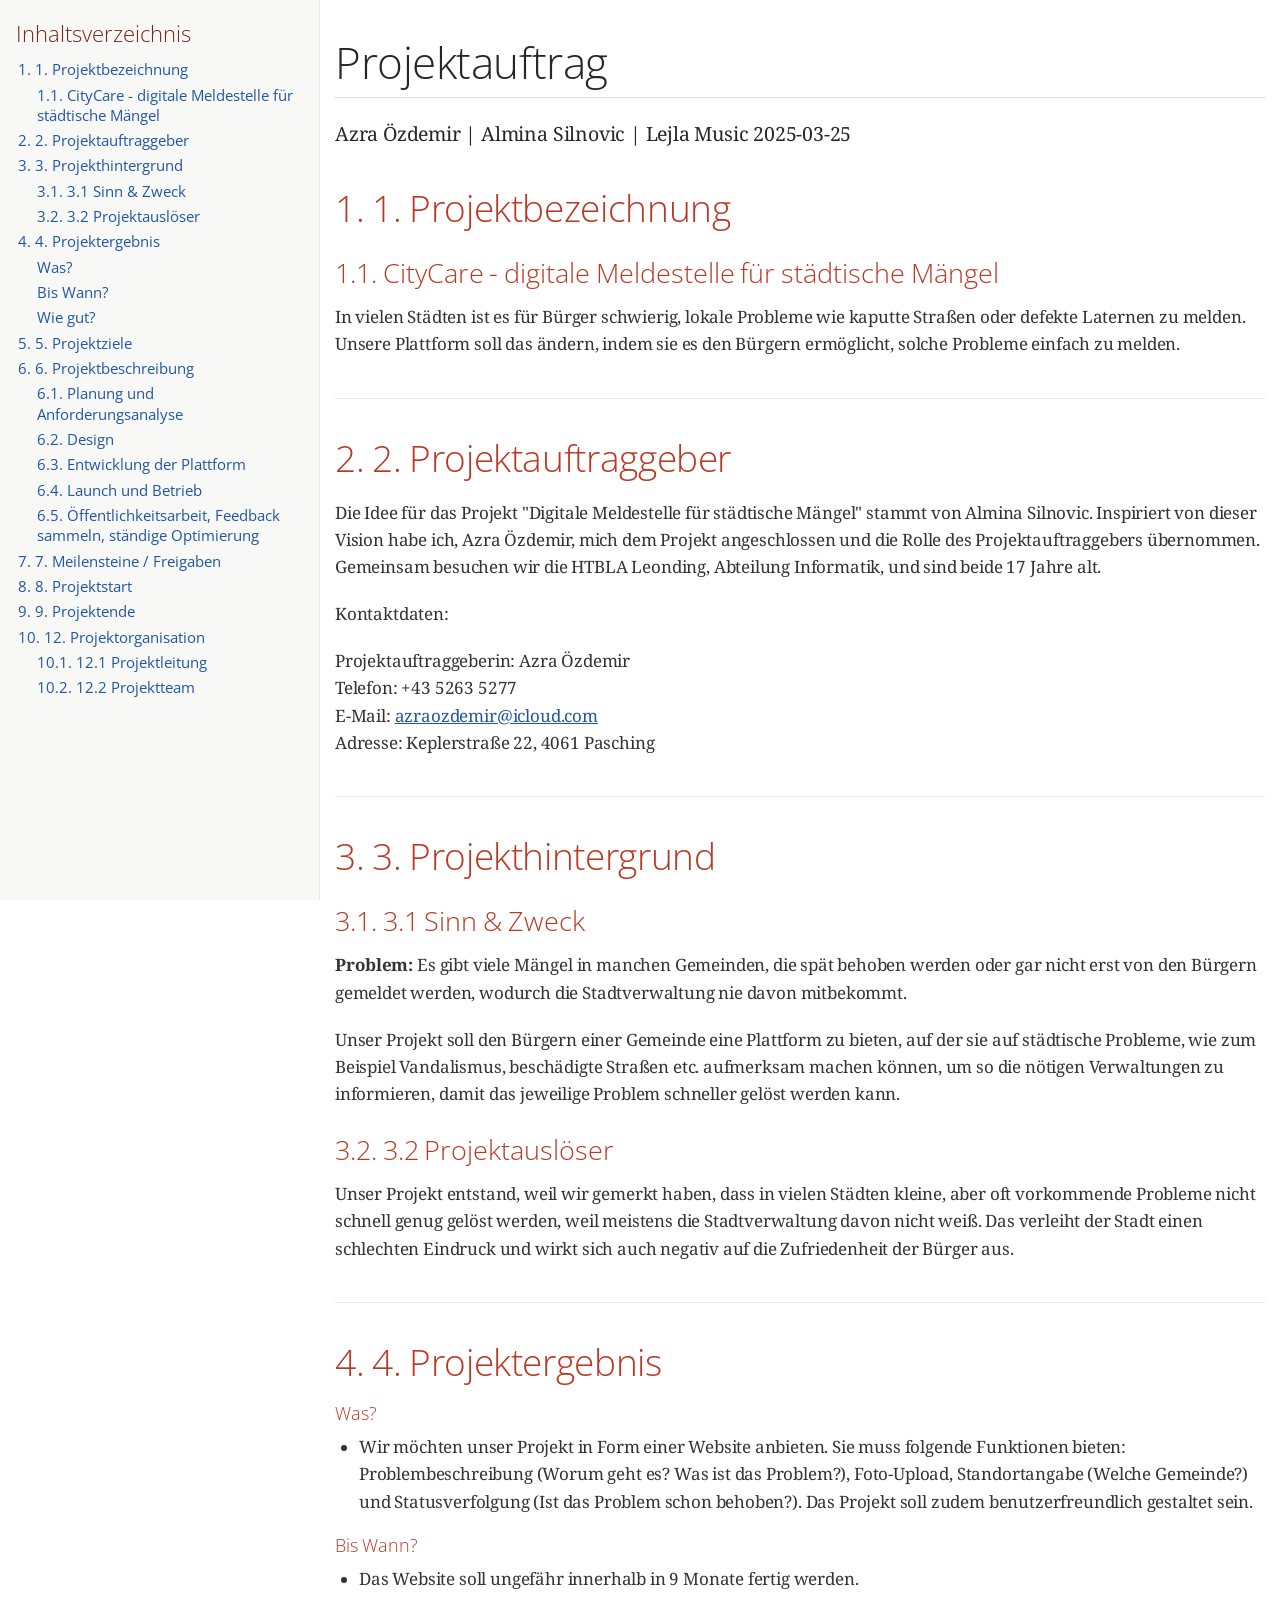
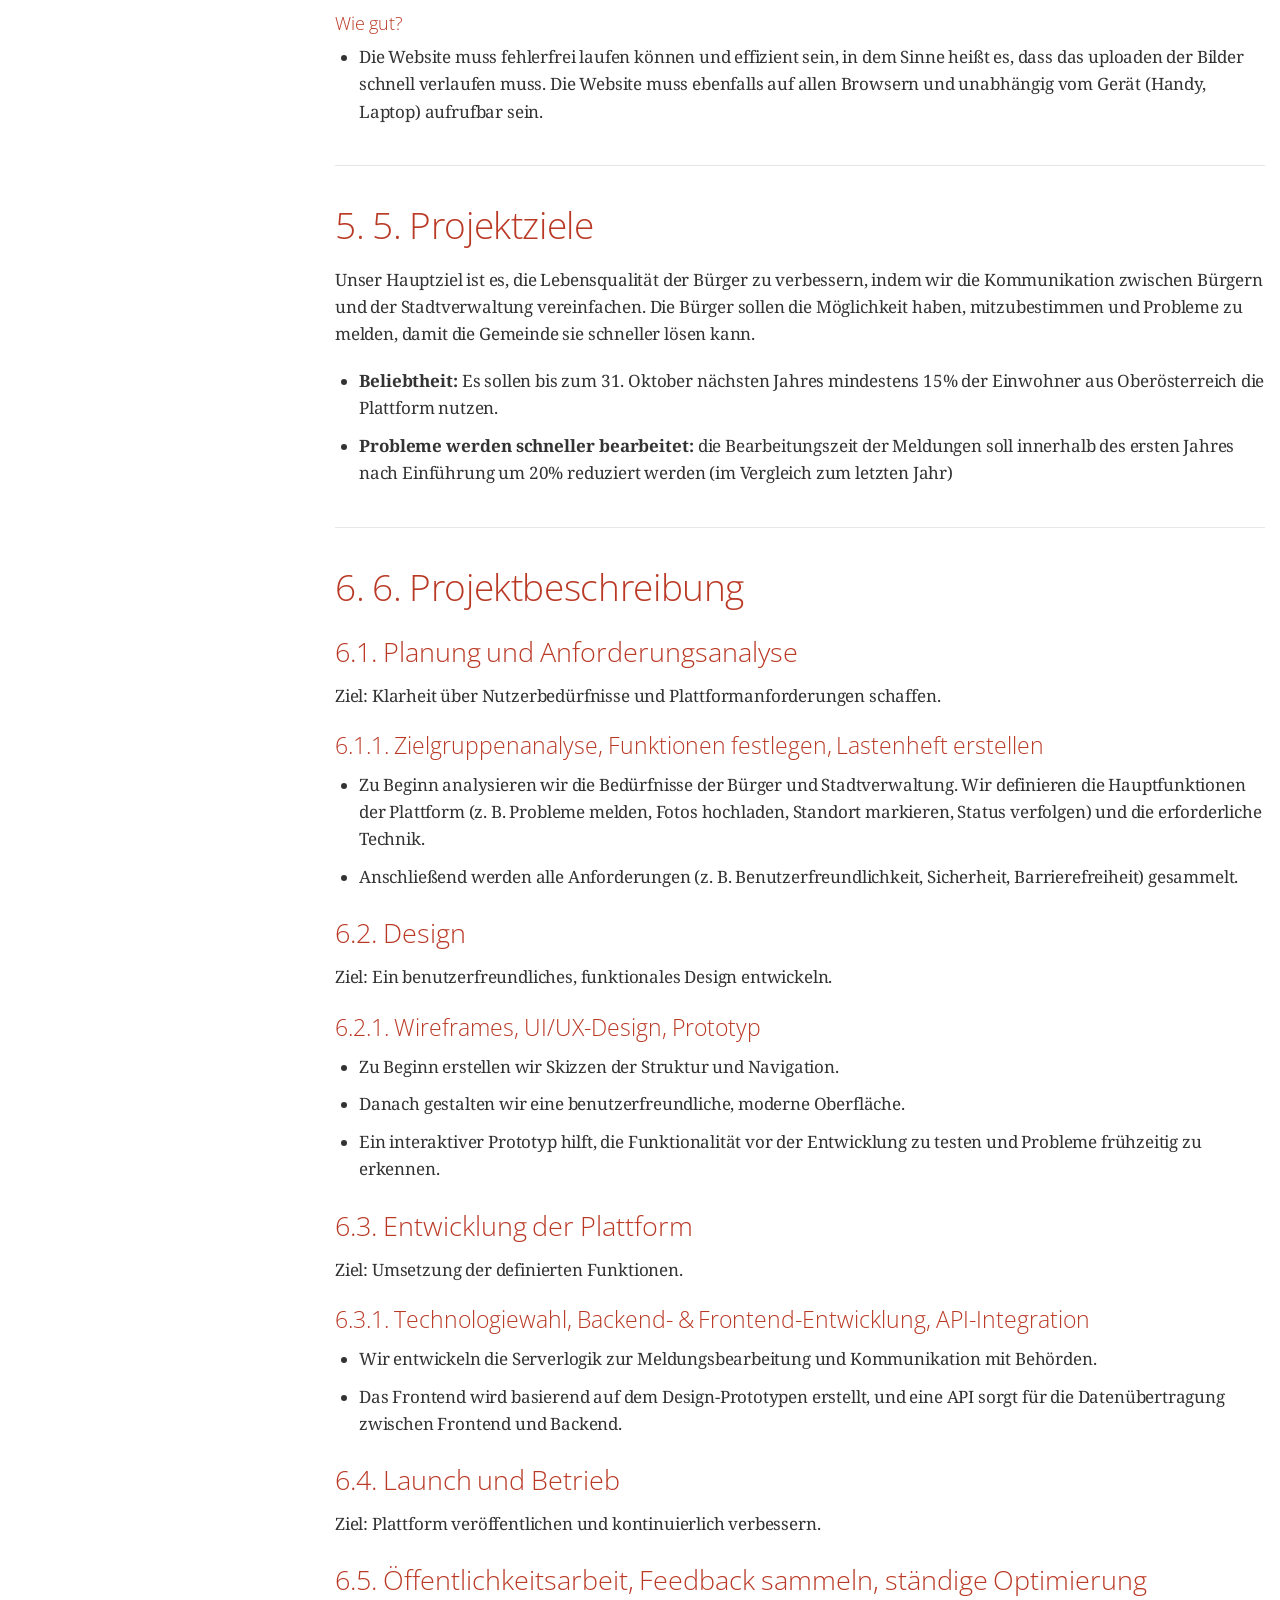
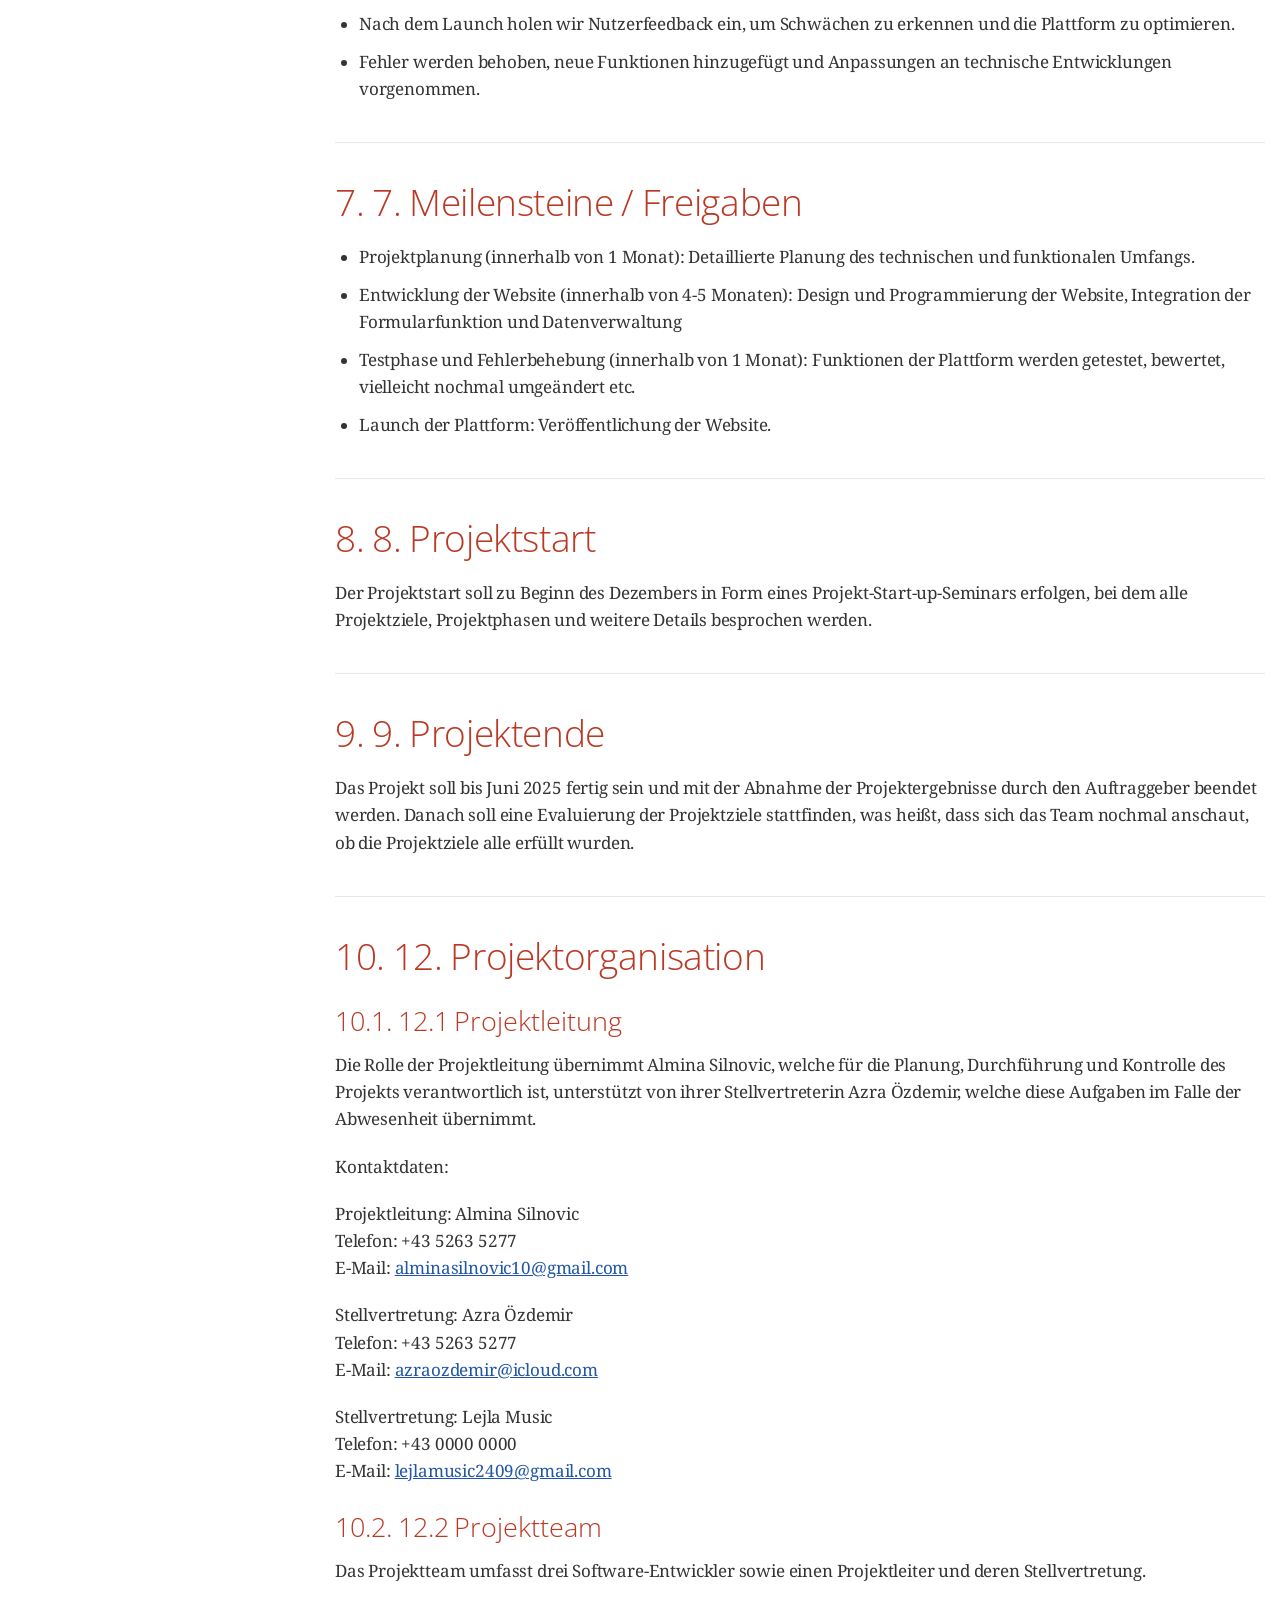
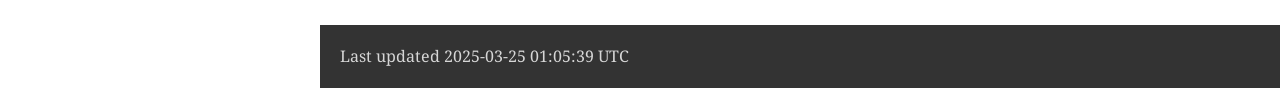
<file: docs/projektauftrag/projektauftrag.html>
<!DOCTYPE html>
<html lang="en">
<head>
<meta charset="UTF-8">
<meta http-equiv="X-UA-Compatible" content="IE=edge">
<meta name="viewport" content="width=device-width, initial-scale=1.0">
<meta name="generator" content="Asciidoctor 2.0.20">
<link rel="icon" type="image/png" href="themes/favicon.png">
<title>Projektauftrag</title>
<link rel="stylesheet" href="https://fonts.googleapis.com/css?family=Open+Sans:300,300italic,400,400italic,600,600italic%7CNoto+Serif:400,400italic,700,700italic%7CDroid+Sans+Mono:400,700">
<style>
/*! Asciidoctor default stylesheet | MIT License | https://asciidoctor.org */
/* Uncomment the following line when using as a custom stylesheet */
/* @import "https://fonts.googleapis.com/css?family=Open+Sans:300,300italic,400,400italic,600,600italic%7CNoto+Serif:400,400italic,700,700italic%7CDroid+Sans+Mono:400,700"; */
html{font-family:sans-serif;-webkit-text-size-adjust:100%}
a{background:none}
a:focus{outline:thin dotted}
a:active,a:hover{outline:0}
h1{font-size:2em;margin:.67em 0}
b,strong{font-weight:bold}
abbr{font-size:.9em}
abbr[title]{cursor:help;border-bottom:1px dotted #dddddf;text-decoration:none}
dfn{font-style:italic}
hr{height:0}
mark{background:#ff0;color:#000}
code,kbd,pre,samp{font-family:monospace;font-size:1em}
pre{white-space:pre-wrap}
q{quotes:"\201C" "\201D" "\2018" "\2019"}
small{font-size:80%}
sub,sup{font-size:75%;line-height:0;position:relative;vertical-align:baseline}
sup{top:-.5em}
sub{bottom:-.25em}
img{border:0}
svg:not(:root){overflow:hidden}
figure{margin:0}
audio,video{display:inline-block}
audio:not([controls]){display:none;height:0}
fieldset{border:1px solid silver;margin:0 2px;padding:.35em .625em .75em}
legend{border:0;padding:0}
button,input,select,textarea{font-family:inherit;font-size:100%;margin:0}
button,input{line-height:normal}
button,select{text-transform:none}
button,html input[type=button],input[type=reset],input[type=submit]{-webkit-appearance:button;cursor:pointer}
button[disabled],html input[disabled]{cursor:default}
input[type=checkbox],input[type=radio]{padding:0}
button::-moz-focus-inner,input::-moz-focus-inner{border:0;padding:0}
textarea{overflow:auto;vertical-align:top}
table{border-collapse:collapse;border-spacing:0}
*,::before,::after{box-sizing:border-box}
html,body{font-size:100%}
body{background:#fff;color:rgba(0,0,0,.8);padding:0;margin:0;font-family:"Noto Serif","DejaVu Serif",serif;line-height:1;position:relative;cursor:auto;-moz-tab-size:4;-o-tab-size:4;tab-size:4;word-wrap:anywhere;-moz-osx-font-smoothing:grayscale;-webkit-font-smoothing:antialiased}
a:hover{cursor:pointer}
img,object,embed{max-width:100%;height:auto}
object,embed{height:100%}
img{-ms-interpolation-mode:bicubic}
.left{float:left!important}
.right{float:right!important}
.text-left{text-align:left!important}
.text-right{text-align:right!important}
.text-center{text-align:center!important}
.text-justify{text-align:justify!important}
.hide{display:none}
img,object,svg{display:inline-block;vertical-align:middle}
textarea{height:auto;min-height:50px}
select{width:100%}
.subheader,.admonitionblock td.content>.title,.audioblock>.title,.exampleblock>.title,.imageblock>.title,.listingblock>.title,.literalblock>.title,.stemblock>.title,.openblock>.title,.paragraph>.title,.quoteblock>.title,table.tableblock>.title,.verseblock>.title,.videoblock>.title,.dlist>.title,.olist>.title,.ulist>.title,.qlist>.title,.hdlist>.title{line-height:1.45;color:#7a2518;font-weight:400;margin-top:0;margin-bottom:.25em}
div,dl,dt,dd,ul,ol,li,h1,h2,h3,#toctitle,.sidebarblock>.content>.title,h4,h5,h6,pre,form,p,blockquote,th,td{margin:0;padding:0}
a{color:#2156a5;text-decoration:underline;line-height:inherit}
a:hover,a:focus{color:#1d4b8f}
a img{border:0}
p{line-height:1.6;margin-bottom:1.25em;text-rendering:optimizeLegibility}
p aside{font-size:.875em;line-height:1.35;font-style:italic}
h1,h2,h3,#toctitle,.sidebarblock>.content>.title,h4,h5,h6{font-family:"Open Sans","DejaVu Sans",sans-serif;font-weight:300;font-style:normal;color:#ba3925;text-rendering:optimizeLegibility;margin-top:1em;margin-bottom:.5em;line-height:1.0125em}
h1 small,h2 small,h3 small,#toctitle small,.sidebarblock>.content>.title small,h4 small,h5 small,h6 small{font-size:60%;color:#e99b8f;line-height:0}
h1{font-size:2.125em}
h2{font-size:1.6875em}
h3,#toctitle,.sidebarblock>.content>.title{font-size:1.375em}
h4,h5{font-size:1.125em}
h6{font-size:1em}
hr{border:solid #dddddf;border-width:1px 0 0;clear:both;margin:1.25em 0 1.1875em}
em,i{font-style:italic;line-height:inherit}
strong,b{font-weight:bold;line-height:inherit}
small{font-size:60%;line-height:inherit}
code{font-family:"Droid Sans Mono","DejaVu Sans Mono",monospace;font-weight:400;color:rgba(0,0,0,.9)}
ul,ol,dl{line-height:1.6;margin-bottom:1.25em;list-style-position:outside;font-family:inherit}
ul,ol{margin-left:1.5em}
ul li ul,ul li ol{margin-left:1.25em;margin-bottom:0}
ul.circle{list-style-type:circle}
ul.disc{list-style-type:disc}
ul.square{list-style-type:square}
ul.circle ul:not([class]),ul.disc ul:not([class]),ul.square ul:not([class]){list-style:inherit}
ol li ul,ol li ol{margin-left:1.25em;margin-bottom:0}
dl dt{margin-bottom:.3125em;font-weight:bold}
dl dd{margin-bottom:1.25em}
blockquote{margin:0 0 1.25em;padding:.5625em 1.25em 0 1.1875em;border-left:1px solid #ddd}
blockquote,blockquote p{line-height:1.6;color:rgba(0,0,0,.85)}
@media screen and (min-width:768px){h1,h2,h3,#toctitle,.sidebarblock>.content>.title,h4,h5,h6{line-height:1.2}
h1{font-size:2.75em}
h2{font-size:2.3125em}
h3,#toctitle,.sidebarblock>.content>.title{font-size:1.6875em}
h4{font-size:1.4375em}}
table{background:#fff;margin-bottom:1.25em;border:1px solid #dedede;word-wrap:normal}
table thead,table tfoot{background:#f7f8f7}
table thead tr th,table thead tr td,table tfoot tr th,table tfoot tr td{padding:.5em .625em .625em;font-size:inherit;color:rgba(0,0,0,.8);text-align:left}
table tr th,table tr td{padding:.5625em .625em;font-size:inherit;color:rgba(0,0,0,.8)}
table tr.even,table tr.alt{background:#f8f8f7}
table thead tr th,table tfoot tr th,table tbody tr td,table tr td,table tfoot tr td{line-height:1.6}
h1,h2,h3,#toctitle,.sidebarblock>.content>.title,h4,h5,h6{line-height:1.2;word-spacing:-.05em}
h1 strong,h2 strong,h3 strong,#toctitle strong,.sidebarblock>.content>.title strong,h4 strong,h5 strong,h6 strong{font-weight:400}
.center{margin-left:auto;margin-right:auto}
.stretch{width:100%}
.clearfix::before,.clearfix::after,.float-group::before,.float-group::after{content:" ";display:table}
.clearfix::after,.float-group::after{clear:both}
:not(pre).nobreak{word-wrap:normal}
:not(pre).nowrap{white-space:nowrap}
:not(pre).pre-wrap{white-space:pre-wrap}
:not(pre):not([class^=L])>code{font-size:.9375em;font-style:normal!important;letter-spacing:0;padding:.1em .5ex;word-spacing:-.15em;background:#f7f7f8;border-radius:4px;line-height:1.45;text-rendering:optimizeSpeed}
pre{color:rgba(0,0,0,.9);font-family:"Droid Sans Mono","DejaVu Sans Mono",monospace;line-height:1.45;text-rendering:optimizeSpeed}
pre code,pre pre{color:inherit;font-size:inherit;line-height:inherit}
pre>code{display:block}
pre.nowrap,pre.nowrap pre{white-space:pre;word-wrap:normal}
em em{font-style:normal}
strong strong{font-weight:400}
.keyseq{color:rgba(51,51,51,.8)}
kbd{font-family:"Droid Sans Mono","DejaVu Sans Mono",monospace;display:inline-block;color:rgba(0,0,0,.8);font-size:.65em;line-height:1.45;background:#f7f7f7;border:1px solid #ccc;border-radius:3px;box-shadow:0 1px 0 rgba(0,0,0,.2),inset 0 0 0 .1em #fff;margin:0 .15em;padding:.2em .5em;vertical-align:middle;position:relative;top:-.1em;white-space:nowrap}
.keyseq kbd:first-child{margin-left:0}
.keyseq kbd:last-child{margin-right:0}
.menuseq,.menuref{color:#000}
.menuseq b:not(.caret),.menuref{font-weight:inherit}
.menuseq{word-spacing:-.02em}
.menuseq b.caret{font-size:1.25em;line-height:.8}
.menuseq i.caret{font-weight:bold;text-align:center;width:.45em}
b.button::before,b.button::after{position:relative;top:-1px;font-weight:400}
b.button::before{content:"[";padding:0 3px 0 2px}
b.button::after{content:"]";padding:0 2px 0 3px}
p a>code:hover{color:rgba(0,0,0,.9)}
#header,#content,#footnotes,#footer{width:100%;margin:0 auto;max-width:62.5em;*zoom:1;position:relative;padding-left:.9375em;padding-right:.9375em}
#header::before,#header::after,#content::before,#content::after,#footnotes::before,#footnotes::after,#footer::before,#footer::after{content:" ";display:table}
#header::after,#content::after,#footnotes::after,#footer::after{clear:both}
#content{margin-top:1.25em}
#content::before{content:none}
#header>h1:first-child{color:rgba(0,0,0,.85);margin-top:2.25rem;margin-bottom:0}
#header>h1:first-child+#toc{margin-top:8px;border-top:1px solid #dddddf}
#header>h1:only-child,body.toc2 #header>h1:nth-last-child(2){border-bottom:1px solid #dddddf;padding-bottom:8px}
#header .details{border-bottom:1px solid #dddddf;line-height:1.45;padding-top:.25em;padding-bottom:.25em;padding-left:.25em;color:rgba(0,0,0,.6);display:flex;flex-flow:row wrap}
#header .details span:first-child{margin-left:-.125em}
#header .details span.email a{color:rgba(0,0,0,.85)}
#header .details br{display:none}
#header .details br+span::before{content:"\00a0\2013\00a0"}
#header .details br+span.author::before{content:"\00a0\22c5\00a0";color:rgba(0,0,0,.85)}
#header .details br+span#revremark::before{content:"\00a0|\00a0"}
#header #revnumber{text-transform:capitalize}
#header #revnumber::after{content:"\00a0"}
#content>h1:first-child:not([class]){color:rgba(0,0,0,.85);border-bottom:1px solid #dddddf;padding-bottom:8px;margin-top:0;padding-top:1rem;margin-bottom:1.25rem}
#toc{border-bottom:1px solid #e7e7e9;padding-bottom:.5em}
#toc>ul{margin-left:.125em}
#toc ul.sectlevel0>li>a{font-style:italic}
#toc ul.sectlevel0 ul.sectlevel1{margin:.5em 0}
#toc ul{font-family:"Open Sans","DejaVu Sans",sans-serif;list-style-type:none}
#toc li{line-height:1.3334;margin-top:.3334em}
#toc a{text-decoration:none}
#toc a:active{text-decoration:underline}
#toctitle{color:#7a2518;font-size:1.2em}
@media screen and (min-width:768px){#toctitle{font-size:1.375em}
body.toc2{padding-left:15em;padding-right:0}
#toc.toc2{margin-top:0!important;background:#f8f8f7;position:fixed;width:15em;left:0;top:0;border-right:1px solid #e7e7e9;border-top-width:0!important;border-bottom-width:0!important;z-index:1000;padding:1.25em 1em;height:100%;overflow:auto}
#toc.toc2 #toctitle{margin-top:0;margin-bottom:.8rem;font-size:1.2em}
#toc.toc2>ul{font-size:.9em;margin-bottom:0}
#toc.toc2 ul ul{margin-left:0;padding-left:1em}
#toc.toc2 ul.sectlevel0 ul.sectlevel1{padding-left:0;margin-top:.5em;margin-bottom:.5em}
body.toc2.toc-right{padding-left:0;padding-right:15em}
body.toc2.toc-right #toc.toc2{border-right-width:0;border-left:1px solid #e7e7e9;left:auto;right:0}}
@media screen and (min-width:1280px){body.toc2{padding-left:20em;padding-right:0}
#toc.toc2{width:20em}
#toc.toc2 #toctitle{font-size:1.375em}
#toc.toc2>ul{font-size:.95em}
#toc.toc2 ul ul{padding-left:1.25em}
body.toc2.toc-right{padding-left:0;padding-right:20em}}
#content #toc{border:1px solid #e0e0dc;margin-bottom:1.25em;padding:1.25em;background:#f8f8f7;border-radius:4px}
#content #toc>:first-child{margin-top:0}
#content #toc>:last-child{margin-bottom:0}
#footer{max-width:none;background:rgba(0,0,0,.8);padding:1.25em}
#footer-text{color:hsla(0,0%,100%,.8);line-height:1.44}
#content{margin-bottom:.625em}
.sect1{padding-bottom:.625em}
@media screen and (min-width:768px){#content{margin-bottom:1.25em}
.sect1{padding-bottom:1.25em}}
.sect1:last-child{padding-bottom:0}
.sect1+.sect1{border-top:1px solid #e7e7e9}
#content h1>a.anchor,h2>a.anchor,h3>a.anchor,#toctitle>a.anchor,.sidebarblock>.content>.title>a.anchor,h4>a.anchor,h5>a.anchor,h6>a.anchor{position:absolute;z-index:1001;width:1.5ex;margin-left:-1.5ex;display:block;text-decoration:none!important;visibility:hidden;text-align:center;font-weight:400}
#content h1>a.anchor::before,h2>a.anchor::before,h3>a.anchor::before,#toctitle>a.anchor::before,.sidebarblock>.content>.title>a.anchor::before,h4>a.anchor::before,h5>a.anchor::before,h6>a.anchor::before{content:"\00A7";font-size:.85em;display:block;padding-top:.1em}
#content h1:hover>a.anchor,#content h1>a.anchor:hover,h2:hover>a.anchor,h2>a.anchor:hover,h3:hover>a.anchor,#toctitle:hover>a.anchor,.sidebarblock>.content>.title:hover>a.anchor,h3>a.anchor:hover,#toctitle>a.anchor:hover,.sidebarblock>.content>.title>a.anchor:hover,h4:hover>a.anchor,h4>a.anchor:hover,h5:hover>a.anchor,h5>a.anchor:hover,h6:hover>a.anchor,h6>a.anchor:hover{visibility:visible}
#content h1>a.link,h2>a.link,h3>a.link,#toctitle>a.link,.sidebarblock>.content>.title>a.link,h4>a.link,h5>a.link,h6>a.link{color:#ba3925;text-decoration:none}
#content h1>a.link:hover,h2>a.link:hover,h3>a.link:hover,#toctitle>a.link:hover,.sidebarblock>.content>.title>a.link:hover,h4>a.link:hover,h5>a.link:hover,h6>a.link:hover{color:#a53221}
details,.audioblock,.imageblock,.literalblock,.listingblock,.stemblock,.videoblock{margin-bottom:1.25em}
details{margin-left:1.25rem}
details>summary{cursor:pointer;display:block;position:relative;line-height:1.6;margin-bottom:.625rem;outline:none;-webkit-tap-highlight-color:transparent}
details>summary::-webkit-details-marker{display:none}
details>summary::before{content:"";border:solid transparent;border-left:solid;border-width:.3em 0 .3em .5em;position:absolute;top:.5em;left:-1.25rem;transform:translateX(15%)}
details[open]>summary::before{border:solid transparent;border-top:solid;border-width:.5em .3em 0;transform:translateY(15%)}
details>summary::after{content:"";width:1.25rem;height:1em;position:absolute;top:.3em;left:-1.25rem}
.admonitionblock td.content>.title,.audioblock>.title,.exampleblock>.title,.imageblock>.title,.listingblock>.title,.literalblock>.title,.stemblock>.title,.openblock>.title,.paragraph>.title,.quoteblock>.title,table.tableblock>.title,.verseblock>.title,.videoblock>.title,.dlist>.title,.olist>.title,.ulist>.title,.qlist>.title,.hdlist>.title{text-rendering:optimizeLegibility;text-align:left;font-family:"Noto Serif","DejaVu Serif",serif;font-size:1rem;font-style:italic}
table.tableblock.fit-content>caption.title{white-space:nowrap;width:0}
.paragraph.lead>p,#preamble>.sectionbody>[class=paragraph]:first-of-type p{font-size:1.21875em;line-height:1.6;color:rgba(0,0,0,.85)}
.admonitionblock>table{border-collapse:separate;border:0;background:none;width:100%}
.admonitionblock>table td.icon{text-align:center;width:80px}
.admonitionblock>table td.icon img{max-width:none}
.admonitionblock>table td.icon .title{font-weight:bold;font-family:"Open Sans","DejaVu Sans",sans-serif;text-transform:uppercase}
.admonitionblock>table td.content{padding-left:1.125em;padding-right:1.25em;border-left:1px solid #dddddf;color:rgba(0,0,0,.6);word-wrap:anywhere}
.admonitionblock>table td.content>:last-child>:last-child{margin-bottom:0}
.exampleblock>.content{border:1px solid #e6e6e6;margin-bottom:1.25em;padding:1.25em;background:#fff;border-radius:4px}
.sidebarblock{border:1px solid #dbdbd6;margin-bottom:1.25em;padding:1.25em;background:#f3f3f2;border-radius:4px}
.sidebarblock>.content>.title{color:#7a2518;margin-top:0;text-align:center}
.exampleblock>.content>:first-child,.sidebarblock>.content>:first-child{margin-top:0}
.exampleblock>.content>:last-child,.exampleblock>.content>:last-child>:last-child,.exampleblock>.content .olist>ol>li:last-child>:last-child,.exampleblock>.content .ulist>ul>li:last-child>:last-child,.exampleblock>.content .qlist>ol>li:last-child>:last-child,.sidebarblock>.content>:last-child,.sidebarblock>.content>:last-child>:last-child,.sidebarblock>.content .olist>ol>li:last-child>:last-child,.sidebarblock>.content .ulist>ul>li:last-child>:last-child,.sidebarblock>.content .qlist>ol>li:last-child>:last-child{margin-bottom:0}
.literalblock pre,.listingblock>.content>pre{border-radius:4px;overflow-x:auto;padding:1em;font-size:.8125em}
@media screen and (min-width:768px){.literalblock pre,.listingblock>.content>pre{font-size:.90625em}}
@media screen and (min-width:1280px){.literalblock pre,.listingblock>.content>pre{font-size:1em}}
.literalblock pre,.listingblock>.content>pre:not(.highlight),.listingblock>.content>pre[class=highlight],.listingblock>.content>pre[class^="highlight "]{background:#f7f7f8}
.literalblock.output pre{color:#f7f7f8;background:rgba(0,0,0,.9)}
.listingblock>.content{position:relative}
.listingblock code[data-lang]::before{display:none;content:attr(data-lang);position:absolute;font-size:.75em;top:.425rem;right:.5rem;line-height:1;text-transform:uppercase;color:inherit;opacity:.5}
.listingblock:hover code[data-lang]::before{display:block}
.listingblock.terminal pre .command::before{content:attr(data-prompt);padding-right:.5em;color:inherit;opacity:.5}
.listingblock.terminal pre .command:not([data-prompt])::before{content:"$"}
.listingblock pre.highlightjs{padding:0}
.listingblock pre.highlightjs>code{padding:1em;border-radius:4px}
.listingblock pre.prettyprint{border-width:0}
.prettyprint{background:#f7f7f8}
pre.prettyprint .linenums{line-height:1.45;margin-left:2em}
pre.prettyprint li{background:none;list-style-type:inherit;padding-left:0}
pre.prettyprint li code[data-lang]::before{opacity:1}
pre.prettyprint li:not(:first-child) code[data-lang]::before{display:none}
table.linenotable{border-collapse:separate;border:0;margin-bottom:0;background:none}
table.linenotable td[class]{color:inherit;vertical-align:top;padding:0;line-height:inherit;white-space:normal}
table.linenotable td.code{padding-left:.75em}
table.linenotable td.linenos,pre.pygments .linenos{border-right:1px solid;opacity:.35;padding-right:.5em;-webkit-user-select:none;-moz-user-select:none;-ms-user-select:none;user-select:none}
pre.pygments span.linenos{display:inline-block;margin-right:.75em}
.quoteblock{margin:0 1em 1.25em 1.5em;display:table}
.quoteblock:not(.excerpt)>.title{margin-left:-1.5em;margin-bottom:.75em}
.quoteblock blockquote,.quoteblock p{color:rgba(0,0,0,.85);font-size:1.15rem;line-height:1.75;word-spacing:.1em;letter-spacing:0;font-style:italic;text-align:justify}
.quoteblock blockquote{margin:0;padding:0;border:0}
.quoteblock blockquote::before{content:"\201c";float:left;font-size:2.75em;font-weight:bold;line-height:.6em;margin-left:-.6em;color:#7a2518;text-shadow:0 1px 2px rgba(0,0,0,.1)}
.quoteblock blockquote>.paragraph:last-child p{margin-bottom:0}
.quoteblock .attribution{margin-top:.75em;margin-right:.5ex;text-align:right}
.verseblock{margin:0 1em 1.25em}
.verseblock pre{font-family:"Open Sans","DejaVu Sans",sans-serif;font-size:1.15rem;color:rgba(0,0,0,.85);font-weight:300;text-rendering:optimizeLegibility}
.verseblock pre strong{font-weight:400}
.verseblock .attribution{margin-top:1.25rem;margin-left:.5ex}
.quoteblock .attribution,.verseblock .attribution{font-size:.9375em;line-height:1.45;font-style:italic}
.quoteblock .attribution br,.verseblock .attribution br{display:none}
.quoteblock .attribution cite,.verseblock .attribution cite{display:block;letter-spacing:-.025em;color:rgba(0,0,0,.6)}
.quoteblock.abstract blockquote::before,.quoteblock.excerpt blockquote::before,.quoteblock .quoteblock blockquote::before{display:none}
.quoteblock.abstract blockquote,.quoteblock.abstract p,.quoteblock.excerpt blockquote,.quoteblock.excerpt p,.quoteblock .quoteblock blockquote,.quoteblock .quoteblock p{line-height:1.6;word-spacing:0}
.quoteblock.abstract{margin:0 1em 1.25em;display:block}
.quoteblock.abstract>.title{margin:0 0 .375em;font-size:1.15em;text-align:center}
.quoteblock.excerpt>blockquote,.quoteblock .quoteblock{padding:0 0 .25em 1em;border-left:.25em solid #dddddf}
.quoteblock.excerpt,.quoteblock .quoteblock{margin-left:0}
.quoteblock.excerpt blockquote,.quoteblock.excerpt p,.quoteblock .quoteblock blockquote,.quoteblock .quoteblock p{color:inherit;font-size:1.0625rem}
.quoteblock.excerpt .attribution,.quoteblock .quoteblock .attribution{color:inherit;font-size:.85rem;text-align:left;margin-right:0}
p.tableblock:last-child{margin-bottom:0}
td.tableblock>.content{margin-bottom:1.25em;word-wrap:anywhere}
td.tableblock>.content>:last-child{margin-bottom:-1.25em}
table.tableblock,th.tableblock,td.tableblock{border:0 solid #dedede}
table.grid-all>*>tr>*{border-width:1px}
table.grid-cols>*>tr>*{border-width:0 1px}
table.grid-rows>*>tr>*{border-width:1px 0}
table.frame-all{border-width:1px}
table.frame-ends{border-width:1px 0}
table.frame-sides{border-width:0 1px}
table.frame-none>colgroup+*>:first-child>*,table.frame-sides>colgroup+*>:first-child>*{border-top-width:0}
table.frame-none>:last-child>:last-child>*,table.frame-sides>:last-child>:last-child>*{border-bottom-width:0}
table.frame-none>*>tr>:first-child,table.frame-ends>*>tr>:first-child{border-left-width:0}
table.frame-none>*>tr>:last-child,table.frame-ends>*>tr>:last-child{border-right-width:0}
table.stripes-all>*>tr,table.stripes-odd>*>tr:nth-of-type(odd),table.stripes-even>*>tr:nth-of-type(even),table.stripes-hover>*>tr:hover{background:#f8f8f7}
th.halign-left,td.halign-left{text-align:left}
th.halign-right,td.halign-right{text-align:right}
th.halign-center,td.halign-center{text-align:center}
th.valign-top,td.valign-top{vertical-align:top}
th.valign-bottom,td.valign-bottom{vertical-align:bottom}
th.valign-middle,td.valign-middle{vertical-align:middle}
table thead th,table tfoot th{font-weight:bold}
tbody tr th{background:#f7f8f7}
tbody tr th,tbody tr th p,tfoot tr th,tfoot tr th p{color:rgba(0,0,0,.8);font-weight:bold}
p.tableblock>code:only-child{background:none;padding:0}
p.tableblock{font-size:1em}
ol{margin-left:1.75em}
ul li ol{margin-left:1.5em}
dl dd{margin-left:1.125em}
dl dd:last-child,dl dd:last-child>:last-child{margin-bottom:0}
li p,ul dd,ol dd,.olist .olist,.ulist .ulist,.ulist .olist,.olist .ulist{margin-bottom:.625em}
ul.checklist,ul.none,ol.none,ul.no-bullet,ol.no-bullet,ol.unnumbered,ul.unstyled,ol.unstyled{list-style-type:none}
ul.no-bullet,ol.no-bullet,ol.unnumbered{margin-left:.625em}
ul.unstyled,ol.unstyled{margin-left:0}
li>p:empty:only-child::before{content:"";display:inline-block}
ul.checklist>li>p:first-child{margin-left:-1em}
ul.checklist>li>p:first-child>.fa-square-o:first-child,ul.checklist>li>p:first-child>.fa-check-square-o:first-child{width:1.25em;font-size:.8em;position:relative;bottom:.125em}
ul.checklist>li>p:first-child>input[type=checkbox]:first-child{margin-right:.25em}
ul.inline{display:flex;flex-flow:row wrap;list-style:none;margin:0 0 .625em -1.25em}
ul.inline>li{margin-left:1.25em}
.unstyled dl dt{font-weight:400;font-style:normal}
ol.arabic{list-style-type:decimal}
ol.decimal{list-style-type:decimal-leading-zero}
ol.loweralpha{list-style-type:lower-alpha}
ol.upperalpha{list-style-type:upper-alpha}
ol.lowerroman{list-style-type:lower-roman}
ol.upperroman{list-style-type:upper-roman}
ol.lowergreek{list-style-type:lower-greek}
.hdlist>table,.colist>table{border:0;background:none}
.hdlist>table>tbody>tr,.colist>table>tbody>tr{background:none}
td.hdlist1,td.hdlist2{vertical-align:top;padding:0 .625em}
td.hdlist1{font-weight:bold;padding-bottom:1.25em}
td.hdlist2{word-wrap:anywhere}
.literalblock+.colist,.listingblock+.colist{margin-top:-.5em}
.colist td:not([class]):first-child{padding:.4em .75em 0;line-height:1;vertical-align:top}
.colist td:not([class]):first-child img{max-width:none}
.colist td:not([class]):last-child{padding:.25em 0}
.thumb,.th{line-height:0;display:inline-block;border:4px solid #fff;box-shadow:0 0 0 1px #ddd}
.imageblock.left{margin:.25em .625em 1.25em 0}
.imageblock.right{margin:.25em 0 1.25em .625em}
.imageblock>.title{margin-bottom:0}
.imageblock.thumb,.imageblock.th{border-width:6px}
.imageblock.thumb>.title,.imageblock.th>.title{padding:0 .125em}
.image.left,.image.right{margin-top:.25em;margin-bottom:.25em;display:inline-block;line-height:0}
.image.left{margin-right:.625em}
.image.right{margin-left:.625em}
a.image{text-decoration:none;display:inline-block}
a.image object{pointer-events:none}
sup.footnote,sup.footnoteref{font-size:.875em;position:static;vertical-align:super}
sup.footnote a,sup.footnoteref a{text-decoration:none}
sup.footnote a:active,sup.footnoteref a:active{text-decoration:underline}
#footnotes{padding-top:.75em;padding-bottom:.75em;margin-bottom:.625em}
#footnotes hr{width:20%;min-width:6.25em;margin:-.25em 0 .75em;border-width:1px 0 0}
#footnotes .footnote{padding:0 .375em 0 .225em;line-height:1.3334;font-size:.875em;margin-left:1.2em;margin-bottom:.2em}
#footnotes .footnote a:first-of-type{font-weight:bold;text-decoration:none;margin-left:-1.05em}
#footnotes .footnote:last-of-type{margin-bottom:0}
#content #footnotes{margin-top:-.625em;margin-bottom:0;padding:.75em 0}
div.unbreakable{page-break-inside:avoid}
.big{font-size:larger}
.small{font-size:smaller}
.underline{text-decoration:underline}
.overline{text-decoration:overline}
.line-through{text-decoration:line-through}
.aqua{color:#00bfbf}
.aqua-background{background:#00fafa}
.black{color:#000}
.black-background{background:#000}
.blue{color:#0000bf}
.blue-background{background:#0000fa}
.fuchsia{color:#bf00bf}
.fuchsia-background{background:#fa00fa}
.gray{color:#606060}
.gray-background{background:#7d7d7d}
.green{color:#006000}
.green-background{background:#007d00}
.lime{color:#00bf00}
.lime-background{background:#00fa00}
.maroon{color:#600000}
.maroon-background{background:#7d0000}
.navy{color:#000060}
.navy-background{background:#00007d}
.olive{color:#606000}
.olive-background{background:#7d7d00}
.purple{color:#600060}
.purple-background{background:#7d007d}
.red{color:#bf0000}
.red-background{background:#fa0000}
.silver{color:#909090}
.silver-background{background:#bcbcbc}
.teal{color:#006060}
.teal-background{background:#007d7d}
.white{color:#bfbfbf}
.white-background{background:#fafafa}
.yellow{color:#bfbf00}
.yellow-background{background:#fafa00}
span.icon>.fa{cursor:default}
a span.icon>.fa{cursor:inherit}
.admonitionblock td.icon [class^="fa icon-"]{font-size:2.5em;text-shadow:1px 1px 2px rgba(0,0,0,.5);cursor:default}
.admonitionblock td.icon .icon-note::before{content:"\f05a";color:#19407c}
.admonitionblock td.icon .icon-tip::before{content:"\f0eb";text-shadow:1px 1px 2px rgba(155,155,0,.8);color:#111}
.admonitionblock td.icon .icon-warning::before{content:"\f071";color:#bf6900}
.admonitionblock td.icon .icon-caution::before{content:"\f06d";color:#bf3400}
.admonitionblock td.icon .icon-important::before{content:"\f06a";color:#bf0000}
.conum[data-value]{display:inline-block;color:#fff!important;background:rgba(0,0,0,.8);border-radius:50%;text-align:center;font-size:.75em;width:1.67em;height:1.67em;line-height:1.67em;font-family:"Open Sans","DejaVu Sans",sans-serif;font-style:normal;font-weight:bold}
.conum[data-value] *{color:#fff!important}
.conum[data-value]+b{display:none}
.conum[data-value]::after{content:attr(data-value)}
pre .conum[data-value]{position:relative;top:-.125em}
b.conum *{color:inherit!important}
.conum:not([data-value]):empty{display:none}
dt,th.tableblock,td.content,div.footnote{text-rendering:optimizeLegibility}
h1,h2,p,td.content,span.alt,summary{letter-spacing:-.01em}
p strong,td.content strong,div.footnote strong{letter-spacing:-.005em}
p,blockquote,dt,td.content,td.hdlist1,span.alt,summary{font-size:1.0625rem}
p{margin-bottom:1.25rem}
.sidebarblock p,.sidebarblock dt,.sidebarblock td.content,p.tableblock{font-size:1em}
.exampleblock>.content{background:#fffef7;border-color:#e0e0dc;box-shadow:0 1px 4px #e0e0dc}
.print-only{display:none!important}
@page{margin:1.25cm .75cm}
@media print{*{box-shadow:none!important;text-shadow:none!important}
html{font-size:80%}
a{color:inherit!important;text-decoration:underline!important}
a.bare,a[href^="#"],a[href^="mailto:"]{text-decoration:none!important}
a[href^="http:"]:not(.bare)::after,a[href^="https:"]:not(.bare)::after{content:"(" attr(href) ")";display:inline-block;font-size:.875em;padding-left:.25em}
abbr[title]{border-bottom:1px dotted}
abbr[title]::after{content:" (" attr(title) ")"}
pre,blockquote,tr,img,object,svg{page-break-inside:avoid}
thead{display:table-header-group}
svg{max-width:100%}
p,blockquote,dt,td.content{font-size:1em;orphans:3;widows:3}
h2,h3,#toctitle,.sidebarblock>.content>.title{page-break-after:avoid}
#header,#content,#footnotes,#footer{max-width:none}
#toc,.sidebarblock,.exampleblock>.content{background:none!important}
#toc{border-bottom:1px solid #dddddf!important;padding-bottom:0!important}
body.book #header{text-align:center}
body.book #header>h1:first-child{border:0!important;margin:2.5em 0 1em}
body.book #header .details{border:0!important;display:block;padding:0!important}
body.book #header .details span:first-child{margin-left:0!important}
body.book #header .details br{display:block}
body.book #header .details br+span::before{content:none!important}
body.book #toc{border:0!important;text-align:left!important;padding:0!important;margin:0!important}
body.book #toc,body.book #preamble,body.book h1.sect0,body.book .sect1>h2{page-break-before:always}
.listingblock code[data-lang]::before{display:block}
#footer{padding:0 .9375em}
.hide-on-print{display:none!important}
.print-only{display:block!important}
.hide-for-print{display:none!important}
.show-for-print{display:inherit!important}}
@media amzn-kf8,print{#header>h1:first-child{margin-top:1.25rem}
.sect1{padding:0!important}
.sect1+.sect1{border:0}
#footer{background:none}
#footer-text{color:rgba(0,0,0,.6);font-size:.9em}}
@media amzn-kf8{#header,#content,#footnotes,#footer{padding:0}}
</style>
<link rel="stylesheet" href="https://cdnjs.cloudflare.com/ajax/libs/font-awesome/4.7.0/css/font-awesome.min.css">
</head>
<body class="book toc2 toc-left">
<div id="header">
<h1>Projektauftrag</h1>
<div id="toc" class="toc2">
<div id="toctitle">Inhaltsverzeichnis</div>
<ul class="sectlevel1">
<li><a href="#_1_projektbezeichnung">1. 1. Projektbezeichnung</a>
<ul class="sectlevel2">
<li><a href="#_citycare_digitale_meldestelle_für_städtische_mängel">1.1. CityCare - digitale Meldestelle für städtische Mängel</a></li>
</ul>
</li>
<li><a href="#_2_projektauftraggeber">2. 2. Projektauftraggeber</a></li>
<li><a href="#_3_projekthintergrund">3. 3. Projekthintergrund</a>
<ul class="sectlevel2">
<li><a href="#_3_1_sinn_zweck">3.1. 3.1 Sinn &amp; Zweck</a></li>
<li><a href="#_3_2_projektauslöser">3.2. 3.2 Projektauslöser</a></li>
</ul>
</li>
<li><a href="#_4_projektergebnis">4. 4. Projektergebnis</a>
<ul class="sectlevel4">
<li><a href="#_was">Was?</a></li>
<li><a href="#_bis_wann">Bis Wann?</a></li>
<li><a href="#_wie_gut">Wie gut?</a></li>
</ul>
</li>
<li><a href="#_5_projektziele">5. 5. Projektziele</a></li>
<li><a href="#_6_projektbeschreibung">6. 6. Projektbeschreibung</a>
<ul class="sectlevel2">
<li><a href="#_planung_und_anforderungsanalyse">6.1. Planung und Anforderungsanalyse</a></li>
<li><a href="#_design">6.2. Design</a></li>
<li><a href="#_entwicklung_der_plattform">6.3. Entwicklung der Plattform</a></li>
<li><a href="#_launch_und_betrieb">6.4. Launch und Betrieb</a></li>
<li><a href="#_öffentlichkeitsarbeit_feedback_sammeln_ständige_optimierung">6.5. Öffentlichkeitsarbeit, Feedback sammeln, ständige Optimierung</a></li>
</ul>
</li>
<li><a href="#_7_meilensteine_freigaben">7. 7. Meilensteine / Freigaben</a></li>
<li><a href="#_8_projektstart">8. 8. Projektstart</a></li>
<li><a href="#_9_projektende">9. 9. Projektende</a></li>
<li><a href="#_12_projektorganisation">10. 12. Projektorganisation</a>
<ul class="sectlevel2">
<li><a href="#_12_1_projektleitung">10.1. 12.1 Projektleitung</a></li>
<li><a href="#_12_2_projektteam">10.2. 12.2 Projektteam</a></li>
</ul>
</li>
</ul>
</div>
</div>
<div id="content">
<div id="preamble">
<div class="sectionbody">
<div class="paragraph">
<p>Azra Özdemir | Almina Silnovic | Lejla Music
2025-03-25</p>
</div>
</div>
</div>
<div class="sect1">
<h2 id="_1_projektbezeichnung"><a class="anchor" href="#_1_projektbezeichnung"></a>1. 1. Projektbezeichnung</h2>
<div class="sectionbody">
<div class="sect2">
<h3 id="_citycare_digitale_meldestelle_für_städtische_mängel"><a class="anchor" href="#_citycare_digitale_meldestelle_für_städtische_mängel"></a>1.1. CityCare - digitale Meldestelle für städtische Mängel</h3>
<div class="paragraph">
<p>In vielen Städten ist es für Bürger schwierig, lokale Probleme wie kaputte Straßen oder defekte Laternen zu melden. Unsere Plattform soll das ändern, indem sie es den Bürgern ermöglicht, solche Probleme einfach zu melden.</p>
</div>
</div>
</div>
</div>
<div class="sect1">
<h2 id="_2_projektauftraggeber"><a class="anchor" href="#_2_projektauftraggeber"></a>2. 2. Projektauftraggeber</h2>
<div class="sectionbody">
<div class="paragraph">
<p>Die Idee für das Projekt "Digitale Meldestelle für städtische Mängel" stammt von Almina Silnovic. Inspiriert von dieser Vision habe ich, Azra Özdemir, mich dem Projekt angeschlossen und die Rolle des Projektauftraggebers übernommen. Gemeinsam besuchen wir die HTBLA Leonding, Abteilung Informatik, und sind beide 17 Jahre alt.</p>
</div>
<div class="paragraph">
<p>Kontaktdaten:</p>
</div>
<div class="paragraph">
<p>Projektauftraggeberin: Azra Özdemir<br>
Telefon: +43 5263 5277<br>
E-Mail: <a href="mailto:azraozdemir@icloud.com">azraozdemir@icloud.com</a><br>
Adresse: Keplerstraße 22, 4061 Pasching</p>
</div>
</div>
</div>
<div class="sect1">
<h2 id="_3_projekthintergrund"><a class="anchor" href="#_3_projekthintergrund"></a>3. 3. Projekthintergrund</h2>
<div class="sectionbody">
<div class="sect2">
<h3 id="_3_1_sinn_zweck"><a class="anchor" href="#_3_1_sinn_zweck"></a>3.1. 3.1 Sinn &amp; Zweck</h3>
<div class="paragraph">
<p><strong>Problem:</strong> Es gibt viele Mängel in manchen Gemeinden, die spät behoben werden
oder gar nicht erst von den Bürgern gemeldet werden, wodurch die Stadtverwaltung
nie davon mitbekommt.</p>
</div>
<div class="paragraph">
<p>Unser Projekt soll den Bürgern einer Gemeinde eine Plattform
zu bieten, auf der sie auf städtische Probleme, wie zum Beispiel Vandalismus,
beschädigte Straßen etc. aufmerksam machen können, um so die nötigen Verwaltungen
zu informieren, damit das jeweilige Problem schneller gelöst werden kann.</p>
</div>
</div>
<div class="sect2">
<h3 id="_3_2_projektauslöser"><a class="anchor" href="#_3_2_projektauslöser"></a>3.2. 3.2 Projektauslöser</h3>
<div class="paragraph">
<p>Unser Projekt entstand, weil wir gemerkt haben, dass in vielen Städten kleine, aber oft vorkommende Probleme nicht schnell genug gelöst werden, weil meistens die Stadtverwaltung davon nicht weiß. Das verleiht der Stadt einen schlechten Eindruck und wirkt sich auch negativ auf die Zufriedenheit der Bürger aus.</p>
</div>
</div>
</div>
</div>
<div class="sect1">
<h2 id="_4_projektergebnis"><a class="anchor" href="#_4_projektergebnis"></a>4. 4. Projektergebnis</h2>
<div class="sectionbody">
<div class="sect4">
<h5 id="_was"><a class="anchor" href="#_was"></a>Was?</h5>
<div class="ulist">
<ul>
<li>
<p>Wir möchten unser Projekt in Form einer Website anbieten. Sie muss folgende Funktionen bieten: Problembeschreibung (Worum geht es? Was ist das Problem?), Foto-Upload, Standortangabe (Welche Gemeinde?) und Statusverfolgung (Ist das Problem schon behoben?). Das Projekt soll zudem benutzerfreundlich gestaltet sein.</p>
</li>
</ul>
</div>
</div>
<div class="sect4">
<h5 id="_bis_wann"><a class="anchor" href="#_bis_wann"></a>Bis Wann?</h5>
<div class="ulist">
<ul>
<li>
<p>Das Website soll ungefähr innerhalb in 9 Monate fertig werden.</p>
</li>
</ul>
</div>
</div>
<div class="sect4">
<h5 id="_wie_gut"><a class="anchor" href="#_wie_gut"></a>Wie gut?</h5>
<div class="ulist">
<ul>
<li>
<p>Die Website muss fehlerfrei laufen können und effizient sein, in dem Sinne heißt es, dass das uploaden der Bilder schnell verlaufen muss. Die Website muss ebenfalls auf allen Browsern und unabhängig vom Gerät (Handy, Laptop) aufrufbar sein.</p>
</li>
</ul>
</div>
</div>
</div>
</div>
<div class="sect1">
<h2 id="_5_projektziele"><a class="anchor" href="#_5_projektziele"></a>5. 5. Projektziele</h2>
<div class="sectionbody">
<div class="paragraph">
<p>Unser Hauptziel ist es, die Lebensqualität der Bürger zu verbessern, indem wir die Kommunikation zwischen Bürgern und der Stadtverwaltung vereinfachen. Die Bürger sollen die Möglichkeit haben, mitzubestimmen und Probleme zu melden, damit die Gemeinde sie schneller lösen kann.</p>
</div>
<div class="ulist">
<ul>
<li>
<p><strong>Beliebtheit:</strong> Es sollen bis zum 31. Oktober nächsten Jahres mindestens 15% der Einwohner aus Oberösterreich die Plattform nutzen.</p>
</li>
<li>
<p><strong>Probleme werden schneller bearbeitet:</strong> die Bearbeitungszeit der Meldungen soll innerhalb des ersten Jahres nach Einführung um 20% reduziert werden (im Vergleich zum letzten Jahr)</p>
</li>
</ul>
</div>
</div>
</div>
<div class="sect1">
<h2 id="_6_projektbeschreibung"><a class="anchor" href="#_6_projektbeschreibung"></a>6. 6. Projektbeschreibung</h2>
<div class="sectionbody">
<div class="sect2">
<h3 id="_planung_und_anforderungsanalyse"><a class="anchor" href="#_planung_und_anforderungsanalyse"></a>6.1. Planung und Anforderungsanalyse</h3>
<div class="paragraph">
<p>Ziel: Klarheit über Nutzerbedürfnisse und Plattformanforderungen schaffen.</p>
</div>
<div class="sect3">
<h4 id="_zielgruppenanalyse_funktionen_festlegen_lastenheft_erstellen"><a class="anchor" href="#_zielgruppenanalyse_funktionen_festlegen_lastenheft_erstellen"></a>6.1.1. Zielgruppenanalyse, Funktionen festlegen, Lastenheft erstellen</h4>
<div class="ulist">
<ul>
<li>
<p>Zu Beginn analysieren wir die Bedürfnisse der Bürger und Stadtverwaltung. Wir definieren die Hauptfunktionen der Plattform (z. B. Probleme melden, Fotos hochladen, Standort markieren, Status verfolgen) und die erforderliche Technik.</p>
</li>
<li>
<p>Anschließend werden alle Anforderungen (z. B. Benutzerfreundlichkeit, Sicherheit, Barrierefreiheit) gesammelt.</p>
</li>
</ul>
</div>
</div>
</div>
<div class="sect2">
<h3 id="_design"><a class="anchor" href="#_design"></a>6.2. Design</h3>
<div class="paragraph">
<p>Ziel: Ein benutzerfreundliches, funktionales Design entwickeln.</p>
</div>
<div class="sect3">
<h4 id="_wireframes_uiux_design_prototyp"><a class="anchor" href="#_wireframes_uiux_design_prototyp"></a>6.2.1. Wireframes, UI/UX-Design, Prototyp</h4>
<div class="ulist">
<ul>
<li>
<p>Zu Beginn erstellen wir Skizzen der Struktur und Navigation.</p>
</li>
<li>
<p>Danach gestalten wir eine benutzerfreundliche, moderne Oberfläche.</p>
</li>
<li>
<p>Ein interaktiver Prototyp hilft, die Funktionalität vor der Entwicklung zu testen und Probleme frühzeitig zu erkennen.</p>
</li>
</ul>
</div>
</div>
</div>
<div class="sect2">
<h3 id="_entwicklung_der_plattform"><a class="anchor" href="#_entwicklung_der_plattform"></a>6.3. Entwicklung der Plattform</h3>
<div class="paragraph">
<p>Ziel: Umsetzung der definierten Funktionen.</p>
</div>
<div class="sect3">
<h4 id="_technologiewahl_backend_frontend_entwicklung_api_integration"><a class="anchor" href="#_technologiewahl_backend_frontend_entwicklung_api_integration"></a>6.3.1. Technologiewahl, Backend- &amp; Frontend-Entwicklung, API-Integration</h4>
<div class="ulist">
<ul>
<li>
<p>Wir entwickeln die Serverlogik zur Meldungsbearbeitung und Kommunikation mit Behörden.</p>
</li>
<li>
<p>Das Frontend wird basierend auf dem Design-Prototypen erstellt, und eine API sorgt für die Datenübertragung zwischen Frontend und Backend.</p>
</li>
</ul>
</div>
</div>
</div>
<div class="sect2">
<h3 id="_launch_und_betrieb"><a class="anchor" href="#_launch_und_betrieb"></a>6.4. Launch und Betrieb</h3>
<div class="paragraph">
<p>Ziel: Plattform veröffentlichen und kontinuierlich verbessern.</p>
</div>
</div>
<div class="sect2">
<h3 id="_öffentlichkeitsarbeit_feedback_sammeln_ständige_optimierung"><a class="anchor" href="#_öffentlichkeitsarbeit_feedback_sammeln_ständige_optimierung"></a>6.5. Öffentlichkeitsarbeit, Feedback sammeln, ständige Optimierung</h3>
<div class="ulist">
<ul>
<li>
<p>Nach dem Launch holen wir Nutzerfeedback ein, um Schwächen zu erkennen und die Plattform zu optimieren.</p>
</li>
<li>
<p>Fehler werden behoben, neue Funktionen hinzugefügt und Anpassungen an technische Entwicklungen vorgenommen.</p>
</li>
</ul>
</div>
</div>
</div>
</div>
<div class="sect1">
<h2 id="_7_meilensteine_freigaben"><a class="anchor" href="#_7_meilensteine_freigaben"></a>7. 7. Meilensteine / Freigaben</h2>
<div class="sectionbody">
<div class="ulist">
<ul>
<li>
<p>Projektplanung (innerhalb von 1 Monat): Detaillierte Planung des technischen und funktionalen Umfangs.</p>
</li>
<li>
<p>Entwicklung der Website (innerhalb von 4-5 Monaten): Design und Programmierung der Website, Integration der Formularfunktion und Datenverwaltung</p>
</li>
<li>
<p>Testphase und Fehlerbehebung (innerhalb von 1 Monat): Funktionen der Plattform werden getestet, bewertet, vielleicht nochmal umgeändert etc.</p>
</li>
<li>
<p>Launch der Plattform: Veröffentlichung der Website.</p>
</li>
</ul>
</div>
</div>
</div>
<div class="sect1">
<h2 id="_8_projektstart"><a class="anchor" href="#_8_projektstart"></a>8. 8. Projektstart</h2>
<div class="sectionbody">
<div class="paragraph">
<p>Der Projektstart soll zu Beginn des Dezembers in Form eines Projekt-Start-up-Seminars erfolgen, bei dem alle Projektziele, Projektphasen und weitere Details besprochen werden.</p>
</div>
</div>
</div>
<div class="sect1">
<h2 id="_9_projektende"><a class="anchor" href="#_9_projektende"></a>9. 9. Projektende</h2>
<div class="sectionbody">
<div class="paragraph">
<p>Das Projekt soll bis Juni 2025 fertig sein und mit der Abnahme der Projektergebnisse durch den Auftraggeber beendet werden. Danach soll eine Evaluierung der Projektziele stattfinden, was heißt, dass sich das Team nochmal anschaut, ob die Projektziele alle erfüllt wurden.</p>
</div>
</div>
</div>
<div class="sect1">
<h2 id="_12_projektorganisation"><a class="anchor" href="#_12_projektorganisation"></a>10. 12. Projektorganisation</h2>
<div class="sectionbody">
<div class="sect2">
<h3 id="_12_1_projektleitung"><a class="anchor" href="#_12_1_projektleitung"></a>10.1. 12.1 Projektleitung</h3>
<div class="paragraph">
<p>Die Rolle der Projektleitung übernimmt Almina Silnovic, welche für die Planung, Durchführung und Kontrolle des Projekts verantwortlich ist, unterstützt von ihrer Stellvertreterin Azra Özdemir, welche diese Aufgaben im Falle der Abwesenheit übernimmt.</p>
</div>
<div class="paragraph">
<p>Kontaktdaten:</p>
</div>
<div class="paragraph">
<p>Projektleitung: Almina Silnovic<br>
Telefon: +43 5263 5277<br>
E-Mail: <a href="mailto:alminasilnovic10@gmail.com">alminasilnovic10@gmail.com</a><br></p>
</div>
<div class="paragraph">
<p>Stellvertretung: Azra Özdemir<br>
Telefon: +43 5263 5277<br>
E-Mail: <a href="mailto:azraozdemir@icloud.com">azraozdemir@icloud.com</a><br></p>
</div>
<div class="paragraph">
<p>Stellvertretung: Lejla Music<br>
Telefon: +43 0000 0000<br>
E-Mail: <a href="mailto:lejlamusic2409@gmail.com">lejlamusic2409@gmail.com</a></p>
</div>
</div>
<div class="sect2">
<h3 id="_12_2_projektteam"><a class="anchor" href="#_12_2_projektteam"></a>10.2. 12.2 Projektteam</h3>
<div class="paragraph">
<p>Das Projektteam umfasst drei Software-Entwickler sowie einen Projektleiter und deren Stellvertretung.</p>
</div>
</div>
</div>
</div>
</div>
<div id="footer">
<div id="footer-text">
Last updated 2025-03-25 01:05:39 UTC
</div>
</div>
</body>
</html>
</file>
<file: revealjs/dist/theme/black.css>
/**
 * Black theme for reveal.js. This is the opposite of the 'white' theme.
 *
 * By Hakim El Hattab, http://hakim.se
 */
@import url(./fonts/source-sans-pro/source-sans-pro.css);
section.has-light-background, section.has-light-background h1, section.has-light-background h2, section.has-light-background h3, section.has-light-background h4, section.has-light-background h5, section.has-light-background h6 {
  color: #222;
}

/*********************************************
 * GLOBAL STYLES
 *********************************************/
:root {
  --r-background-color: #191919;
  --r-main-font: Source Sans Pro, Helvetica, sans-serif;
  --r-main-font-size: 42px;
  --r-main-color: #fff;
  --r-block-margin: 20px;
  --r-heading-margin: 0 0 20px 0;
  --r-heading-font: Source Sans Pro, Helvetica, sans-serif;
  --r-heading-color: #fff;
  --r-heading-line-height: 1.2;
  --r-heading-letter-spacing: normal;
  --r-heading-text-transform: uppercase;
  --r-heading-text-shadow: none;
  --r-heading-font-weight: 600;
  --r-heading1-text-shadow: none;
  --r-heading1-size: 2.5em;
  --r-heading2-size: 1.6em;
  --r-heading3-size: 1.3em;
  --r-heading4-size: 1em;
  --r-code-font: monospace;
  --r-link-color: #42affa;
  --r-link-color-dark: #068de9;
  --r-link-color-hover: #8dcffc;
  --r-selection-background-color: rgba(66, 175, 250, 0.75);
  --r-selection-color: #fff;
  --r-overlay-element-bg-color: 240, 240, 240;
  --r-overlay-element-fg-color: 0, 0, 0;
}

.reveal-viewport {
  background: #191919;
  background-color: var(--r-background-color);
}

.reveal {
  font-family: var(--r-main-font);
  font-size: var(--r-main-font-size);
  font-weight: normal;
  color: var(--r-main-color);
}

.reveal ::selection {
  color: var(--r-selection-color);
  background: var(--r-selection-background-color);
  text-shadow: none;
}

.reveal ::-moz-selection {
  color: var(--r-selection-color);
  background: var(--r-selection-background-color);
  text-shadow: none;
}

.reveal .slides section,
.reveal .slides section > section {
  line-height: 1.3;
  font-weight: inherit;
}

/*********************************************
 * HEADERS
 *********************************************/
.reveal h1,
.reveal h2,
.reveal h3,
.reveal h4,
.reveal h5,
.reveal h6 {
  margin: var(--r-heading-margin);
  color: var(--r-heading-color);
  font-family: var(--r-heading-font);
  font-weight: var(--r-heading-font-weight);
  line-height: var(--r-heading-line-height);
  letter-spacing: var(--r-heading-letter-spacing);
  text-transform: var(--r-heading-text-transform);
  text-shadow: var(--r-heading-text-shadow);
  word-wrap: break-word;
}

.reveal h1 {
  font-size: var(--r-heading1-size);
}

.reveal h2 {
  font-size: var(--r-heading2-size);
}

.reveal h3 {
  font-size: var(--r-heading3-size);
}

.reveal h4 {
  font-size: var(--r-heading4-size);
}

.reveal h1 {
  text-shadow: var(--r-heading1-text-shadow);
}

/*********************************************
 * OTHER
 *********************************************/
.reveal p {
  margin: var(--r-block-margin) 0;
  line-height: 1.3;
}

/* Remove trailing margins after titles */
.reveal h1:last-child,
.reveal h2:last-child,
.reveal h3:last-child,
.reveal h4:last-child,
.reveal h5:last-child,
.reveal h6:last-child {
  margin-bottom: 0;
}

/* Ensure certain elements are never larger than the slide itself */
.reveal img,
.reveal video,
.reveal iframe {
  max-width: 95%;
  max-height: 95%;
}

.reveal strong,
.reveal b {
  font-weight: bold;
}

.reveal em {
  font-style: italic;
}

.reveal ol,
.reveal dl,
.reveal ul {
  display: inline-block;
  text-align: left;
  margin: 0 0 0 1em;
}

.reveal ol {
  list-style-type: decimal;
}

.reveal ul {
  list-style-type: disc;
}

.reveal ul ul {
  list-style-type: square;
}

.reveal ul ul ul {
  list-style-type: circle;
}

.reveal ul ul,
.reveal ul ol,
.reveal ol ol,
.reveal ol ul {
  display: block;
  margin-left: 40px;
}

.reveal dt {
  font-weight: bold;
}

.reveal dd {
  margin-left: 40px;
}

.reveal blockquote {
  display: block;
  position: relative;
  width: 70%;
  margin: var(--r-block-margin) auto;
  padding: 5px;
  font-style: italic;
  background: rgba(255, 255, 255, 0.05);
  box-shadow: 0px 0px 2px rgba(0, 0, 0, 0.2);
}

.reveal blockquote p:first-child,
.reveal blockquote p:last-child {
  display: inline-block;
}

.reveal q {
  font-style: italic;
}

.reveal pre {
  display: block;
  position: relative;
  width: 90%;
  margin: var(--r-block-margin) auto;
  text-align: left;
  font-size: 0.55em;
  font-family: var(--r-code-font);
  line-height: 1.2em;
  word-wrap: break-word;
  box-shadow: 0px 5px 15px rgba(0, 0, 0, 0.15);
}

.reveal code {
  font-family: var(--r-code-font);
  text-transform: none;
  tab-size: 2;
}

.reveal pre code {
  display: block;
  padding: 5px;
  overflow: auto;
  max-height: 400px;
  word-wrap: normal;
}

.reveal .code-wrapper {
  white-space: normal;
}

.reveal .code-wrapper code {
  white-space: pre;
}

.reveal table {
  margin: auto;
  border-collapse: collapse;
  border-spacing: 0;
}

.reveal table th {
  font-weight: bold;
}

.reveal table th,
.reveal table td {
  text-align: left;
  padding: 0.2em 0.5em 0.2em 0.5em;
  border-bottom: 1px solid;
}

.reveal table th[align=center],
.reveal table td[align=center] {
  text-align: center;
}

.reveal table th[align=right],
.reveal table td[align=right] {
  text-align: right;
}

.reveal table tbody tr:last-child th,
.reveal table tbody tr:last-child td {
  border-bottom: none;
}

.reveal sup {
  vertical-align: super;
  font-size: smaller;
}

.reveal sub {
  vertical-align: sub;
  font-size: smaller;
}

.reveal small {
  display: inline-block;
  font-size: 0.6em;
  line-height: 1.2em;
  vertical-align: top;
}

.reveal small * {
  vertical-align: top;
}

.reveal img {
  margin: var(--r-block-margin) 0;
}

/*********************************************
 * LINKS
 *********************************************/
.reveal a {
  color: var(--r-link-color);
  text-decoration: none;
  transition: color 0.15s ease;
}

.reveal a:hover {
  color: var(--r-link-color-hover);
  text-shadow: none;
  border: none;
}

.reveal .roll span:after {
  color: #fff;
  background: var(--r-link-color-dark);
}

/*********************************************
 * Frame helper
 *********************************************/
.reveal .r-frame {
  border: 4px solid var(--r-main-color);
  box-shadow: 0 0 10px rgba(0, 0, 0, 0.15);
}

.reveal a .r-frame {
  transition: all 0.15s linear;
}

.reveal a:hover .r-frame {
  border-color: var(--r-link-color);
  box-shadow: 0 0 20px rgba(0, 0, 0, 0.55);
}

/*********************************************
 * NAVIGATION CONTROLS
 *********************************************/
.reveal .controls {
  color: var(--r-link-color);
}

/*********************************************
 * PROGRESS BAR
 *********************************************/
.reveal .progress {
  background: rgba(0, 0, 0, 0.2);
  color: var(--r-link-color);
}

/*********************************************
 * PRINT BACKGROUND
 *********************************************/
@media print {
  .backgrounds {
    background-color: var(--r-background-color);
  }
}
</file>
<file: revealjs/plugin/highlight/monokai.css>
/*
Monokai style - ported by Luigi Maselli - http://grigio.org
*/

.hljs {
  display: block;
  overflow-x: auto;
  padding: 0.5em;
  background: #272822;
  color: #ddd;
}

.hljs-tag,
.hljs-keyword,
.hljs-selector-tag,
.hljs-literal,
.hljs-strong,
.hljs-name {
  color: #f92672;
}

.hljs-code {
  color: #66d9ef;
}

.hljs-class .hljs-title {
  color: white;
}

.hljs-attribute,
.hljs-symbol,
.hljs-regexp,
.hljs-link {
  color: #bf79db;
}

.hljs-string,
.hljs-bullet,
.hljs-subst,
.hljs-title,
.hljs-section,
.hljs-emphasis,
.hljs-type,
.hljs-built_in,
.hljs-builtin-name,
.hljs-selector-attr,
.hljs-selector-pseudo,
.hljs-addition,
.hljs-variable,
.hljs-template-tag,
.hljs-template-variable {
  color: #a6e22e;
}

.hljs-comment,
.hljs-quote,
.hljs-deletion,
.hljs-meta {
  color: #75715e;
}

.hljs-keyword,
.hljs-selector-tag,
.hljs-literal,
.hljs-doctag,
.hljs-title,
.hljs-section,
.hljs-type,
.hljs-selector-id {
  font-weight: bold;
}
</file>
